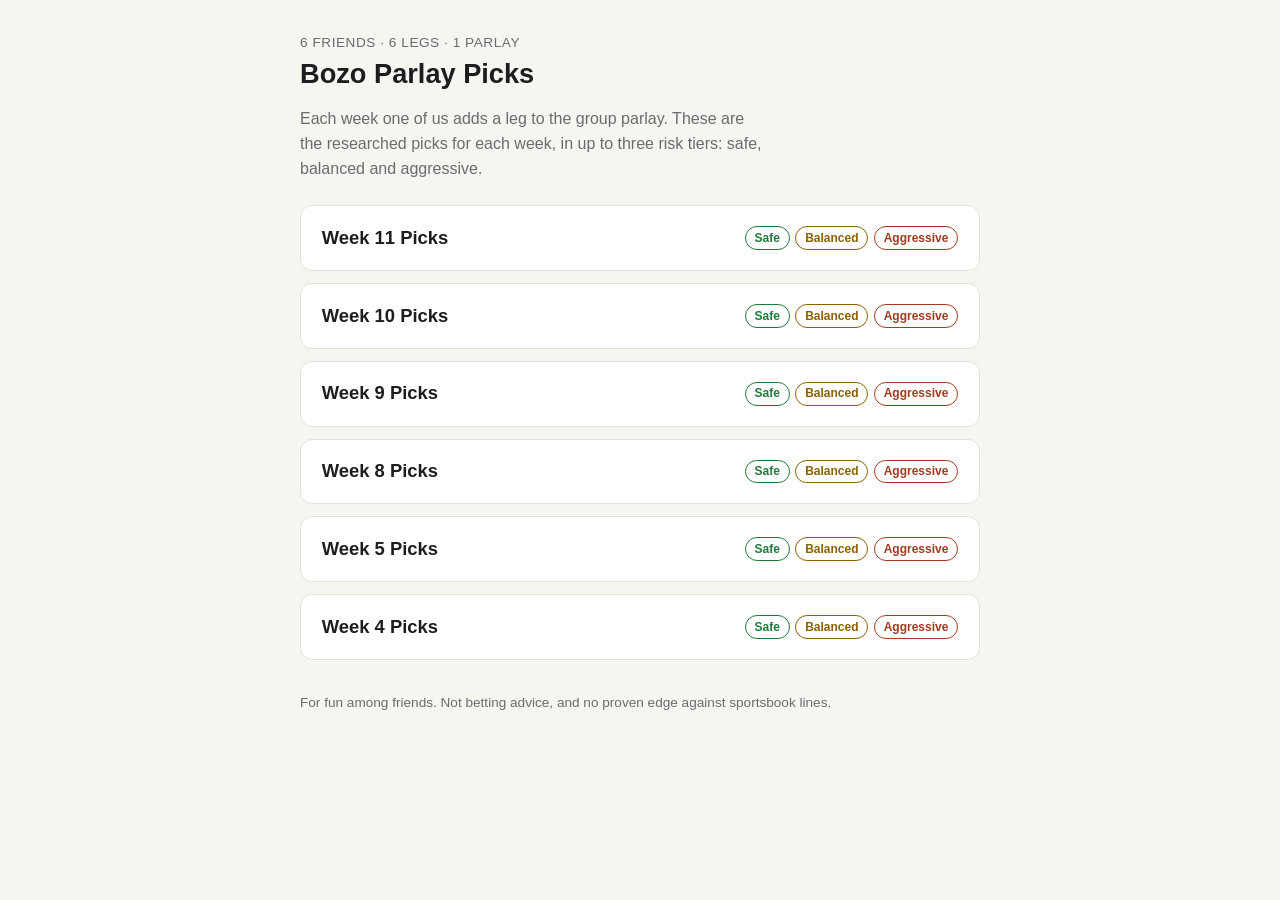
<file: index.html>
<!DOCTYPE html>
<html lang="en">
<head>
<meta charset="utf-8">
<meta name="viewport" content="width=device-width, initial-scale=1">
<title>Bozo Parlay Picks</title>
<link rel="stylesheet" href="style.css">
</head>
<body>
<main>
<header>
<p class="eyebrow">6 friends · 6 legs · 1 parlay</p>
<h1>Bozo Parlay Picks</h1>
<p class="lede">Each week one of us adds a leg to the group parlay. These are the researched picks for each week,
in up to three risk tiers: safe, balanced and aggressive.</p>
</header>
<div class="weeks"><a class="week-card" href="week-11.html"><span class="week-title">Week 11 Picks</span><span class="chips"><span class="chip tier-safe">Safe</span><span class="chip tier-balanced">Balanced</span><span class="chip tier-aggressive">Aggressive</span></span></a>
<a class="week-card" href="week-10.html"><span class="week-title">Week 10 Picks</span><span class="chips"><span class="chip tier-safe">Safe</span><span class="chip tier-balanced">Balanced</span><span class="chip tier-aggressive">Aggressive</span></span></a>
<a class="week-card" href="week-9.html"><span class="week-title">Week 9 Picks</span><span class="chips"><span class="chip tier-safe">Safe</span><span class="chip tier-balanced">Balanced</span><span class="chip tier-aggressive">Aggressive</span></span></a>
<a class="week-card" href="week-8.html"><span class="week-title">Week 8 Picks</span><span class="chips"><span class="chip tier-safe">Safe</span><span class="chip tier-balanced">Balanced</span><span class="chip tier-aggressive">Aggressive</span></span></a>
<a class="week-card" href="week-5.html"><span class="week-title">Week 5 Picks</span><span class="chips"><span class="chip tier-safe">Safe</span><span class="chip tier-balanced">Balanced</span><span class="chip tier-aggressive">Aggressive</span></span></a>
<a class="week-card" href="week-4.html"><span class="week-title">Week 4 Picks</span><span class="chips"><span class="chip tier-safe">Safe</span><span class="chip tier-balanced">Balanced</span><span class="chip tier-aggressive">Aggressive</span></span></a></div>
<footer>For fun among friends. Not betting advice, and no proven edge against sportsbook lines.</footer>
</main>
</body>
</html>
</file>
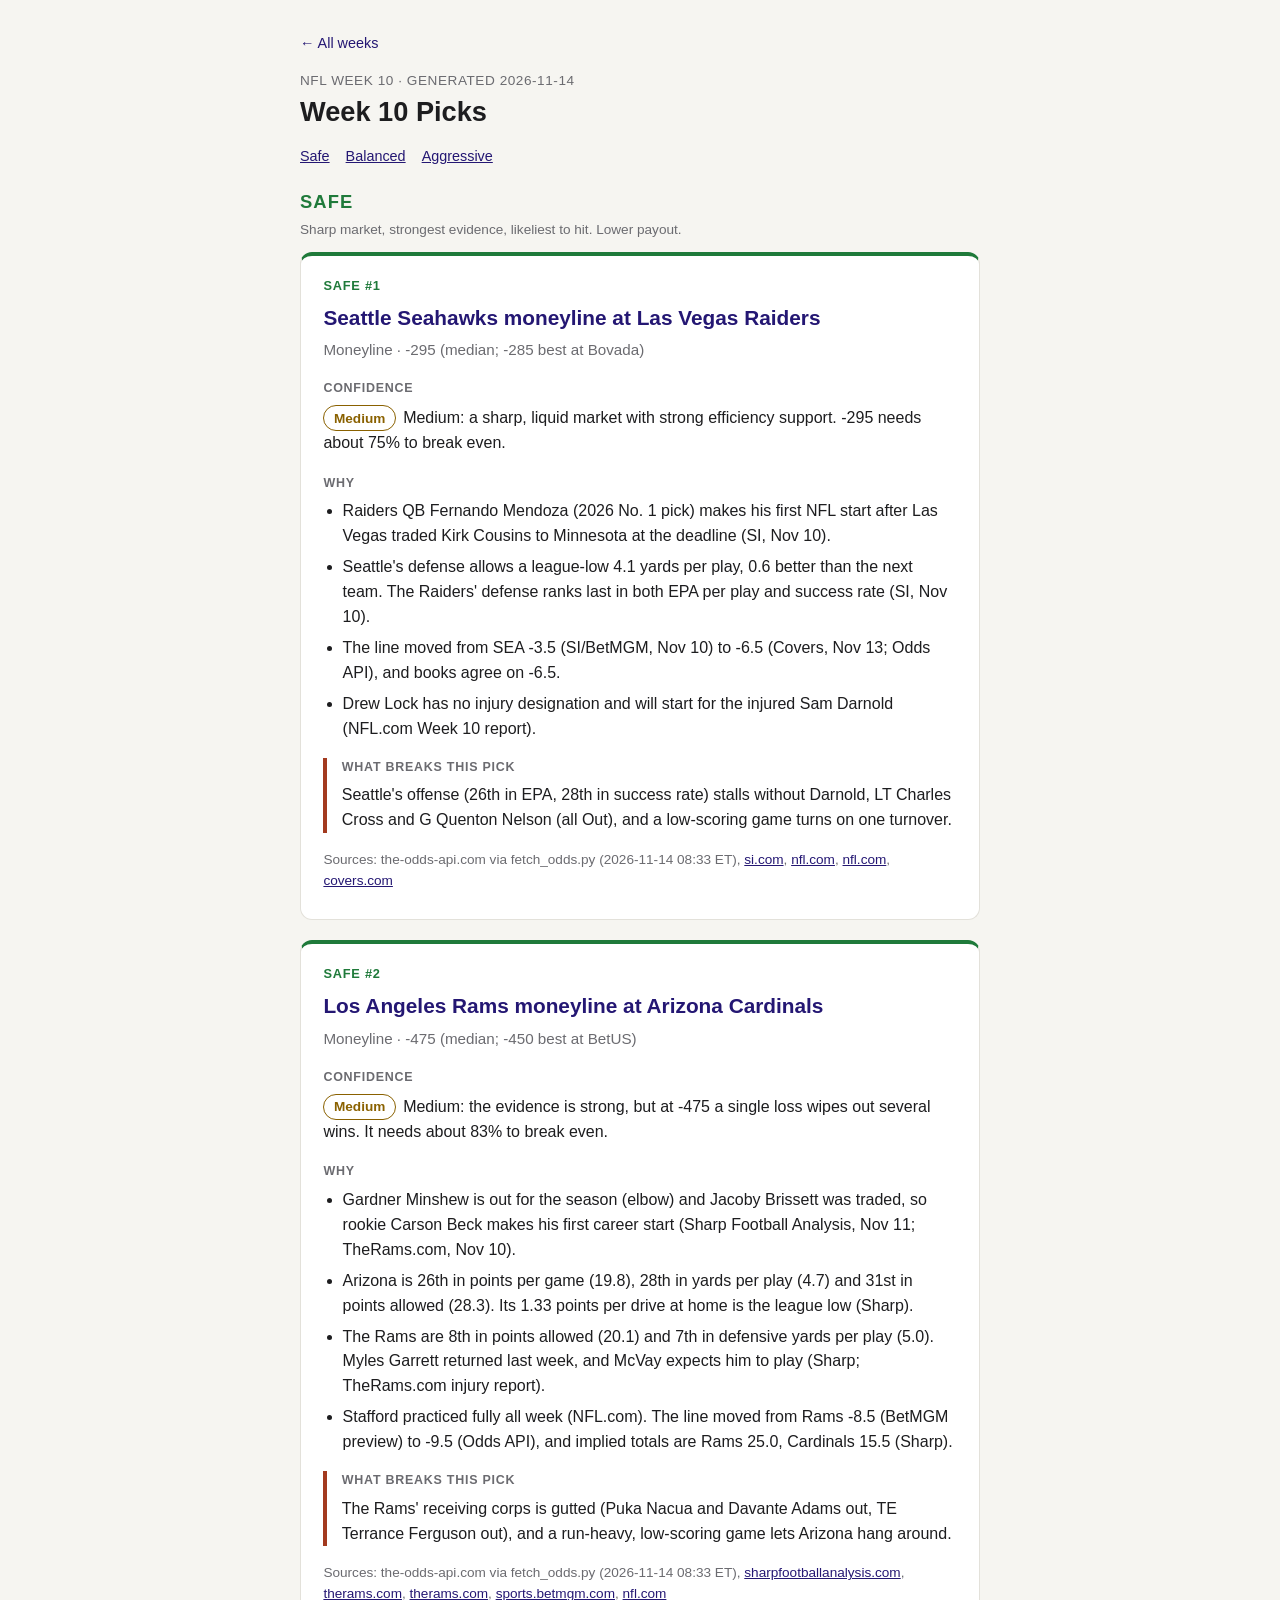
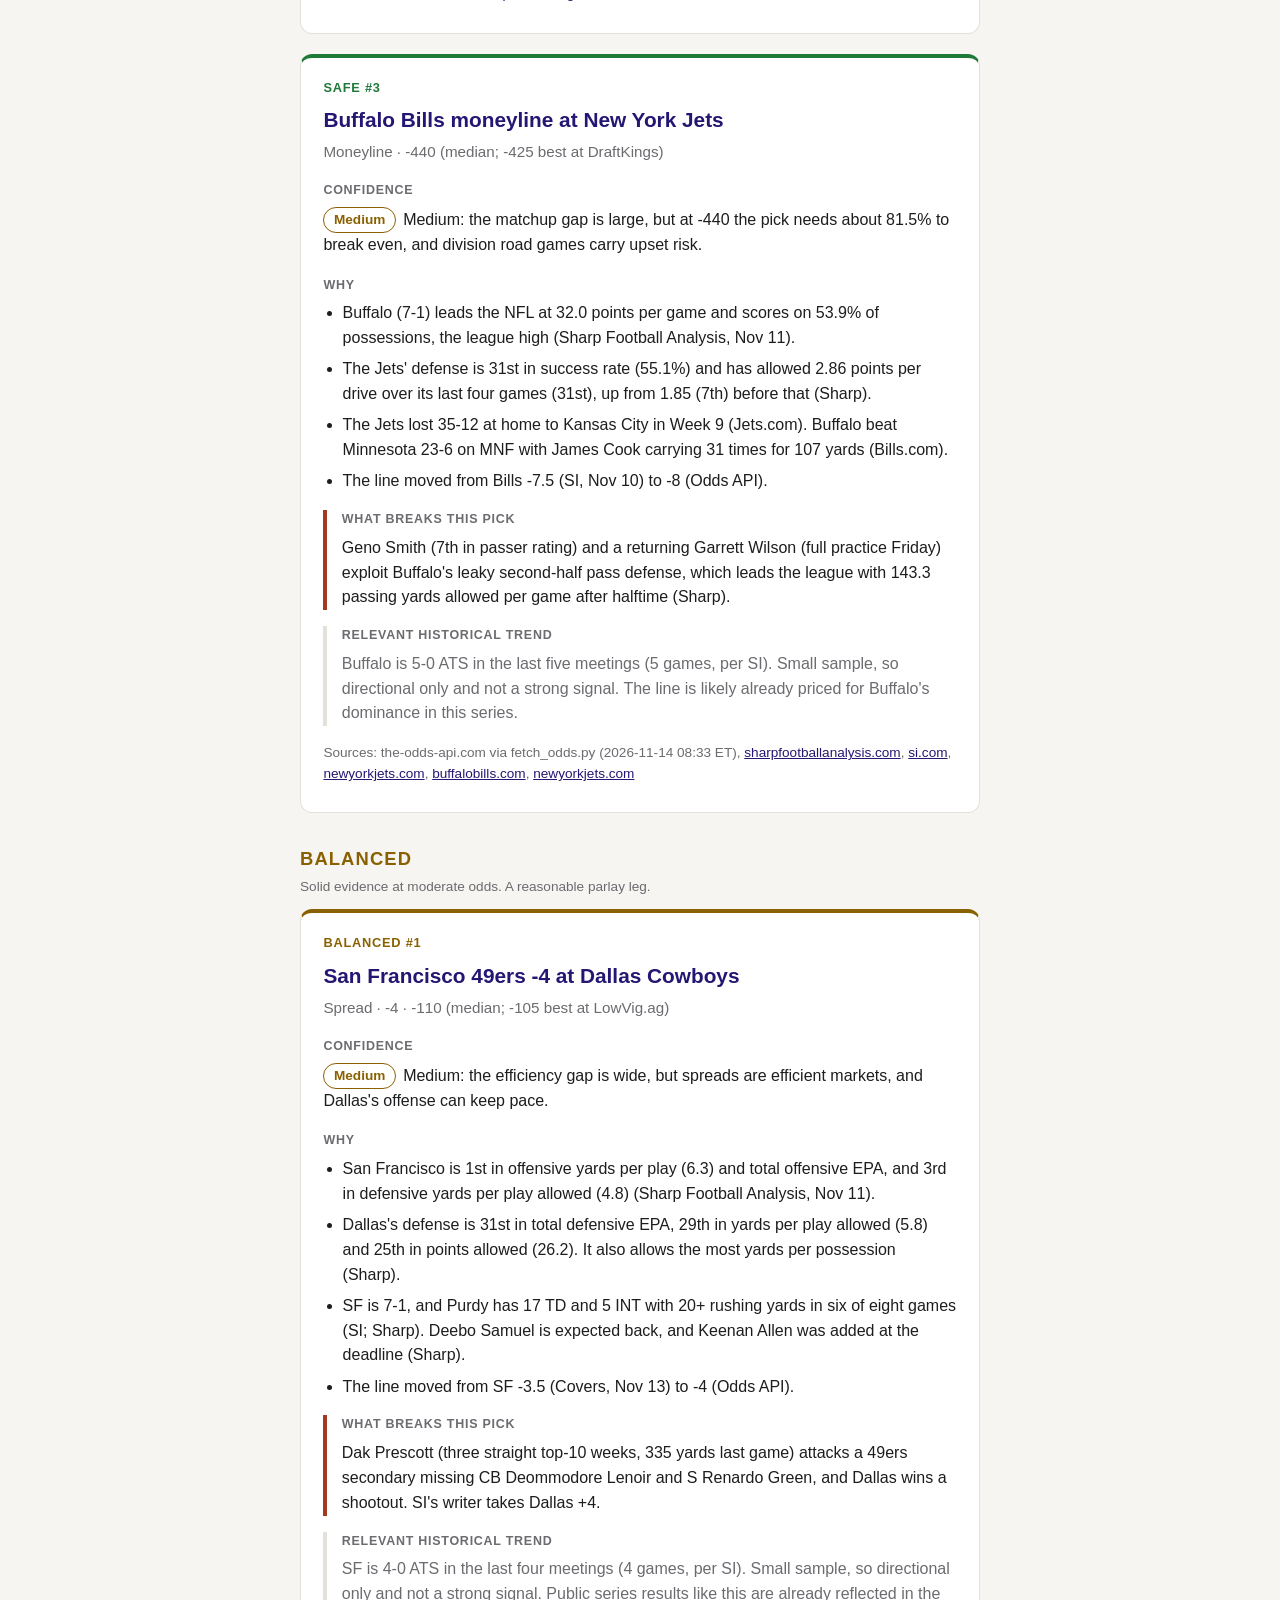
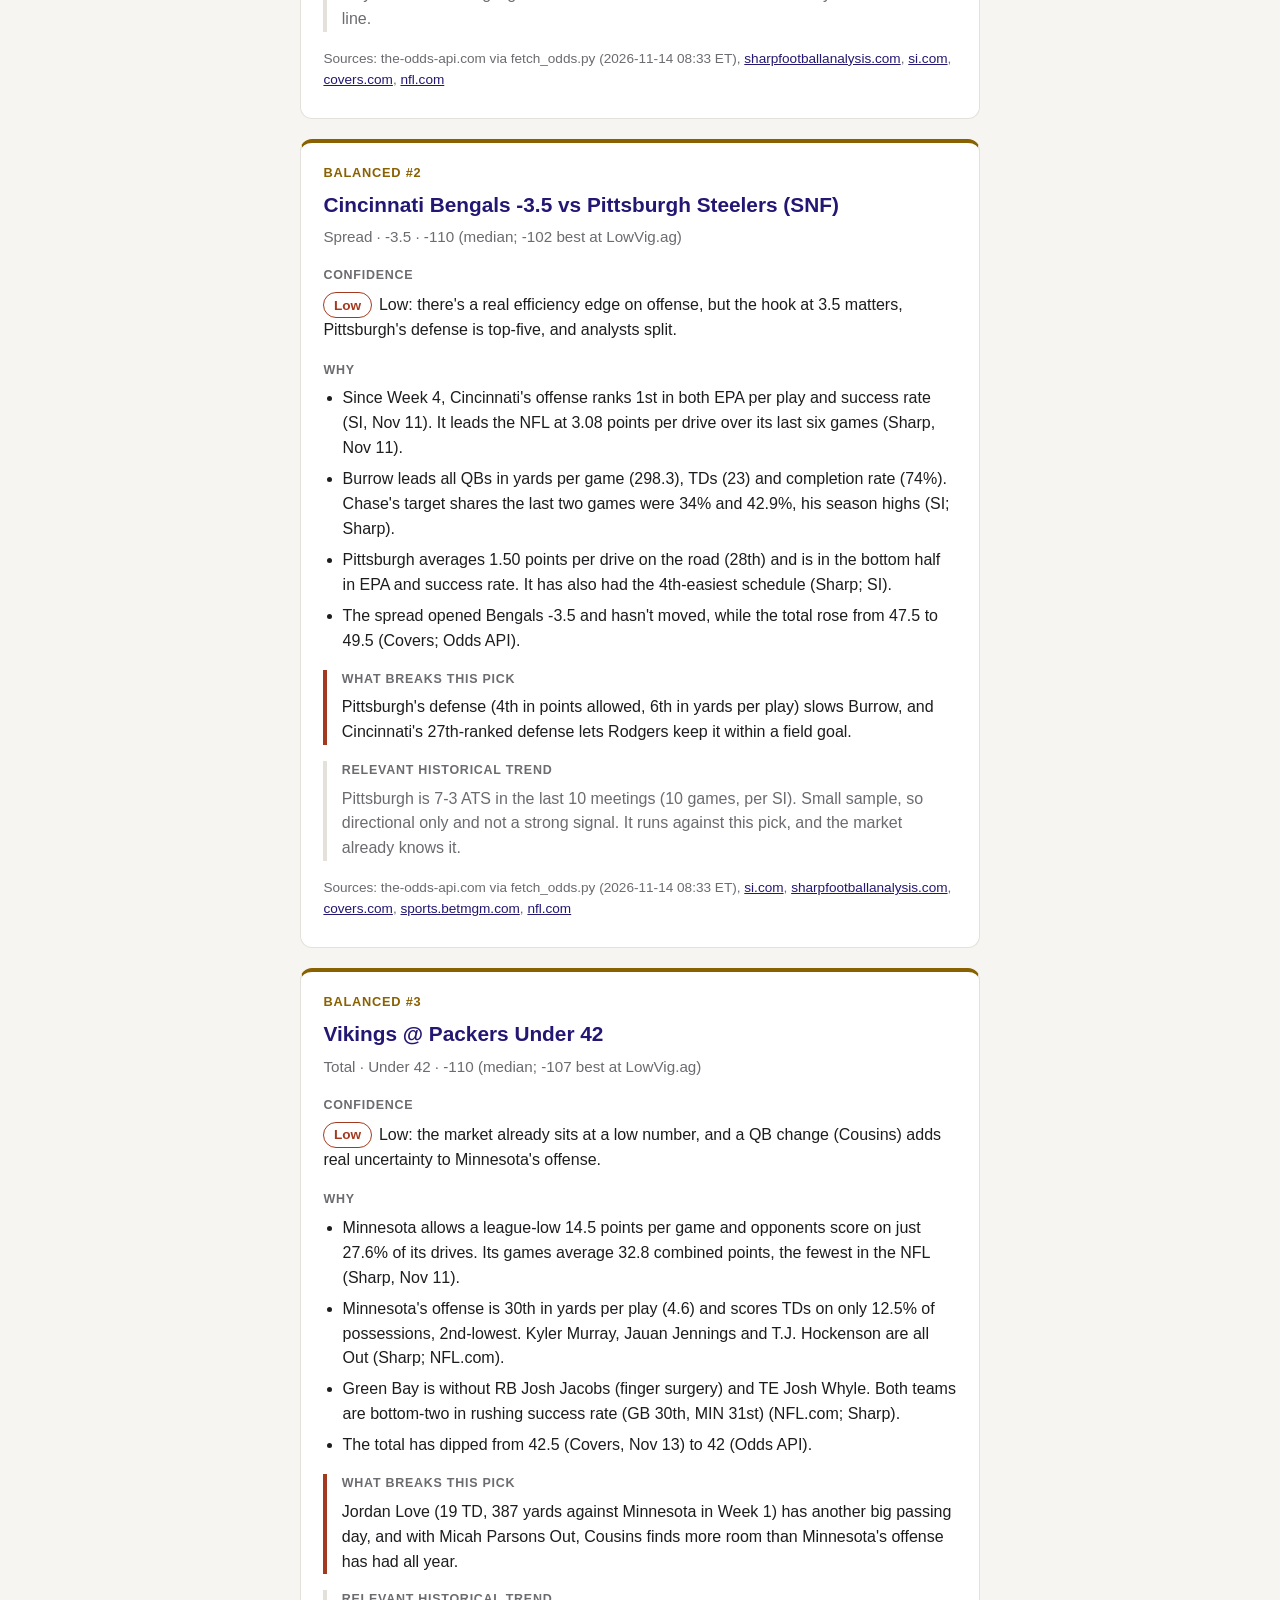
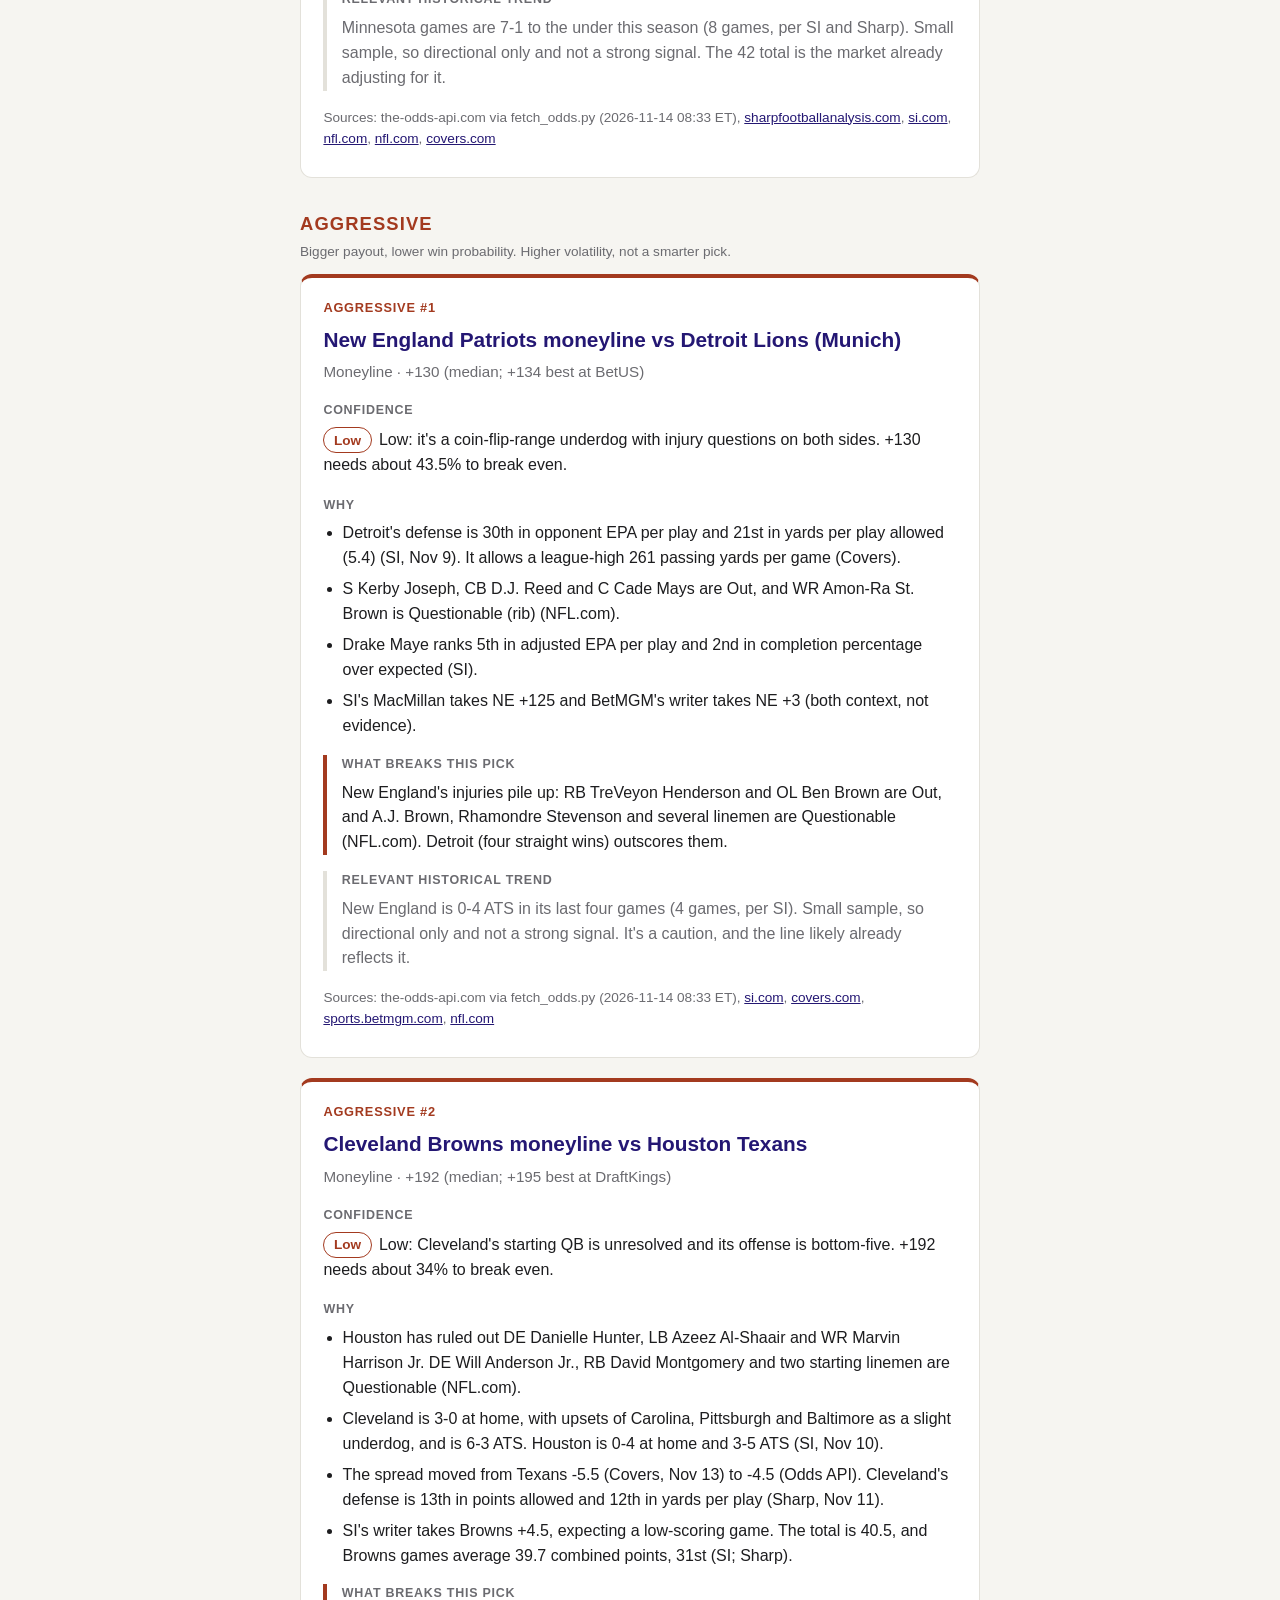
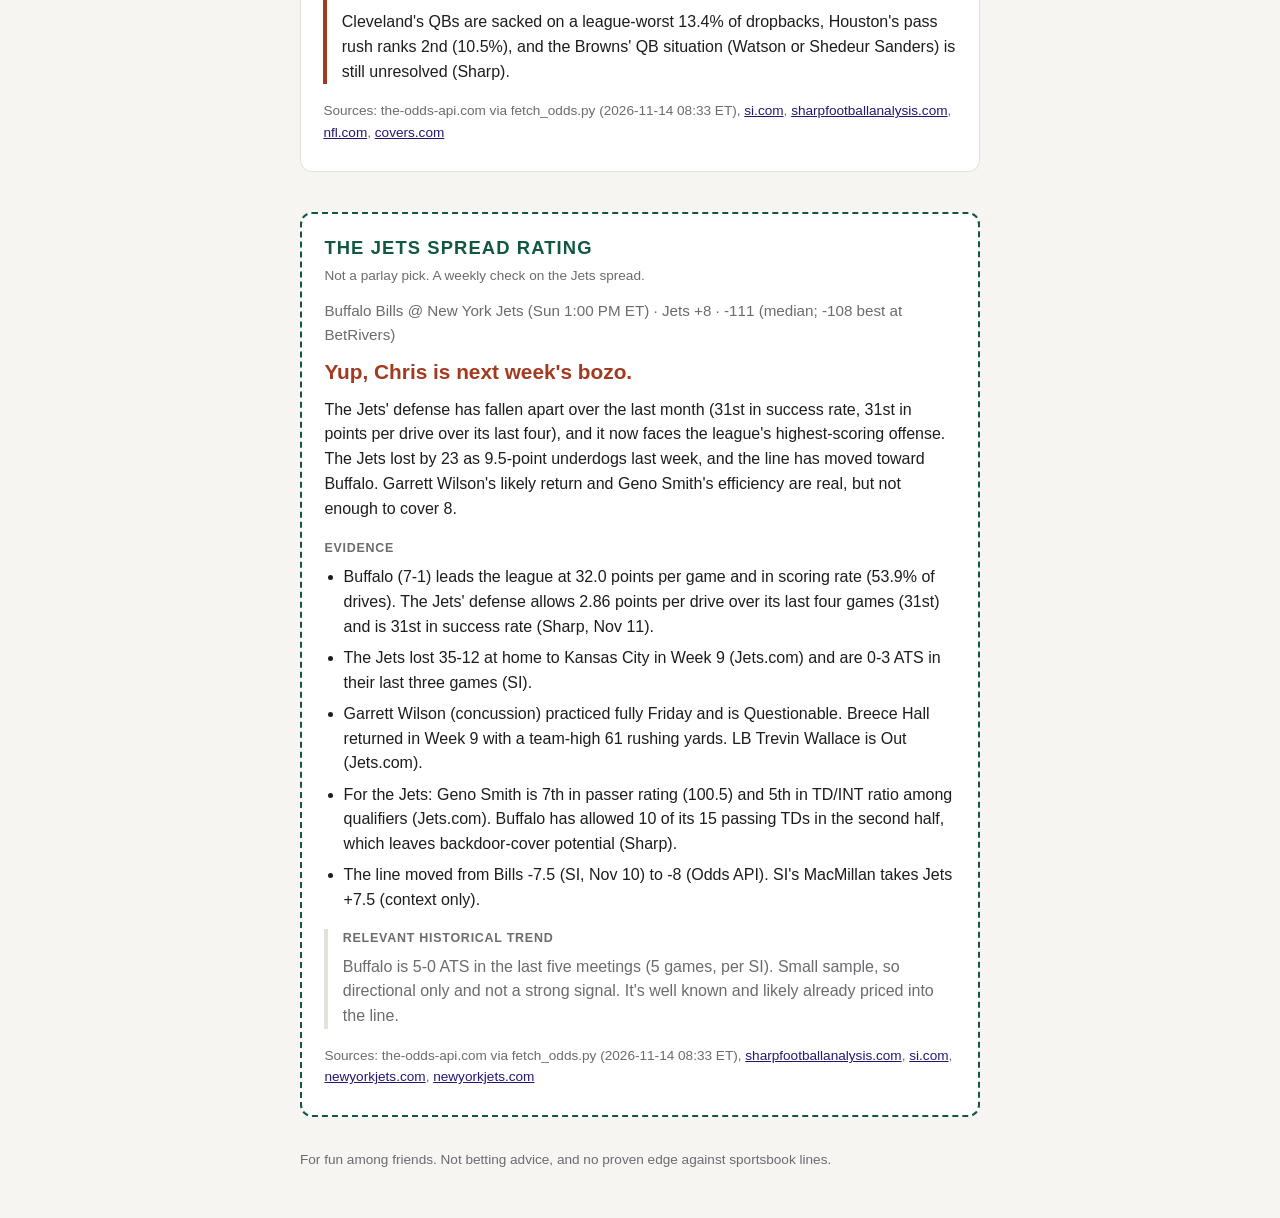
<file: week-10.html>
<!DOCTYPE html>
<html lang="en">
<head>
<meta charset="utf-8">
<meta name="viewport" content="width=device-width, initial-scale=1">
<title>Week 10 Picks · Bozo Parlay Picks</title>
<link rel="stylesheet" href="style.css">
</head>
<body>
<main>
<header>
<p class="crumbs"><a href="index.html">&larr; All weeks</a></p>
<p class="eyebrow">NFL Week 10 · Generated 2026-11-14</p>
<h1>Week 10 Picks</h1>
<nav class="tiers"><a href="#tier-safe">Safe</a><a href="#tier-balanced">Balanced</a><a href="#tier-aggressive">Aggressive</a></nav>
</header>
<div class="tier-group" id="tier-safe">
<h2 class="tier-heading tier-safe">Safe <span class="tier-blurb">Sharp market, strongest evidence, likeliest to hit. Lower payout.</span></h2>
<section class="card tier-safe">
<p class="tier-label">Safe #1</p>
<p class="pick">Seattle Seahawks moneyline at Las Vegas Raiders</p>
<p class="meta">Moneyline · -295 (median; -285 best at Bovada)</p>
<h3>Confidence</h3>
<p><span class="badge conf-medium">Medium</span>Medium: a sharp, liquid market with strong efficiency support. -295 needs about 75% to break even.</p>
<h3>Why</h3><ul><li>Raiders QB Fernando Mendoza (2026 No. 1 pick) makes his first NFL start after Las Vegas traded Kirk Cousins to Minnesota at the deadline (SI, Nov 10).</li><li>Seattle&#x27;s defense allows a league-low 4.1 yards per play, 0.6 better than the next team. The Raiders&#x27; defense ranks last in both EPA per play and success rate (SI, Nov 10).</li><li>The line moved from SEA -3.5 (SI/BetMGM, Nov 10) to -6.5 (Covers, Nov 13; Odds API), and books agree on -6.5.</li><li>Drew Lock has no injury designation and will start for the injured Sam Darnold (NFL.com Week 10 report).</li></ul>
<div class="risk"><h3>What breaks this pick</h3><p>Seattle&#x27;s offense (26th in EPA, 28th in success rate) stalls without Darnold, LT Charles Cross and G Quenton Nelson (all Out), and a low-scoring game turns on one turnover.</p></div>
<p class="sources">Sources: the-odds-api.com via fetch_odds.py (2026-11-14 08:33 ET), <a href="https://www.si.com/betting/seahawks-vs-raiders-prediction-odds-spread-injuries-trends-for-nfl-week-10-2026">si.com</a>, <a href="https://www.nfl.com/injuries/league/2026/reg10">nfl.com</a>, <a href="https://www.nfl.com/news/nfl-week-10-injury-report-2026-season">nfl.com</a>, <a href="https://www.covers.com/nfl/week-10-odds-opening-lines-2026">covers.com</a></p>
</section>
<section class="card tier-safe">
<p class="tier-label">Safe #2</p>
<p class="pick">Los Angeles Rams moneyline at Arizona Cardinals</p>
<p class="meta">Moneyline · -475 (median; -450 best at BetUS)</p>
<h3>Confidence</h3>
<p><span class="badge conf-medium">Medium</span>Medium: the evidence is strong, but at -475 a single loss wipes out several wins. It needs about 83% to break even.</p>
<h3>Why</h3><ul><li>Gardner Minshew is out for the season (elbow) and Jacoby Brissett was traded, so rookie Carson Beck makes his first career start (Sharp Football Analysis, Nov 11; TheRams.com, Nov 10).</li><li>Arizona is 26th in points per game (19.8), 28th in yards per play (4.7) and 31st in points allowed (28.3). Its 1.33 points per drive at home is the league low (Sharp).</li><li>The Rams are 8th in points allowed (20.1) and 7th in defensive yards per play (5.0). Myles Garrett returned last week, and McVay expects him to play (Sharp; TheRams.com injury report).</li><li>Stafford practiced fully all week (NFL.com). The line moved from Rams -8.5 (BetMGM preview) to -9.5 (Odds API), and implied totals are Rams 25.0, Cardinals 15.5 (Sharp).</li></ul>
<div class="risk"><h3>What breaks this pick</h3><p>The Rams&#x27; receiving corps is gutted (Puka Nacua and Davante Adams out, TE Terrance Ferguson out), and a run-heavy, low-scoring game lets Arizona hang around.</p></div>
<p class="sources">Sources: the-odds-api.com via fetch_odds.py (2026-11-14 08:33 ET), <a href="https://www.sharpfootballanalysis.com/fantasy/rams-cardinals-week-10-fantasy-football-preview-nfl-worksheet-rich-hribar-2026/amp/">sharpfootballanalysis.com</a>, <a href="https://www.therams.com/news/first-look-rams-take-on-cardinals-in-arizona-in-week-10-riding-three-game-win-streak">therams.com</a>, <a href="https://www.therams.com/news/rams-injury-report-week-10-2026-at-cardinals-trent-mcduffie-steve-avila">therams.com</a>, <a href="https://sports.betmgm.com/en/blog/nfl/cardinals-vs-rams-prediction-odds-picks-week-10-2026-bm16/">sports.betmgm.com</a>, <a href="https://www.nfl.com/injuries/league/2026/reg10">nfl.com</a></p>
</section>
<section class="card tier-safe">
<p class="tier-label">Safe #3</p>
<p class="pick">Buffalo Bills moneyline at New York Jets</p>
<p class="meta">Moneyline · -440 (median; -425 best at DraftKings)</p>
<h3>Confidence</h3>
<p><span class="badge conf-medium">Medium</span>Medium: the matchup gap is large, but at -440 the pick needs about 81.5% to break even, and division road games carry upset risk.</p>
<h3>Why</h3><ul><li>Buffalo (7-1) leads the NFL at 32.0 points per game and scores on 53.9% of possessions, the league high (Sharp Football Analysis, Nov 11).</li><li>The Jets&#x27; defense is 31st in success rate (55.1%) and has allowed 2.86 points per drive over its last four games (31st), up from 1.85 (7th) before that (Sharp).</li><li>The Jets lost 35-12 at home to Kansas City in Week 9 (Jets.com). Buffalo beat Minnesota 23-6 on MNF with James Cook carrying 31 times for 107 yards (Bills.com).</li><li>The line moved from Bills -7.5 (SI, Nov 10) to -8 (Odds API).</li></ul>
<div class="risk"><h3>What breaks this pick</h3><p>Geno Smith (7th in passer rating) and a returning Garrett Wilson (full practice Friday) exploit Buffalo&#x27;s leaky second-half pass defense, which leads the league with 143.3 passing yards allowed per game after halftime (Sharp).</p></div>
<div class="trend"><h3>Relevant historical trend</h3><p>Buffalo is 5-0 ATS in the last five meetings (5 games, per SI). Small sample, so directional only and not a strong signal. The line is likely already priced for Buffalo&#x27;s dominance in this series.</p></div>
<p class="sources">Sources: the-odds-api.com via fetch_odds.py (2026-11-14 08:33 ET), <a href="https://www.sharpfootballanalysis.com/fantasy/bills-jets-week-10-fantasy-football-preview-nfl-worksheet-rich-hribar-2026/amp/">sharpfootballanalysis.com</a>, <a href="https://www.si.com/betting/bills-vs-jets-prediction-odds-spread-injuries-trends-for-nfl-week-10-01m71kvg2c1j">si.com</a>, <a href="https://www.newyorkjets.com/news/jets-host-bills-in-week-10-afc-east-clash-11-11-2026">newyorkjets.com</a>, <a href="https://buffalobills.com/news/bills-23-vikings-6-final-score-recap-highlights">buffalobills.com</a>, <a href="https://www.newyorkjets.com/news/jets-injury-report-week-10-vs-bills-friday-11-13-2026">newyorkjets.com</a></p>
</section>
</div>
<div class="tier-group" id="tier-balanced">
<h2 class="tier-heading tier-balanced">Balanced <span class="tier-blurb">Solid evidence at moderate odds. A reasonable parlay leg.</span></h2>
<section class="card tier-balanced">
<p class="tier-label">Balanced #1</p>
<p class="pick">San Francisco 49ers -4 at Dallas Cowboys</p>
<p class="meta">Spread · -4 · -110 (median; -105 best at LowVig.ag)</p>
<h3>Confidence</h3>
<p><span class="badge conf-medium">Medium</span>Medium: the efficiency gap is wide, but spreads are efficient markets, and Dallas&#x27;s offense can keep pace.</p>
<h3>Why</h3><ul><li>San Francisco is 1st in offensive yards per play (6.3) and total offensive EPA, and 3rd in defensive yards per play allowed (4.8) (Sharp Football Analysis, Nov 11).</li><li>Dallas&#x27;s defense is 31st in total defensive EPA, 29th in yards per play allowed (5.8) and 25th in points allowed (26.2). It also allows the most yards per possession (Sharp).</li><li>SF is 7-1, and Purdy has 17 TD and 5 INT with 20+ rushing yards in six of eight games (SI; Sharp). Deebo Samuel is expected back, and Keenan Allen was added at the deadline (Sharp).</li><li>The line moved from SF -3.5 (Covers, Nov 13) to -4 (Odds API).</li></ul>
<div class="risk"><h3>What breaks this pick</h3><p>Dak Prescott (three straight top-10 weeks, 335 yards last game) attacks a 49ers secondary missing CB Deommodore Lenoir and S Renardo Green, and Dallas wins a shootout. SI&#x27;s writer takes Dallas +4.</p></div>
<div class="trend"><h3>Relevant historical trend</h3><p>SF is 4-0 ATS in the last four meetings (4 games, per SI). Small sample, so directional only and not a strong signal. Public series results like this are already reflected in the line.</p></div>
<p class="sources">Sources: the-odds-api.com via fetch_odds.py (2026-11-14 08:33 ET), <a href="https://www.sharpfootballanalysis.com/fantasy/49ers-cowboys-week-10-fantasy-football-preview-nfl-worksheet-rich-hribar-2026/amp/">sharpfootballanalysis.com</a>, <a href="https://www.si.com/betting/49ers-vs-cowboys-prediction-odds-spread-injuries-trends-for-nfl-week-10-2026">si.com</a>, <a href="https://www.covers.com/nfl/week-10-odds-opening-lines-2026">covers.com</a>, <a href="https://www.nfl.com/news/nfl-week-10-injury-report-2026-season">nfl.com</a></p>
</section>
<section class="card tier-balanced">
<p class="tier-label">Balanced #2</p>
<p class="pick">Cincinnati Bengals -3.5 vs Pittsburgh Steelers (SNF)</p>
<p class="meta">Spread · -3.5 · -110 (median; -102 best at LowVig.ag)</p>
<h3>Confidence</h3>
<p><span class="badge conf-low">Low</span>Low: there&#x27;s a real efficiency edge on offense, but the hook at 3.5 matters, Pittsburgh&#x27;s defense is top-five, and analysts split.</p>
<h3>Why</h3><ul><li>Since Week 4, Cincinnati&#x27;s offense ranks 1st in both EPA per play and success rate (SI, Nov 11). It leads the NFL at 3.08 points per drive over its last six games (Sharp, Nov 11).</li><li>Burrow leads all QBs in yards per game (298.3), TDs (23) and completion rate (74%). Chase&#x27;s target shares the last two games were 34% and 42.9%, his season highs (SI; Sharp).</li><li>Pittsburgh averages 1.50 points per drive on the road (28th) and is in the bottom half in EPA and success rate. It has also had the 4th-easiest schedule (Sharp; SI).</li><li>The spread opened Bengals -3.5 and hasn&#x27;t moved, while the total rose from 47.5 to 49.5 (Covers; Odds API).</li></ul>
<div class="risk"><h3>What breaks this pick</h3><p>Pittsburgh&#x27;s defense (4th in points allowed, 6th in yards per play) slows Burrow, and Cincinnati&#x27;s 27th-ranked defense lets Rodgers keep it within a field goal.</p></div>
<div class="trend"><h3>Relevant historical trend</h3><p>Pittsburgh is 7-3 ATS in the last 10 meetings (10 games, per SI). Small sample, so directional only and not a strong signal. It runs against this pick, and the market already knows it.</p></div>
<p class="sources">Sources: the-odds-api.com via fetch_odds.py (2026-11-14 08:33 ET), <a href="https://www.si.com/betting/steelers-vs-bengals-prediction-odds-spread-injuries-trends-for-nfl-week-10-01m7414skcz7">si.com</a>, <a href="https://www.sharpfootballanalysis.com/fantasy/steelers-bengals-week-10-fantasy-football-preview-nfl-worksheet-rich-hribar-2026/amp/">sharpfootballanalysis.com</a>, <a href="https://www.covers.com/nfl/week-10-odds-opening-lines-2026">covers.com</a>, <a href="https://sports.betmgm.com/en/blog/nfl/bengals-vs-steelers-prediction-odds-picks-week-10-snf-2026-bm16/">sports.betmgm.com</a>, <a href="https://www.nfl.com/injuries/league/2026/reg10">nfl.com</a></p>
</section>
<section class="card tier-balanced">
<p class="tier-label">Balanced #3</p>
<p class="pick">Vikings @ Packers Under 42</p>
<p class="meta">Total · Under 42 · -110 (median; -107 best at LowVig.ag)</p>
<h3>Confidence</h3>
<p><span class="badge conf-low">Low</span>Low: the market already sits at a low number, and a QB change (Cousins) adds real uncertainty to Minnesota&#x27;s offense.</p>
<h3>Why</h3><ul><li>Minnesota allows a league-low 14.5 points per game and opponents score on just 27.6% of its drives. Its games average 32.8 combined points, the fewest in the NFL (Sharp, Nov 11).</li><li>Minnesota&#x27;s offense is 30th in yards per play (4.6) and scores TDs on only 12.5% of possessions, 2nd-lowest. Kyler Murray, Jauan Jennings and T.J. Hockenson are all Out (Sharp; NFL.com).</li><li>Green Bay is without RB Josh Jacobs (finger surgery) and TE Josh Whyle. Both teams are bottom-two in rushing success rate (GB 30th, MIN 31st) (NFL.com; Sharp).</li><li>The total has dipped from 42.5 (Covers, Nov 13) to 42 (Odds API).</li></ul>
<div class="risk"><h3>What breaks this pick</h3><p>Jordan Love (19 TD, 387 yards against Minnesota in Week 1) has another big passing day, and with Micah Parsons Out, Cousins finds more room than Minnesota&#x27;s offense has had all year.</p></div>
<div class="trend"><h3>Relevant historical trend</h3><p>Minnesota games are 7-1 to the under this season (8 games, per SI and Sharp). Small sample, so directional only and not a strong signal. The 42 total is the market already adjusting for it.</p></div>
<p class="sources">Sources: the-odds-api.com via fetch_odds.py (2026-11-14 08:33 ET), <a href="https://www.sharpfootballanalysis.com/fantasy/vikings-packers-week-10-fantasy-football-preview-nfl-worksheet-rich-hribar-2026/amp/">sharpfootballanalysis.com</a>, <a href="https://www.si.com/betting/vikings-vs-packers-prediction-odds-spread-injuries-trends-for-nfl-week-10-01m71j8tb8kc">si.com</a>, <a href="https://www.nfl.com/injuries/league/2026/reg10">nfl.com</a>, <a href="https://www.nfl.com/news/vikings-wont-commit-to-kirk-cousins-starting-packers">nfl.com</a>, <a href="https://www.covers.com/nfl/week-10-odds-opening-lines-2026">covers.com</a></p>
</section>
</div>
<div class="tier-group" id="tier-aggressive">
<h2 class="tier-heading tier-aggressive">Aggressive <span class="tier-blurb">Bigger payout, lower win probability. Higher volatility, not a smarter pick.</span></h2>
<section class="card tier-aggressive">
<p class="tier-label">Aggressive #1</p>
<p class="pick">New England Patriots moneyline vs Detroit Lions (Munich)</p>
<p class="meta">Moneyline · +130 (median; +134 best at BetUS)</p>
<h3>Confidence</h3>
<p><span class="badge conf-low">Low</span>Low: it&#x27;s a coin-flip-range underdog with injury questions on both sides. +130 needs about 43.5% to break even.</p>
<h3>Why</h3><ul><li>Detroit&#x27;s defense is 30th in opponent EPA per play and 21st in yards per play allowed (5.4) (SI, Nov 9). It allows a league-high 261 passing yards per game (Covers).</li><li>S Kerby Joseph, CB D.J. Reed and C Cade Mays are Out, and WR Amon-Ra St. Brown is Questionable (rib) (NFL.com).</li><li>Drake Maye ranks 5th in adjusted EPA per play and 2nd in completion percentage over expected (SI).</li><li>SI&#x27;s MacMillan takes NE +125 and BetMGM&#x27;s writer takes NE +3 (both context, not evidence).</li></ul>
<div class="risk"><h3>What breaks this pick</h3><p>New England&#x27;s injuries pile up: RB TreVeyon Henderson and OL Ben Brown are Out, and A.J. Brown, Rhamondre Stevenson and several linemen are Questionable (NFL.com). Detroit (four straight wins) outscores them.</p></div>
<div class="trend"><h3>Relevant historical trend</h3><p>New England is 0-4 ATS in its last four games (4 games, per SI). Small sample, so directional only and not a strong signal. It&#x27;s a caution, and the line likely already reflects it.</p></div>
<p class="sources">Sources: the-odds-api.com via fetch_odds.py (2026-11-14 08:33 ET), <a href="https://www.si.com/betting/patriots-vs-lions-prediction-odds-spread-injuries-trends-for-nfl-week-10-2026">si.com</a>, <a href="https://www.covers.com/nfl/patriots-vs-lions-prediction-picks-odds-early-leans-week-10-2026">covers.com</a>, <a href="https://sports.betmgm.com/en/blog/nfl/lions-vs-patriots-prediction-odds-picks-week-10-2026-bm16/">sports.betmgm.com</a>, <a href="https://www.nfl.com/news/nfl-week-10-injury-report-2026-season">nfl.com</a></p>
</section>
<section class="card tier-aggressive">
<p class="tier-label">Aggressive #2</p>
<p class="pick">Cleveland Browns moneyline vs Houston Texans</p>
<p class="meta">Moneyline · +192 (median; +195 best at DraftKings)</p>
<h3>Confidence</h3>
<p><span class="badge conf-low">Low</span>Low: Cleveland&#x27;s starting QB is unresolved and its offense is bottom-five. +192 needs about 34% to break even.</p>
<h3>Why</h3><ul><li>Houston has ruled out DE Danielle Hunter, LB Azeez Al-Shaair and WR Marvin Harrison Jr. DE Will Anderson Jr., RB David Montgomery and two starting linemen are Questionable (NFL.com).</li><li>Cleveland is 3-0 at home, with upsets of Carolina, Pittsburgh and Baltimore as a slight underdog, and is 6-3 ATS. Houston is 0-4 at home and 3-5 ATS (SI, Nov 10).</li><li>The spread moved from Texans -5.5 (Covers, Nov 13) to -4.5 (Odds API). Cleveland&#x27;s defense is 13th in points allowed and 12th in yards per play (Sharp, Nov 11).</li><li>SI&#x27;s writer takes Browns +4.5, expecting a low-scoring game. The total is 40.5, and Browns games average 39.7 combined points, 31st (SI; Sharp).</li></ul>
<div class="risk"><h3>What breaks this pick</h3><p>Cleveland&#x27;s QBs are sacked on a league-worst 13.4% of dropbacks, Houston&#x27;s pass rush ranks 2nd (10.5%), and the Browns&#x27; QB situation (Watson or Shedeur Sanders) is still unresolved (Sharp).</p></div>
<p class="sources">Sources: the-odds-api.com via fetch_odds.py (2026-11-14 08:33 ET), <a href="https://www.si.com/betting/texans-vs-browns-prediction-odds-spread-injuries-trends-for-nfl-week-10-2026">si.com</a>, <a href="https://www.sharpfootballanalysis.com/fantasy/texans-browns-week-10-fantasy-football-preview-nfl-worksheet-rich-hribar-2026/amp/">sharpfootballanalysis.com</a>, <a href="https://www.nfl.com/news/nfl-week-10-injury-report-2026-season">nfl.com</a>, <a href="https://www.covers.com/nfl/week-10-odds-opening-lines-2026">covers.com</a></p>
</section>
</div>
<section class="jets">
<h2>The Jets Spread Rating</h2>
<p class="jets-note">Not a parlay pick. A weekly check on the Jets spread.</p>
<p class="meta">Buffalo Bills @ New York Jets (Sun 1:00 PM ET) · Jets +8 · -111 (median; -108 best at BetRivers)</p>
<p class="jets-rating jets-level-2">Yup, Chris is next week&#x27;s bozo.</p>
<p>The Jets&#x27; defense has fallen apart over the last month (31st in success rate, 31st in points per drive over its last four), and it now faces the league&#x27;s highest-scoring offense. The Jets lost by 23 as 9.5-point underdogs last week, and the line has moved toward Buffalo. Garrett Wilson&#x27;s likely return and Geno Smith&#x27;s efficiency are real, but not enough to cover 8.</p>
<h3>Evidence</h3><ul><li>Buffalo (7-1) leads the league at 32.0 points per game and in scoring rate (53.9% of drives). The Jets&#x27; defense allows 2.86 points per drive over its last four games (31st) and is 31st in success rate (Sharp, Nov 11).</li><li>The Jets lost 35-12 at home to Kansas City in Week 9 (Jets.com) and are 0-3 ATS in their last three games (SI).</li><li>Garrett Wilson (concussion) practiced fully Friday and is Questionable. Breece Hall returned in Week 9 with a team-high 61 rushing yards. LB Trevin Wallace is Out (Jets.com).</li><li>For the Jets: Geno Smith is 7th in passer rating (100.5) and 5th in TD/INT ratio among qualifiers (Jets.com). Buffalo has allowed 10 of its 15 passing TDs in the second half, which leaves backdoor-cover potential (Sharp).</li><li>The line moved from Bills -7.5 (SI, Nov 10) to -8 (Odds API). SI&#x27;s MacMillan takes Jets +7.5 (context only).</li></ul>
<div class="trend"><h3>Relevant historical trend</h3><p>Buffalo is 5-0 ATS in the last five meetings (5 games, per SI). Small sample, so directional only and not a strong signal. It&#x27;s well known and likely already priced into the line.</p></div>
<p class="sources">Sources: the-odds-api.com via fetch_odds.py (2026-11-14 08:33 ET), <a href="https://www.sharpfootballanalysis.com/fantasy/bills-jets-week-10-fantasy-football-preview-nfl-worksheet-rich-hribar-2026/amp/">sharpfootballanalysis.com</a>, <a href="https://www.si.com/betting/bills-vs-jets-prediction-odds-spread-injuries-trends-for-nfl-week-10-01m71kvg2c1j">si.com</a>, <a href="https://www.newyorkjets.com/news/jets-host-bills-in-week-10-afc-east-clash-11-11-2026">newyorkjets.com</a>, <a href="https://www.newyorkjets.com/news/jets-injury-report-week-10-vs-bills-friday-11-13-2026">newyorkjets.com</a></p>
</section>
<footer>For fun among friends. Not betting advice, and no proven edge against sportsbook lines.</footer>
</main>
</body>
</html>
</file>
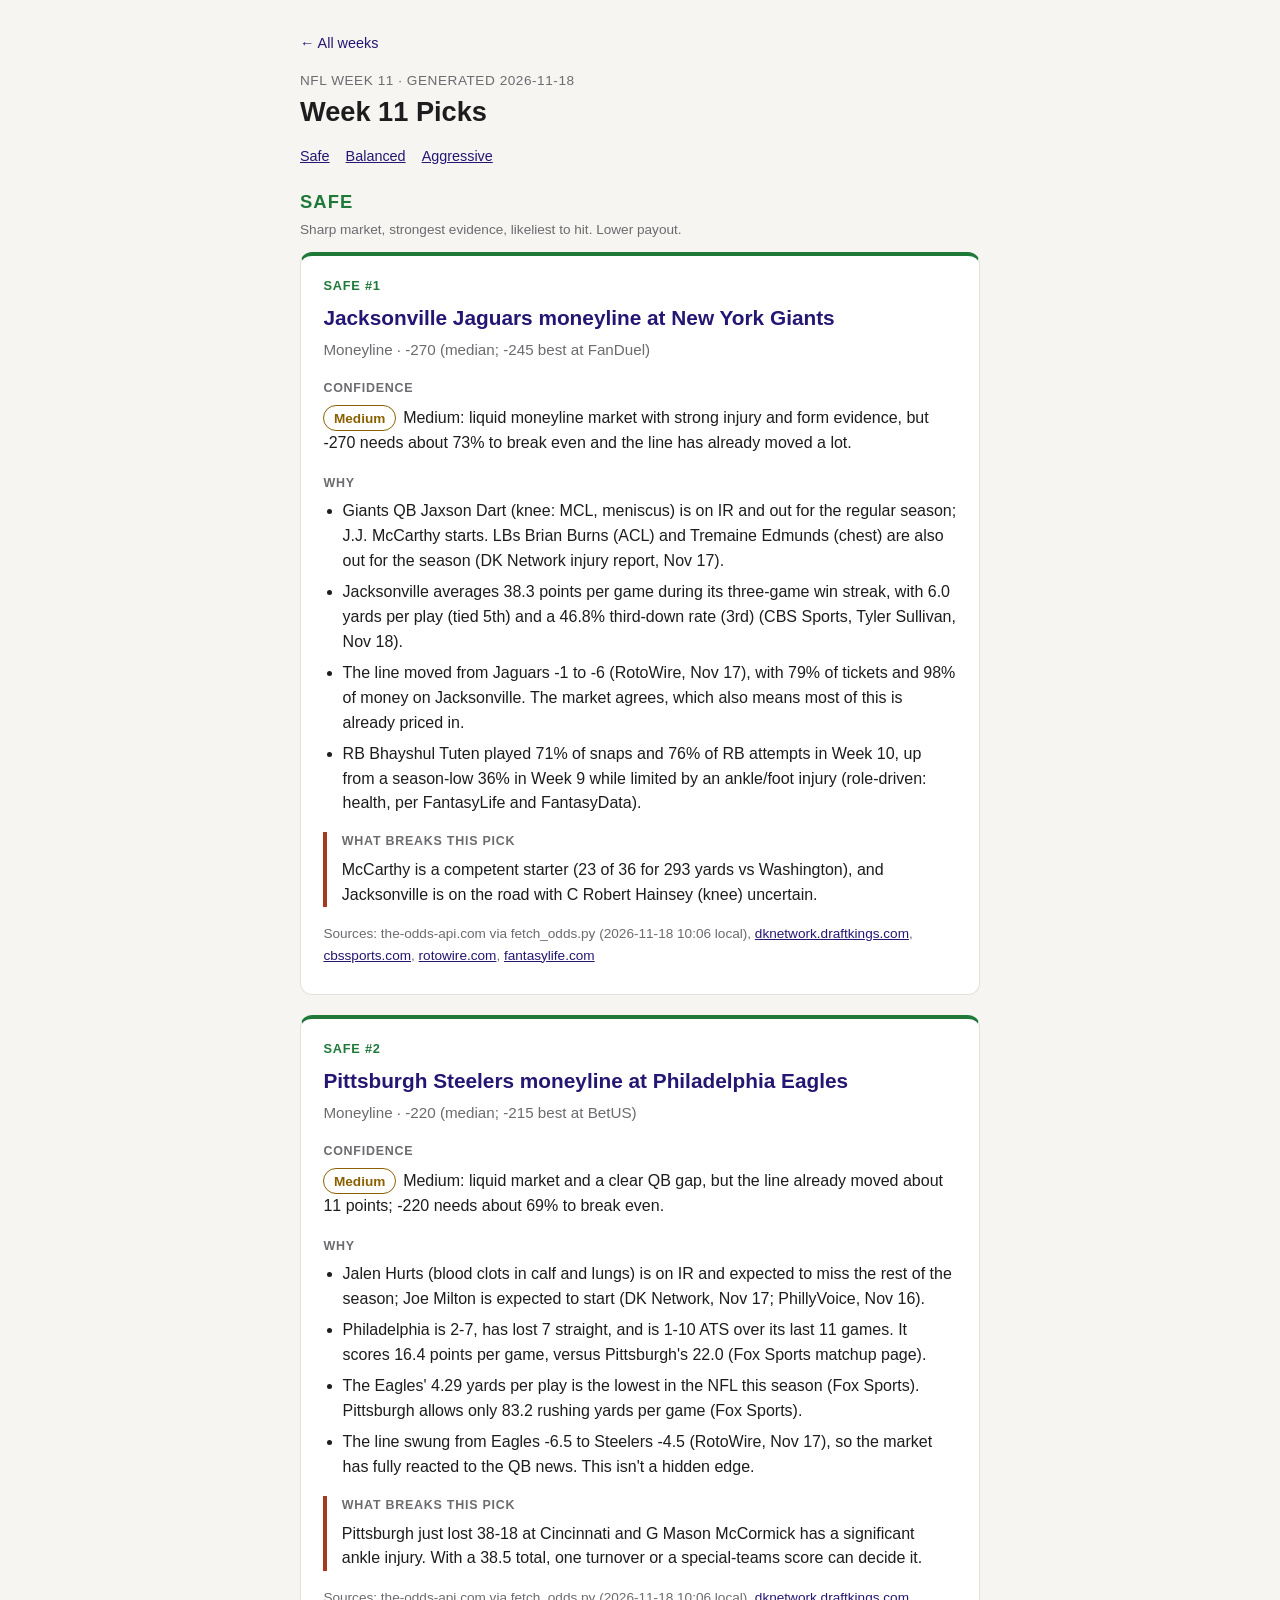
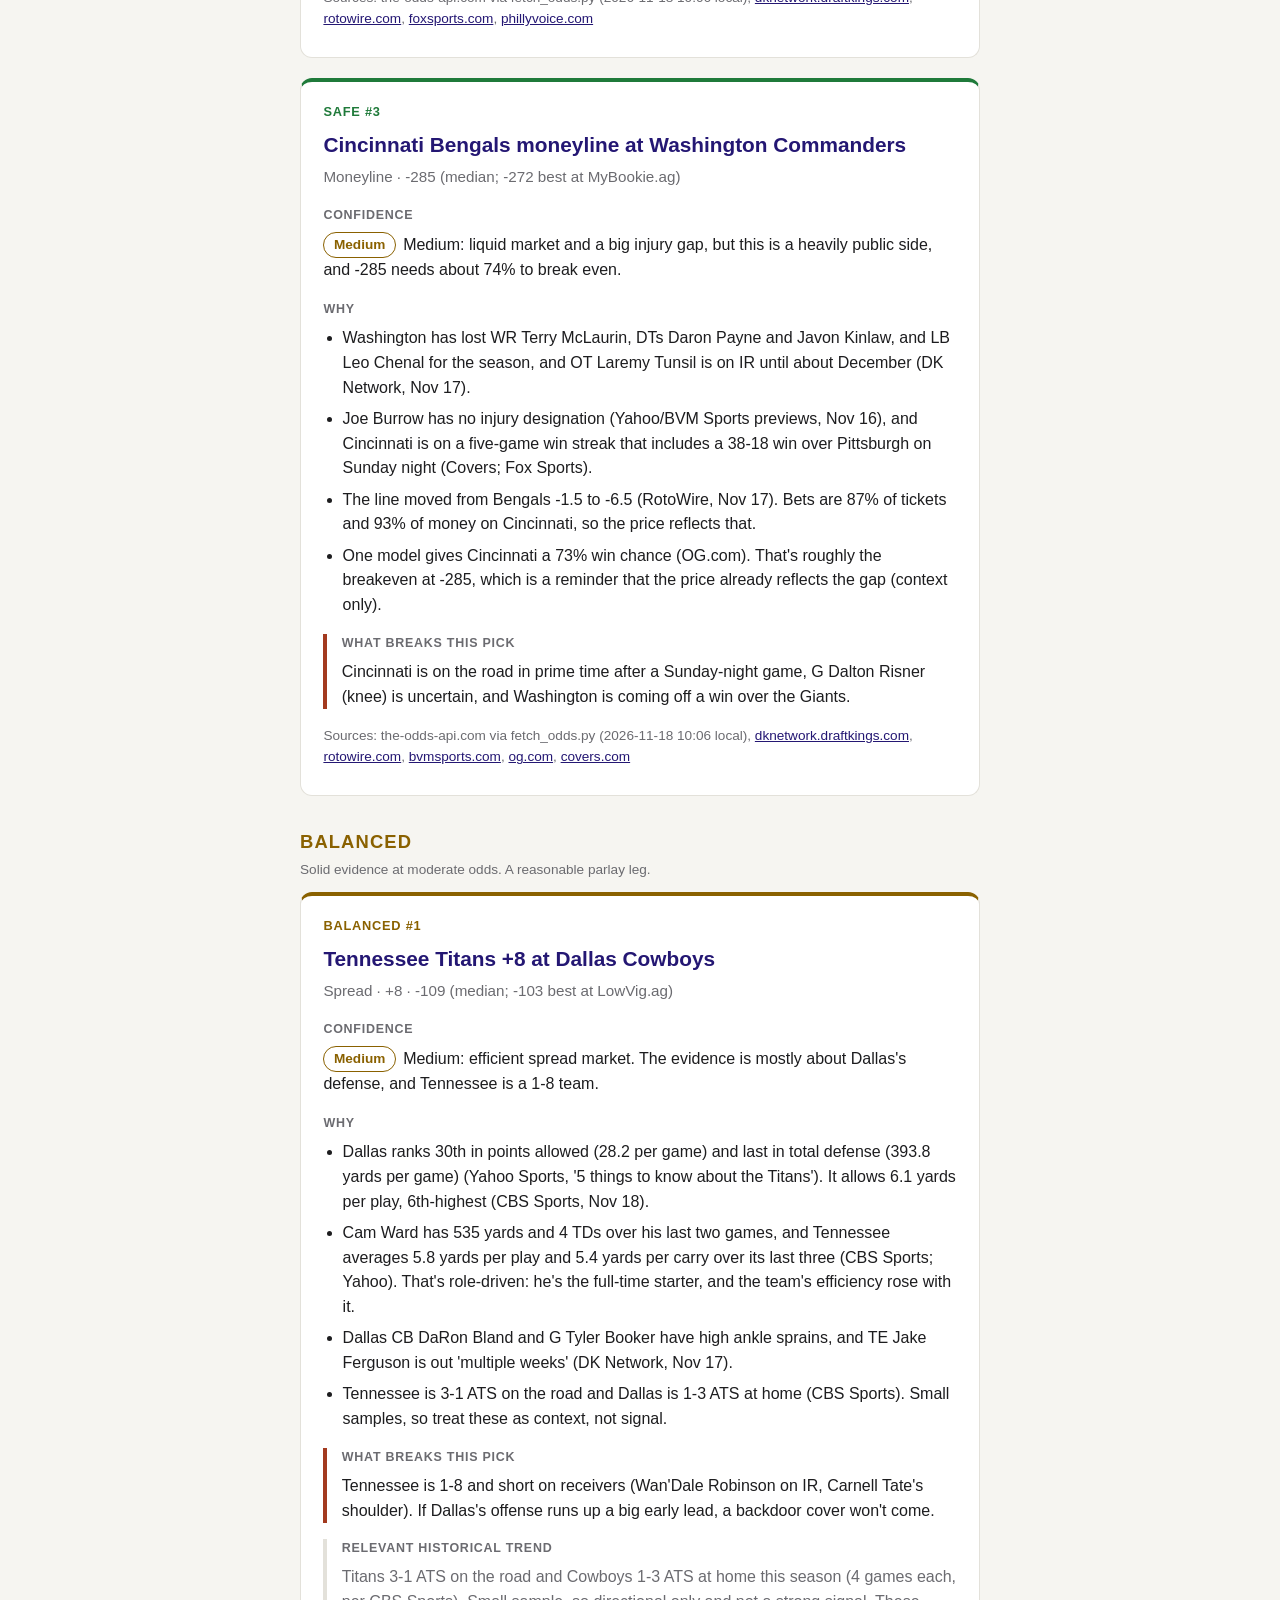
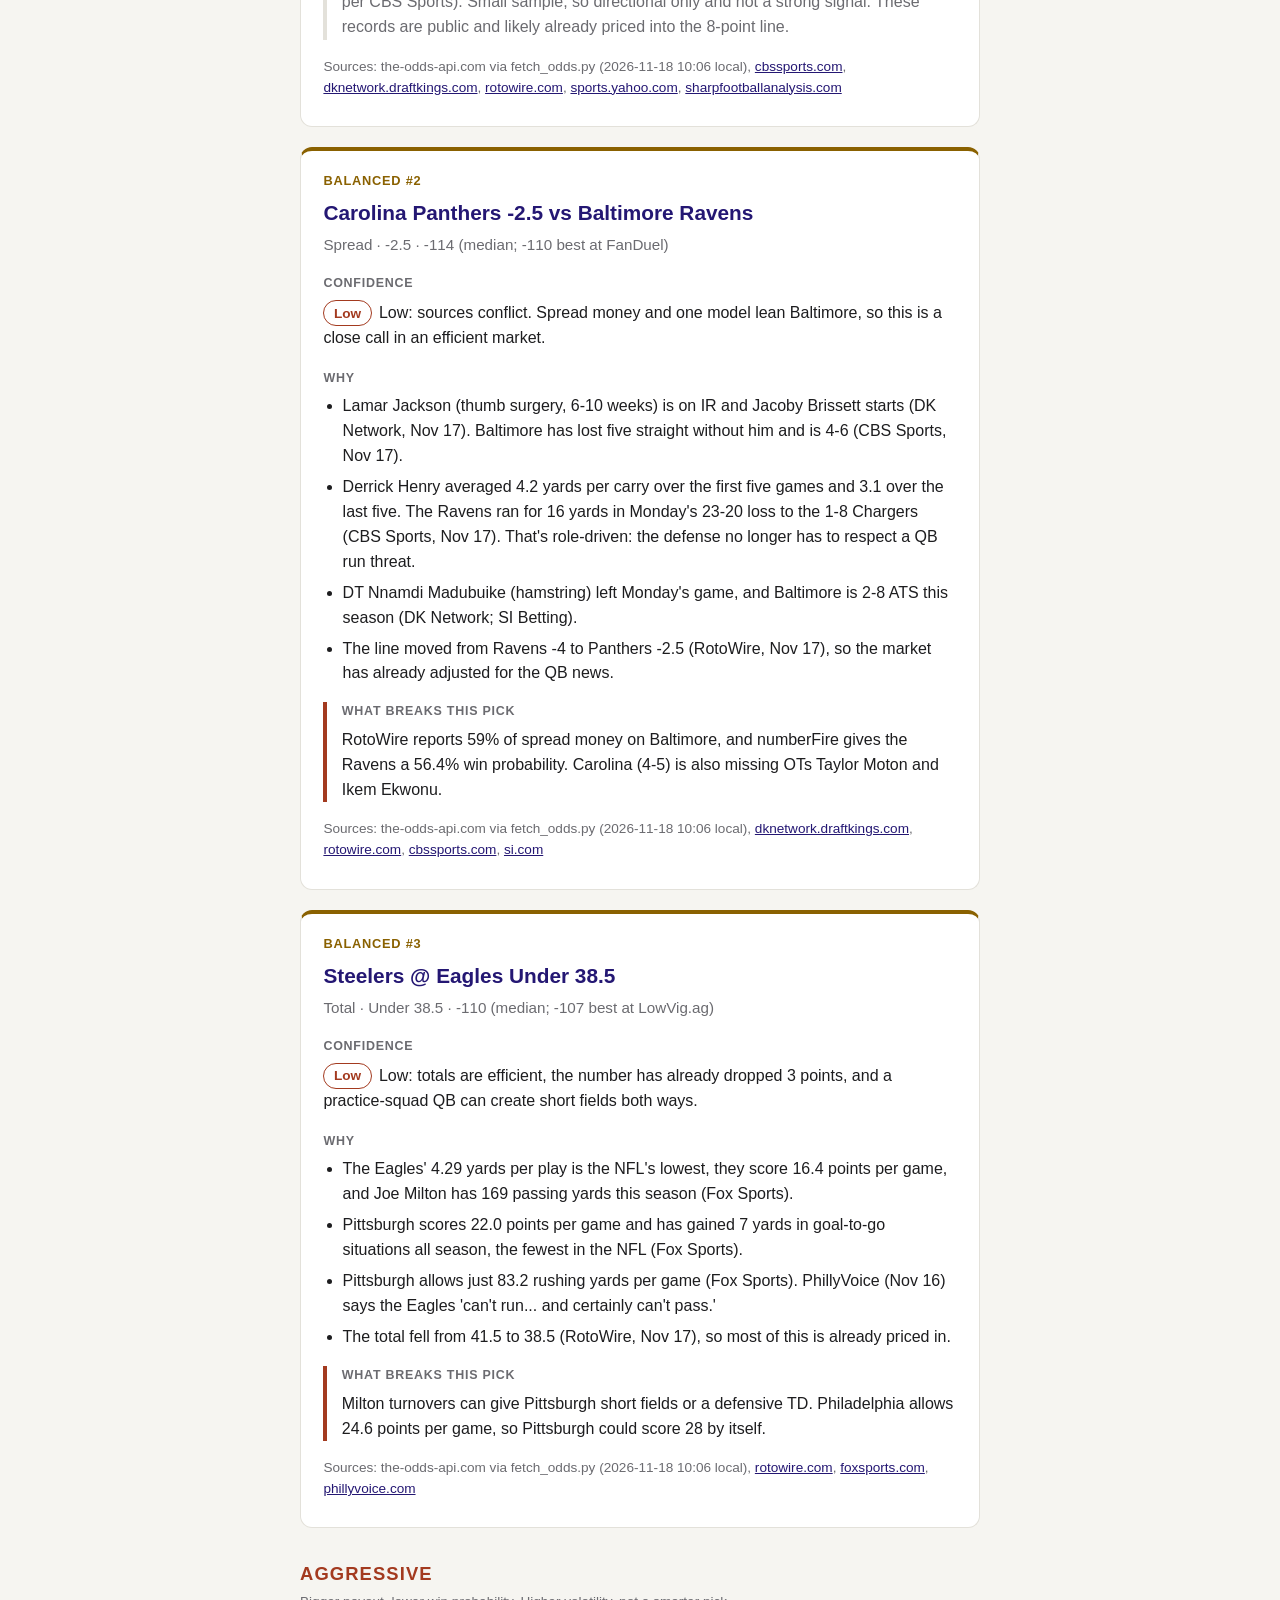
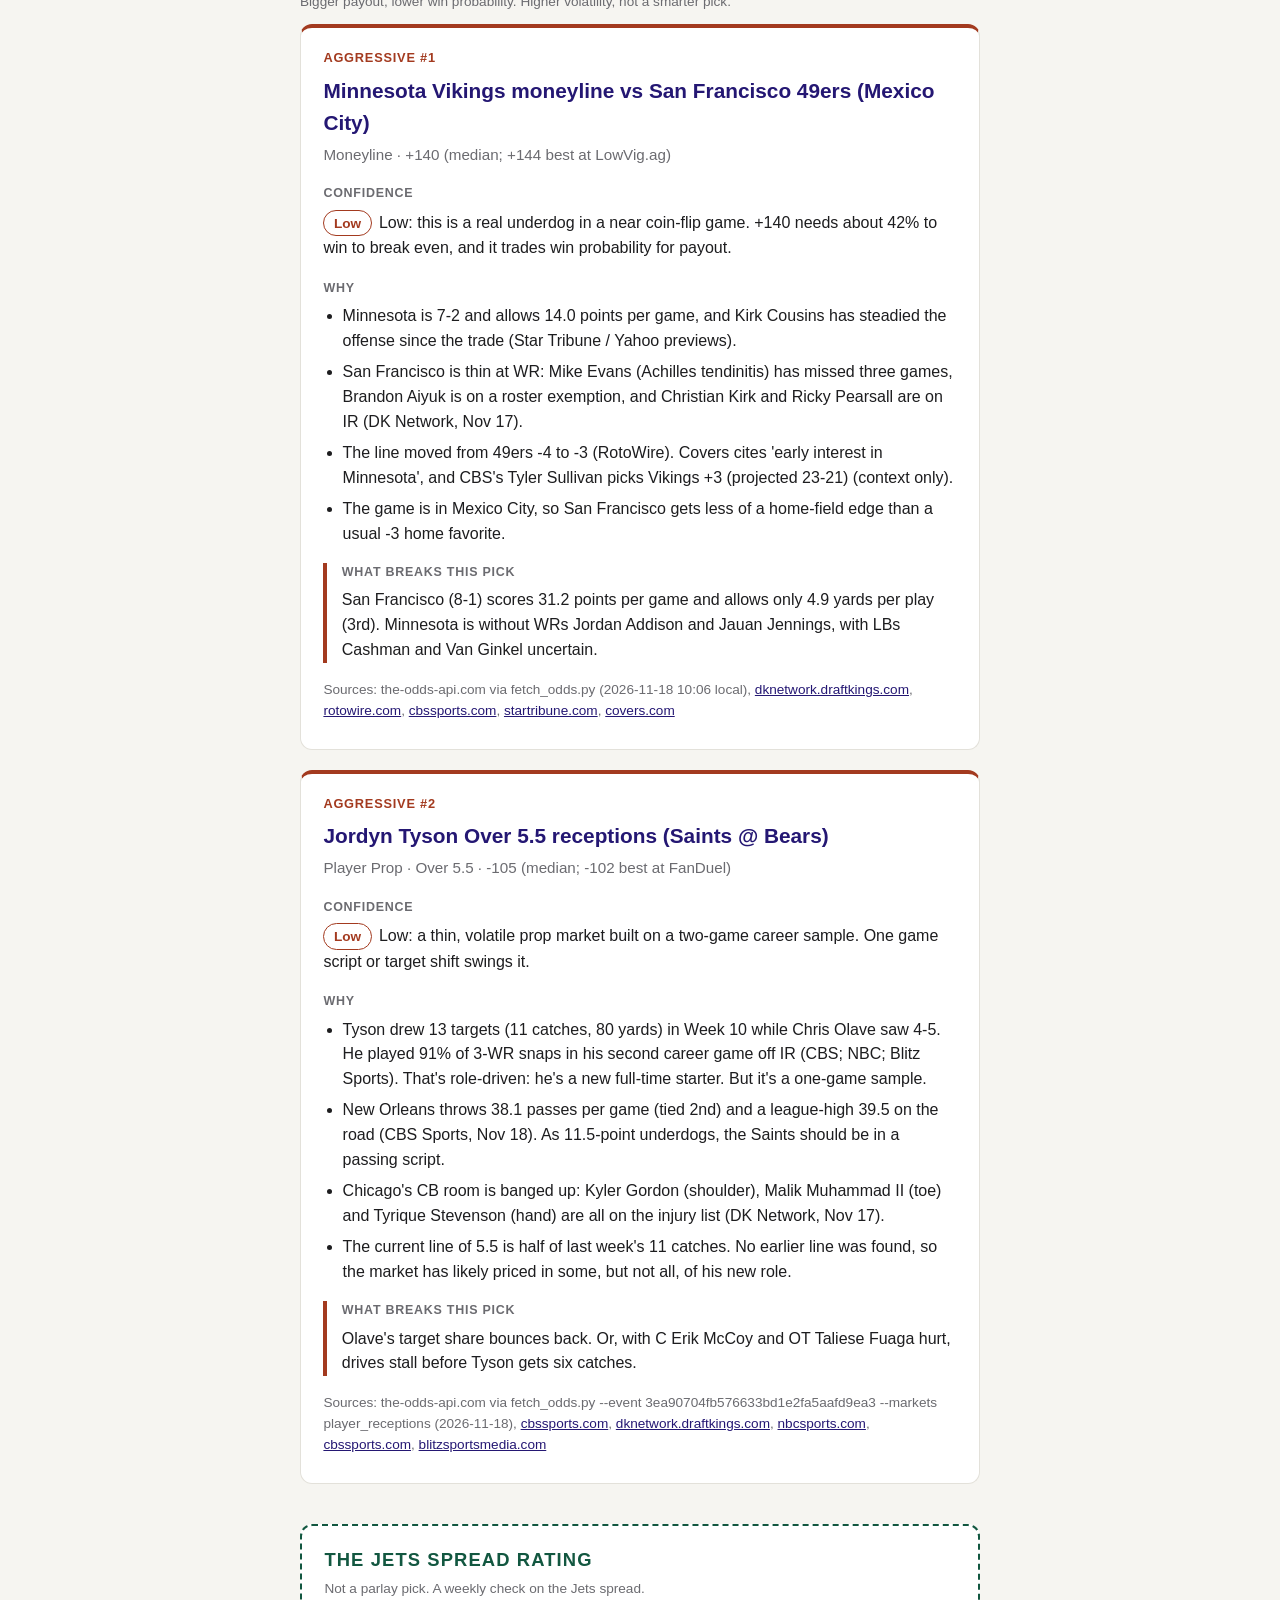
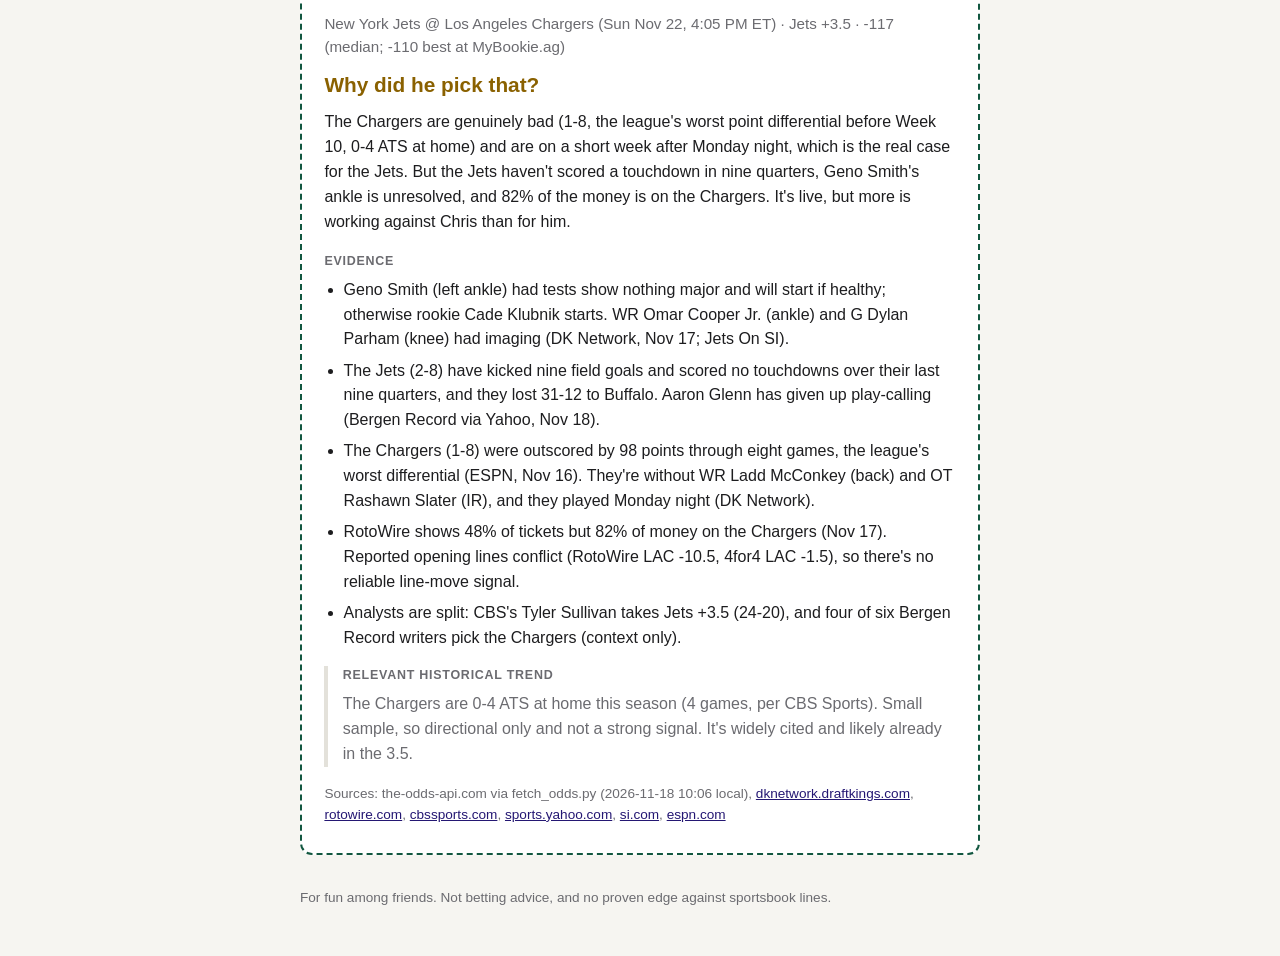
<file: week-11.html>
<!DOCTYPE html>
<html lang="en">
<head>
<meta charset="utf-8">
<meta name="viewport" content="width=device-width, initial-scale=1">
<title>Week 11 Picks · Bozo Parlay Picks</title>
<link rel="stylesheet" href="style.css">
</head>
<body>
<main>
<header>
<p class="crumbs"><a href="index.html">&larr; All weeks</a></p>
<p class="eyebrow">NFL Week 11 · Generated 2026-11-18</p>
<h1>Week 11 Picks</h1>
<nav class="tiers"><a href="#tier-safe">Safe</a><a href="#tier-balanced">Balanced</a><a href="#tier-aggressive">Aggressive</a></nav>
</header>
<div class="tier-group" id="tier-safe">
<h2 class="tier-heading tier-safe">Safe <span class="tier-blurb">Sharp market, strongest evidence, likeliest to hit. Lower payout.</span></h2>
<section class="card tier-safe">
<p class="tier-label">Safe #1</p>
<p class="pick">Jacksonville Jaguars moneyline at New York Giants</p>
<p class="meta">Moneyline · -270 (median; -245 best at FanDuel)</p>
<h3>Confidence</h3>
<p><span class="badge conf-medium">Medium</span>Medium: liquid moneyline market with strong injury and form evidence, but -270 needs about 73% to break even and the line has already moved a lot.</p>
<h3>Why</h3><ul><li>Giants QB Jaxson Dart (knee: MCL, meniscus) is on IR and out for the regular season; J.J. McCarthy starts. LBs Brian Burns (ACL) and Tremaine Edmunds (chest) are also out for the season (DK Network injury report, Nov 17).</li><li>Jacksonville averages 38.3 points per game during its three-game win streak, with 6.0 yards per play (tied 5th) and a 46.8% third-down rate (3rd) (CBS Sports, Tyler Sullivan, Nov 18).</li><li>The line moved from Jaguars -1 to -6 (RotoWire, Nov 17), with 79% of tickets and 98% of money on Jacksonville. The market agrees, which also means most of this is already priced in.</li><li>RB Bhayshul Tuten played 71% of snaps and 76% of RB attempts in Week 10, up from a season-low 36% in Week 9 while limited by an ankle/foot injury (role-driven: health, per FantasyLife and FantasyData).</li></ul>
<div class="risk"><h3>What breaks this pick</h3><p>McCarthy is a competent starter (23 of 36 for 293 yards vs Washington), and Jacksonville is on the road with C Robert Hainsey (knee) uncertain.</p></div>
<p class="sources">Sources: the-odds-api.com via fetch_odds.py (2026-11-18 10:06 local), <a href="https://dknetwork.draftkings.com/2026/11/17/nfl-injury-report-week-11/">dknetwork.draftkings.com</a>, <a href="https://www.cbssports.com/nfl/news/week-11-picks-best-bets-ats-odds-chargers-jets-titans-cowboys/">cbssports.com</a>, <a href="https://www.rotowire.com/football/article/nfl-week-11-odds-biggest-line-moves-betting-splits-and-key-injuries-146888">rotowire.com</a>, <a href="https://fantasylife.com/articles/fantasy/week-11-fantasy-football-utilization-report-key-takeaways">fantasylife.com</a></p>
</section>
<section class="card tier-safe">
<p class="tier-label">Safe #2</p>
<p class="pick">Pittsburgh Steelers moneyline at Philadelphia Eagles</p>
<p class="meta">Moneyline · -220 (median; -215 best at BetUS)</p>
<h3>Confidence</h3>
<p><span class="badge conf-medium">Medium</span>Medium: liquid market and a clear QB gap, but the line already moved about 11 points; -220 needs about 69% to break even.</p>
<h3>Why</h3><ul><li>Jalen Hurts (blood clots in calf and lungs) is on IR and expected to miss the rest of the season; Joe Milton is expected to start (DK Network, Nov 17; PhillyVoice, Nov 16).</li><li>Philadelphia is 2-7, has lost 7 straight, and is 1-10 ATS over its last 11 games. It scores 16.4 points per game, versus Pittsburgh&#x27;s 22.0 (Fox Sports matchup page).</li><li>The Eagles&#x27; 4.29 yards per play is the lowest in the NFL this season (Fox Sports). Pittsburgh allows only 83.2 rushing yards per game (Fox Sports).</li><li>The line swung from Eagles -6.5 to Steelers -4.5 (RotoWire, Nov 17), so the market has fully reacted to the QB news. This isn&#x27;t a hidden edge.</li></ul>
<div class="risk"><h3>What breaks this pick</h3><p>Pittsburgh just lost 38-18 at Cincinnati and G Mason McCormick has a significant ankle injury. With a 38.5 total, one turnover or a special-teams score can decide it.</p></div>
<p class="sources">Sources: the-odds-api.com via fetch_odds.py (2026-11-18 10:06 local), <a href="https://dknetwork.draftkings.com/2026/11/17/nfl-injury-report-week-11/">dknetwork.draftkings.com</a>, <a href="https://www.rotowire.com/football/article/nfl-week-11-odds-biggest-line-moves-betting-splits-and-key-injuries-146888">rotowire.com</a>, <a href="https://www.foxsports.com/nfl/week-11-pittsburgh-steelers-vs-philadelphia-eagles-nov-22-2026-game-boxscore-11282">foxsports.com</a>, <a href="https://www.phillyvoice.com/eagles-steelers-week-11-odds-preview-spread-money-lines-aaron-rodgers-moro-ojomo-jordan-davis-trade/">phillyvoice.com</a></p>
</section>
<section class="card tier-safe">
<p class="tier-label">Safe #3</p>
<p class="pick">Cincinnati Bengals moneyline at Washington Commanders</p>
<p class="meta">Moneyline · -285 (median; -272 best at MyBookie.ag)</p>
<h3>Confidence</h3>
<p><span class="badge conf-medium">Medium</span>Medium: liquid market and a big injury gap, but this is a heavily public side, and -285 needs about 74% to break even.</p>
<h3>Why</h3><ul><li>Washington has lost WR Terry McLaurin, DTs Daron Payne and Javon Kinlaw, and LB Leo Chenal for the season, and OT Laremy Tunsil is on IR until about December (DK Network, Nov 17).</li><li>Joe Burrow has no injury designation (Yahoo/BVM Sports previews, Nov 16), and Cincinnati is on a five-game win streak that includes a 38-18 win over Pittsburgh on Sunday night (Covers; Fox Sports).</li><li>The line moved from Bengals -1.5 to -6.5 (RotoWire, Nov 17). Bets are 87% of tickets and 93% of money on Cincinnati, so the price reflects that.</li><li>One model gives Cincinnati a 73% win chance (OG.com). That&#x27;s roughly the breakeven at -285, which is a reminder that the price already reflects the gap (context only).</li></ul>
<div class="risk"><h3>What breaks this pick</h3><p>Cincinnati is on the road in prime time after a Sunday-night game, G Dalton Risner (knee) is uncertain, and Washington is coming off a win over the Giants.</p></div>
<p class="sources">Sources: the-odds-api.com via fetch_odds.py (2026-11-18 10:06 local), <a href="https://dknetwork.draftkings.com/2026/11/17/nfl-injury-report-week-11/">dknetwork.draftkings.com</a>, <a href="https://www.rotowire.com/football/article/nfl-week-11-odds-biggest-line-moves-betting-splits-and-key-injuries-146888">rotowire.com</a>, <a href="https://bvmsports.com/2026/11/16/bengals-vs-commanders-burrow-allen-and-blitz-storylines/">bvmsports.com</a>, <a href="https://og.com/learn/bengals-vs-commanders-11-23-26-prediction">og.com</a>, <a href="https://www.covers.com/nfl/week-11-odds-opening-lines-2026">covers.com</a></p>
</section>
</div>
<div class="tier-group" id="tier-balanced">
<h2 class="tier-heading tier-balanced">Balanced <span class="tier-blurb">Solid evidence at moderate odds. A reasonable parlay leg.</span></h2>
<section class="card tier-balanced">
<p class="tier-label">Balanced #1</p>
<p class="pick">Tennessee Titans +8 at Dallas Cowboys</p>
<p class="meta">Spread · +8 · -109 (median; -103 best at LowVig.ag)</p>
<h3>Confidence</h3>
<p><span class="badge conf-medium">Medium</span>Medium: efficient spread market. The evidence is mostly about Dallas&#x27;s defense, and Tennessee is a 1-8 team.</p>
<h3>Why</h3><ul><li>Dallas ranks 30th in points allowed (28.2 per game) and last in total defense (393.8 yards per game) (Yahoo Sports, &#x27;5 things to know about the Titans&#x27;). It allows 6.1 yards per play, 6th-highest (CBS Sports, Nov 18).</li><li>Cam Ward has 535 yards and 4 TDs over his last two games, and Tennessee averages 5.8 yards per play and 5.4 yards per carry over its last three (CBS Sports; Yahoo). That&#x27;s role-driven: he&#x27;s the full-time starter, and the team&#x27;s efficiency rose with it.</li><li>Dallas CB DaRon Bland and G Tyler Booker have high ankle sprains, and TE Jake Ferguson is out &#x27;multiple weeks&#x27; (DK Network, Nov 17).</li><li>Tennessee is 3-1 ATS on the road and Dallas is 1-3 ATS at home (CBS Sports). Small samples, so treat these as context, not signal.</li></ul>
<div class="risk"><h3>What breaks this pick</h3><p>Tennessee is 1-8 and short on receivers (Wan&#x27;Dale Robinson on IR, Carnell Tate&#x27;s shoulder). If Dallas&#x27;s offense runs up a big early lead, a backdoor cover won&#x27;t come.</p></div>
<div class="trend"><h3>Relevant historical trend</h3><p>Titans 3-1 ATS on the road and Cowboys 1-3 ATS at home this season (4 games each, per CBS Sports). Small sample, so directional only and not a strong signal. These records are public and likely already priced into the 8-point line.</p></div>
<p class="sources">Sources: the-odds-api.com via fetch_odds.py (2026-11-18 10:06 local), <a href="https://www.cbssports.com/nfl/news/week-11-picks-best-bets-ats-odds-chargers-jets-titans-cowboys/">cbssports.com</a>, <a href="https://dknetwork.draftkings.com/2026/11/17/nfl-injury-report-week-11/">dknetwork.draftkings.com</a>, <a href="https://www.rotowire.com/football/article/nfl-week-11-odds-biggest-line-moves-betting-splits-and-key-injuries-146888">rotowire.com</a>, <a href="https://sports.yahoo.com/articles/5-things-know-tennessee-titans-031452529.html">sports.yahoo.com</a>, <a href="https://www.sharpfootballanalysis.com/fantasy/titans-cowboys-week-11-fantasy-football-preview-nfl-worksheet-rich-hribar-2026/">sharpfootballanalysis.com</a></p>
</section>
<section class="card tier-balanced">
<p class="tier-label">Balanced #2</p>
<p class="pick">Carolina Panthers -2.5 vs Baltimore Ravens</p>
<p class="meta">Spread · -2.5 · -114 (median; -110 best at FanDuel)</p>
<h3>Confidence</h3>
<p><span class="badge conf-low">Low</span>Low: sources conflict. Spread money and one model lean Baltimore, so this is a close call in an efficient market.</p>
<h3>Why</h3><ul><li>Lamar Jackson (thumb surgery, 6-10 weeks) is on IR and Jacoby Brissett starts (DK Network, Nov 17). Baltimore has lost five straight without him and is 4-6 (CBS Sports, Nov 17).</li><li>Derrick Henry averaged 4.2 yards per carry over the first five games and 3.1 over the last five. The Ravens ran for 16 yards in Monday&#x27;s 23-20 loss to the 1-8 Chargers (CBS Sports, Nov 17). That&#x27;s role-driven: the defense no longer has to respect a QB run threat.</li><li>DT Nnamdi Madubuike (hamstring) left Monday&#x27;s game, and Baltimore is 2-8 ATS this season (DK Network; SI Betting).</li><li>The line moved from Ravens -4 to Panthers -2.5 (RotoWire, Nov 17), so the market has already adjusted for the QB news.</li></ul>
<div class="risk"><h3>What breaks this pick</h3><p>RotoWire reports 59% of spread money on Baltimore, and numberFire gives the Ravens a 56.4% win probability. Carolina (4-5) is also missing OTs Taylor Moton and Ikem Ekwonu.</p></div>
<p class="sources">Sources: the-odds-api.com via fetch_odds.py (2026-11-18 10:06 local), <a href="https://dknetwork.draftkings.com/2026/11/17/nfl-injury-report-week-11/">dknetwork.draftkings.com</a>, <a href="https://www.rotowire.com/football/article/nfl-week-11-odds-biggest-line-moves-betting-splits-and-key-injuries-146888">rotowire.com</a>, <a href="https://www.cbssports.com/nfl/news/derrick-henry-ravens-rushing-stats-lamar-jackson-injury/">cbssports.com</a>, <a href="https://www.si.com/betting/ravens-vs-panthers-prediction-odds-spread-injuries-trends-for-nfl-week-11-2026">si.com</a></p>
</section>
<section class="card tier-balanced">
<p class="tier-label">Balanced #3</p>
<p class="pick">Steelers @ Eagles Under 38.5</p>
<p class="meta">Total · Under 38.5 · -110 (median; -107 best at LowVig.ag)</p>
<h3>Confidence</h3>
<p><span class="badge conf-low">Low</span>Low: totals are efficient, the number has already dropped 3 points, and a practice-squad QB can create short fields both ways.</p>
<h3>Why</h3><ul><li>The Eagles&#x27; 4.29 yards per play is the NFL&#x27;s lowest, they score 16.4 points per game, and Joe Milton has 169 passing yards this season (Fox Sports).</li><li>Pittsburgh scores 22.0 points per game and has gained 7 yards in goal-to-go situations all season, the fewest in the NFL (Fox Sports).</li><li>Pittsburgh allows just 83.2 rushing yards per game (Fox Sports). PhillyVoice (Nov 16) says the Eagles &#x27;can&#x27;t run... and certainly can&#x27;t pass.&#x27;</li><li>The total fell from 41.5 to 38.5 (RotoWire, Nov 17), so most of this is already priced in.</li></ul>
<div class="risk"><h3>What breaks this pick</h3><p>Milton turnovers can give Pittsburgh short fields or a defensive TD. Philadelphia allows 24.6 points per game, so Pittsburgh could score 28 by itself.</p></div>
<p class="sources">Sources: the-odds-api.com via fetch_odds.py (2026-11-18 10:06 local), <a href="https://www.rotowire.com/football/article/nfl-week-11-odds-biggest-line-moves-betting-splits-and-key-injuries-146888">rotowire.com</a>, <a href="https://www.foxsports.com/nfl/week-11-pittsburgh-steelers-vs-philadelphia-eagles-nov-22-2026-game-boxscore-11282">foxsports.com</a>, <a href="https://www.phillyvoice.com/eagles-steelers-week-11-odds-preview-spread-money-lines-aaron-rodgers-moro-ojomo-jordan-davis-trade/">phillyvoice.com</a></p>
</section>
</div>
<div class="tier-group" id="tier-aggressive">
<h2 class="tier-heading tier-aggressive">Aggressive <span class="tier-blurb">Bigger payout, lower win probability. Higher volatility, not a smarter pick.</span></h2>
<section class="card tier-aggressive">
<p class="tier-label">Aggressive #1</p>
<p class="pick">Minnesota Vikings moneyline vs San Francisco 49ers (Mexico City)</p>
<p class="meta">Moneyline · +140 (median; +144 best at LowVig.ag)</p>
<h3>Confidence</h3>
<p><span class="badge conf-low">Low</span>Low: this is a real underdog in a near coin-flip game. +140 needs about 42% to win to break even, and it trades win probability for payout.</p>
<h3>Why</h3><ul><li>Minnesota is 7-2 and allows 14.0 points per game, and Kirk Cousins has steadied the offense since the trade (Star Tribune / Yahoo previews).</li><li>San Francisco is thin at WR: Mike Evans (Achilles tendinitis) has missed three games, Brandon Aiyuk is on a roster exemption, and Christian Kirk and Ricky Pearsall are on IR (DK Network, Nov 17).</li><li>The line moved from 49ers -4 to -3 (RotoWire). Covers cites &#x27;early interest in Minnesota&#x27;, and CBS&#x27;s Tyler Sullivan picks Vikings +3 (projected 23-21) (context only).</li><li>The game is in Mexico City, so San Francisco gets less of a home-field edge than a usual -3 home favorite.</li></ul>
<div class="risk"><h3>What breaks this pick</h3><p>San Francisco (8-1) scores 31.2 points per game and allows only 4.9 yards per play (3rd). Minnesota is without WRs Jordan Addison and Jauan Jennings, with LBs Cashman and Van Ginkel uncertain.</p></div>
<p class="sources">Sources: the-odds-api.com via fetch_odds.py (2026-11-18 10:06 local), <a href="https://dknetwork.draftkings.com/2026/11/17/nfl-injury-report-week-11/">dknetwork.draftkings.com</a>, <a href="https://www.rotowire.com/football/article/nfl-week-11-odds-biggest-line-moves-betting-splits-and-key-injuries-146888">rotowire.com</a>, <a href="https://www.cbssports.com/nfl/news/week-11-picks-best-bets-ats-odds-chargers-jets-titans-cowboys/">cbssports.com</a>, <a href="https://www.startribune.com/minnesota-vikings-san-francisco-49ers-prediction-odds-picks-kirk-cousins-nfl-week-11-mexico-city/601920082">startribune.com</a>, <a href="https://www.covers.com/nfl/week-11-odds-opening-lines-2026">covers.com</a></p>
</section>
<section class="card tier-aggressive">
<p class="tier-label">Aggressive #2</p>
<p class="pick">Jordyn Tyson Over 5.5 receptions (Saints @ Bears)</p>
<p class="meta">Player Prop · Over 5.5 · -105 (median; -102 best at FanDuel)</p>
<h3>Confidence</h3>
<p><span class="badge conf-low">Low</span>Low: a thin, volatile prop market built on a two-game career sample. One game script or target shift swings it.</p>
<h3>Why</h3><ul><li>Tyson drew 13 targets (11 catches, 80 yards) in Week 10 while Chris Olave saw 4-5. He played 91% of 3-WR snaps in his second career game off IR (CBS; NBC; Blitz Sports). That&#x27;s role-driven: he&#x27;s a new full-time starter. But it&#x27;s a one-game sample.</li><li>New Orleans throws 38.1 passes per game (tied 2nd) and a league-high 39.5 on the road (CBS Sports, Nov 18). As 11.5-point underdogs, the Saints should be in a passing script.</li><li>Chicago&#x27;s CB room is banged up: Kyler Gordon (shoulder), Malik Muhammad II (toe) and Tyrique Stevenson (hand) are all on the injury list (DK Network, Nov 17).</li><li>The current line of 5.5 is half of last week&#x27;s 11 catches. No earlier line was found, so the market has likely priced in some, but not all, of his new role.</li></ul>
<div class="risk"><h3>What breaks this pick</h3><p>Olave&#x27;s target share bounces back. Or, with C Erik McCoy and OT Taliese Fuaga hurt, drives stall before Tyson gets six catches.</p></div>
<p class="sources">Sources: the-odds-api.com via fetch_odds.py --event 3ea90704fb576633bd1e2fa5aafd9ea3 --markets player_receptions (2026-11-18), <a href="https://www.cbssports.com/nfl/news/week-11-picks-best-bets-ats-odds-chargers-jets-titans-cowboys/">cbssports.com</a>, <a href="https://dknetwork.draftkings.com/2026/11/17/nfl-injury-report-week-11/">dknetwork.draftkings.com</a>, <a href="https://www.nbcsports.com/fantasy/football/player-news/2026-11-15/tyson-leads-saints-with-13-targets-80-yards">nbcsports.com</a>, <a href="https://www.cbssports.com/fantasy/football/news/saints-jordyn-tyson-breakout-performance-in-week-10-loss/">cbssports.com</a>, <a href="https://blitzsportsmedia.com/fantasy-football-takeaways-wk10-26/">blitzsportsmedia.com</a></p>
</section>
</div>
<section class="jets">
<h2>The Jets Spread Rating</h2>
<p class="jets-note">Not a parlay pick. A weekly check on the Jets spread.</p>
<p class="meta">New York Jets @ Los Angeles Chargers (Sun Nov 22, 4:05 PM ET) · Jets +3.5 · -117 (median; -110 best at MyBookie.ag)</p>
<p class="jets-rating jets-level-1">Why did he pick that?</p>
<p>The Chargers are genuinely bad (1-8, the league&#x27;s worst point differential before Week 10, 0-4 ATS at home) and are on a short week after Monday night, which is the real case for the Jets. But the Jets haven&#x27;t scored a touchdown in nine quarters, Geno Smith&#x27;s ankle is unresolved, and 82% of the money is on the Chargers. It&#x27;s live, but more is working against Chris than for him.</p>
<h3>Evidence</h3><ul><li>Geno Smith (left ankle) had tests show nothing major and will start if healthy; otherwise rookie Cade Klubnik starts. WR Omar Cooper Jr. (ankle) and G Dylan Parham (knee) had imaging (DK Network, Nov 17; Jets On SI).</li><li>The Jets (2-8) have kicked nine field goals and scored no touchdowns over their last nine quarters, and they lost 31-12 to Buffalo. Aaron Glenn has given up play-calling (Bergen Record via Yahoo, Nov 18).</li><li>The Chargers (1-8) were outscored by 98 points through eight games, the league&#x27;s worst differential (ESPN, Nov 16). They&#x27;re without WR Ladd McConkey (back) and OT Rashawn Slater (IR), and they played Monday night (DK Network).</li><li>RotoWire shows 48% of tickets but 82% of money on the Chargers (Nov 17). Reported opening lines conflict (RotoWire LAC -10.5, 4for4 LAC -1.5), so there&#x27;s no reliable line-move signal.</li><li>Analysts are split: CBS&#x27;s Tyler Sullivan takes Jets +3.5 (24-20), and four of six Bergen Record writers pick the Chargers (context only).</li></ul>
<div class="trend"><h3>Relevant historical trend</h3><p>The Chargers are 0-4 ATS at home this season (4 games, per CBS Sports). Small sample, so directional only and not a strong signal. It&#x27;s widely cited and likely already in the 3.5.</p></div>
<p class="sources">Sources: the-odds-api.com via fetch_odds.py (2026-11-18 10:06 local), <a href="https://dknetwork.draftkings.com/2026/11/17/nfl-injury-report-week-11/">dknetwork.draftkings.com</a>, <a href="https://www.rotowire.com/football/article/nfl-week-11-odds-biggest-line-moves-betting-splits-and-key-injuries-146888">rotowire.com</a>, <a href="https://www.cbssports.com/nfl/news/week-11-picks-best-bets-ats-odds-chargers-jets-titans-cowboys/">cbssports.com</a>, <a href="https://sports.yahoo.com/articles/ny-jets-vs-chargers-predictions-110543999.html">sports.yahoo.com</a>, <a href="https://www.si.com/nfl/jets/onsi/breaking-down-jets-injury-outlook-begin-week-11-who-s-hurt-who-could-return-chargers-01m7knyn4he8">si.com</a>, <a href="https://www.espn.com/espn/betting/story/_/id/50464190/nfl-odds-betting-chargers-first-win-week-10">espn.com</a></p>
</section>
<footer>For fun among friends. Not betting advice, and no proven edge against sportsbook lines.</footer>
</main>
</body>
</html>
</file>
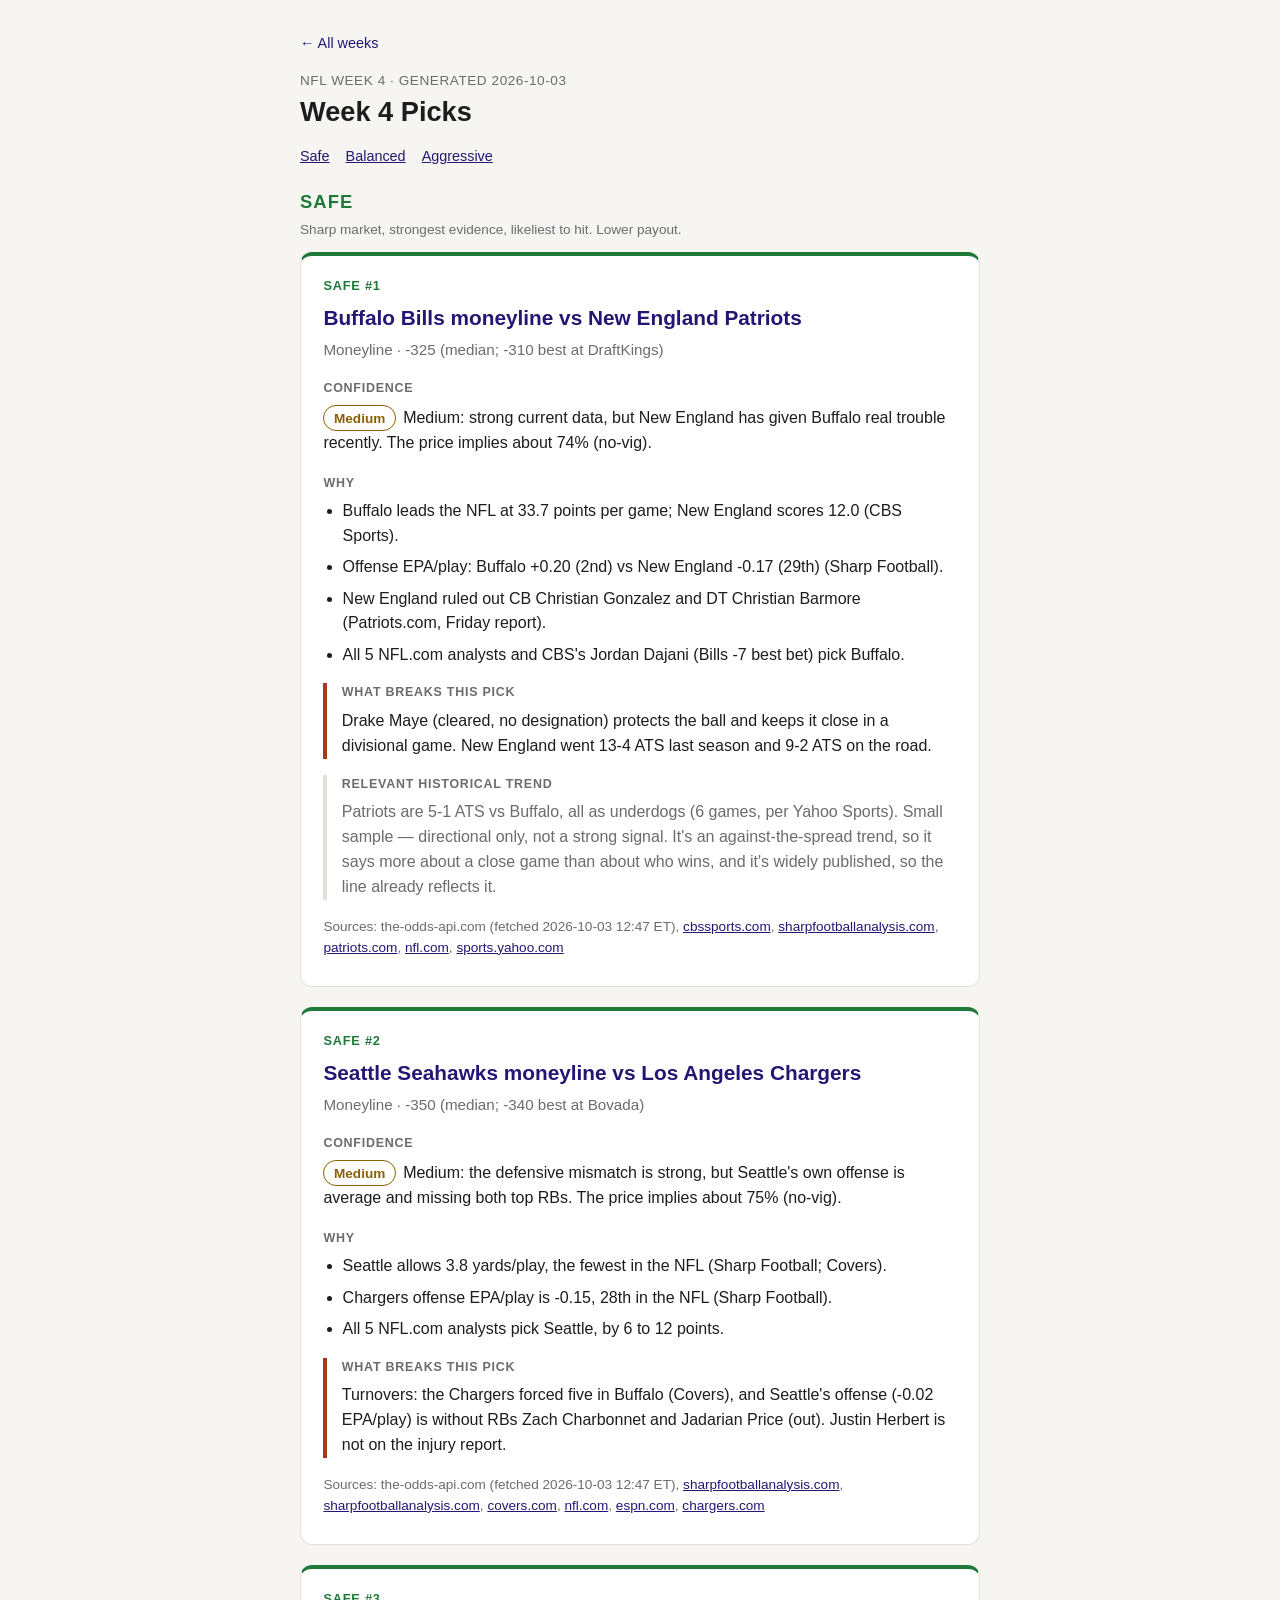
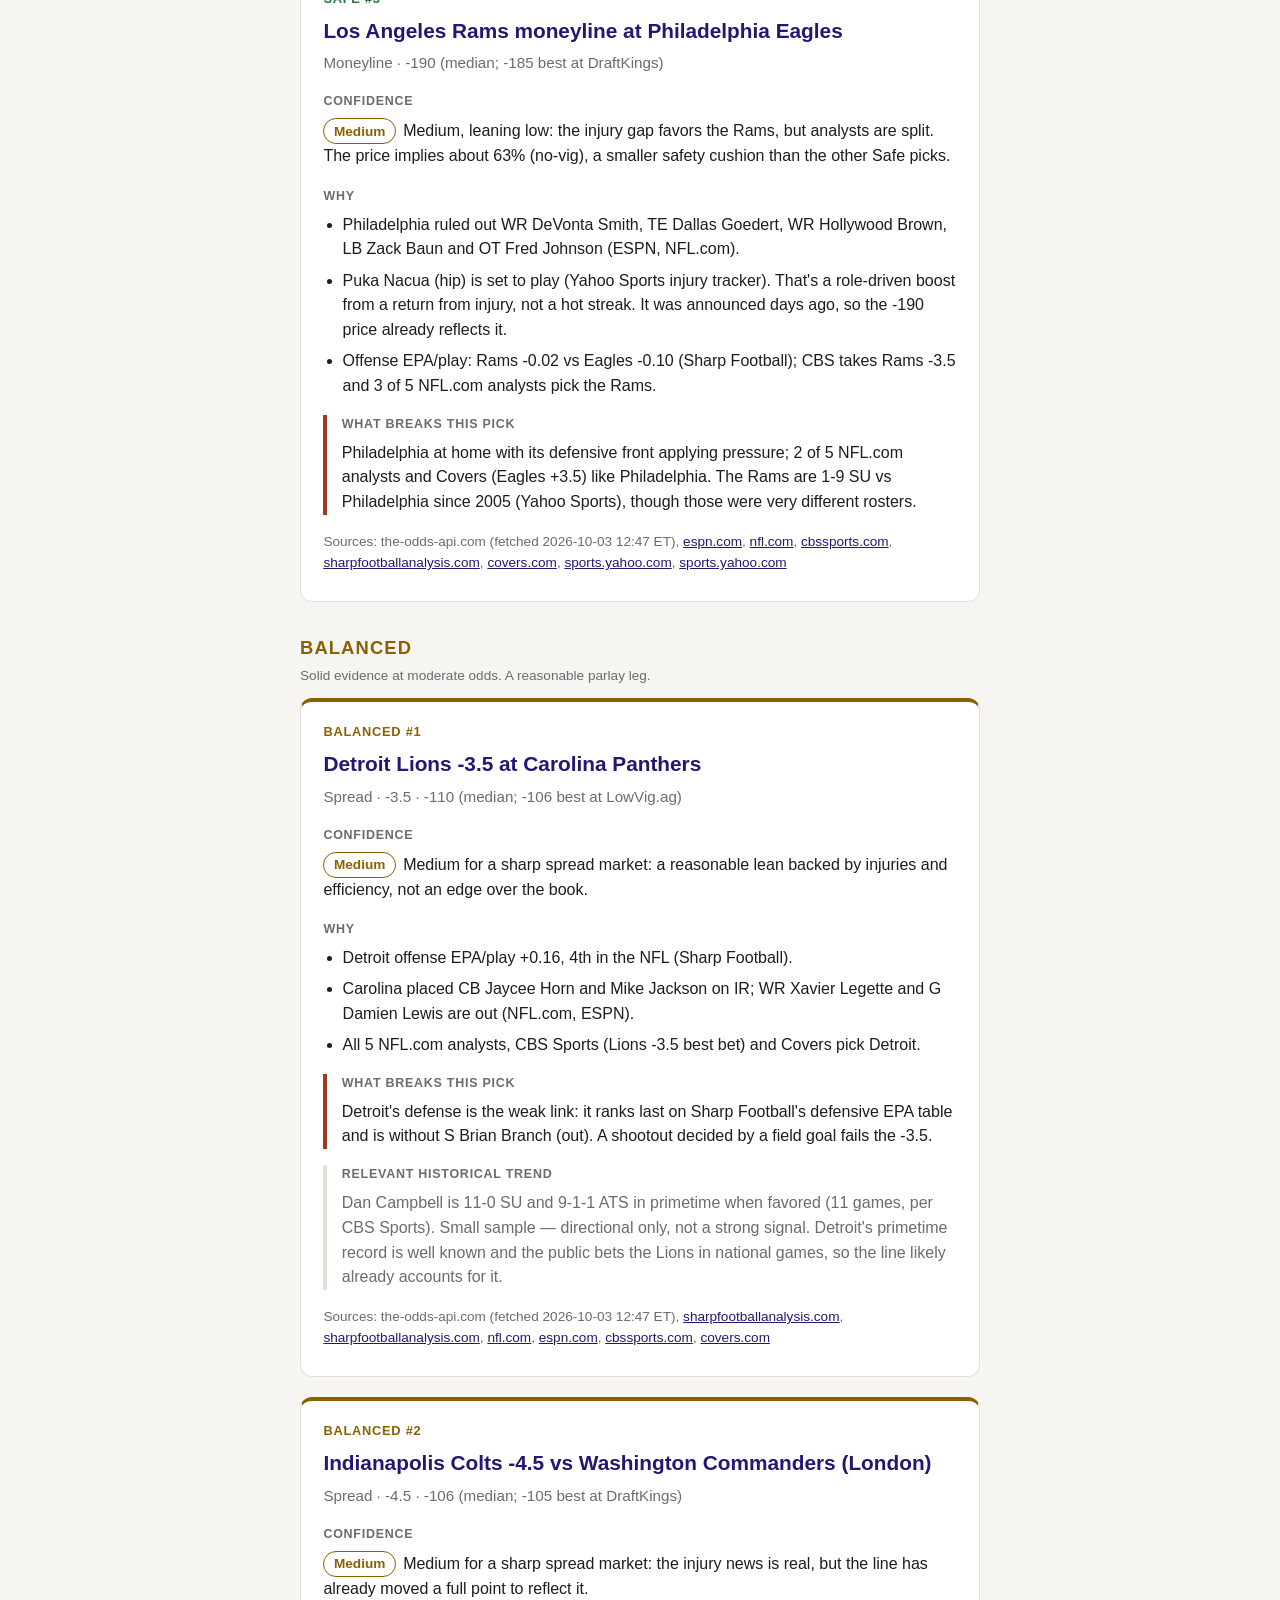
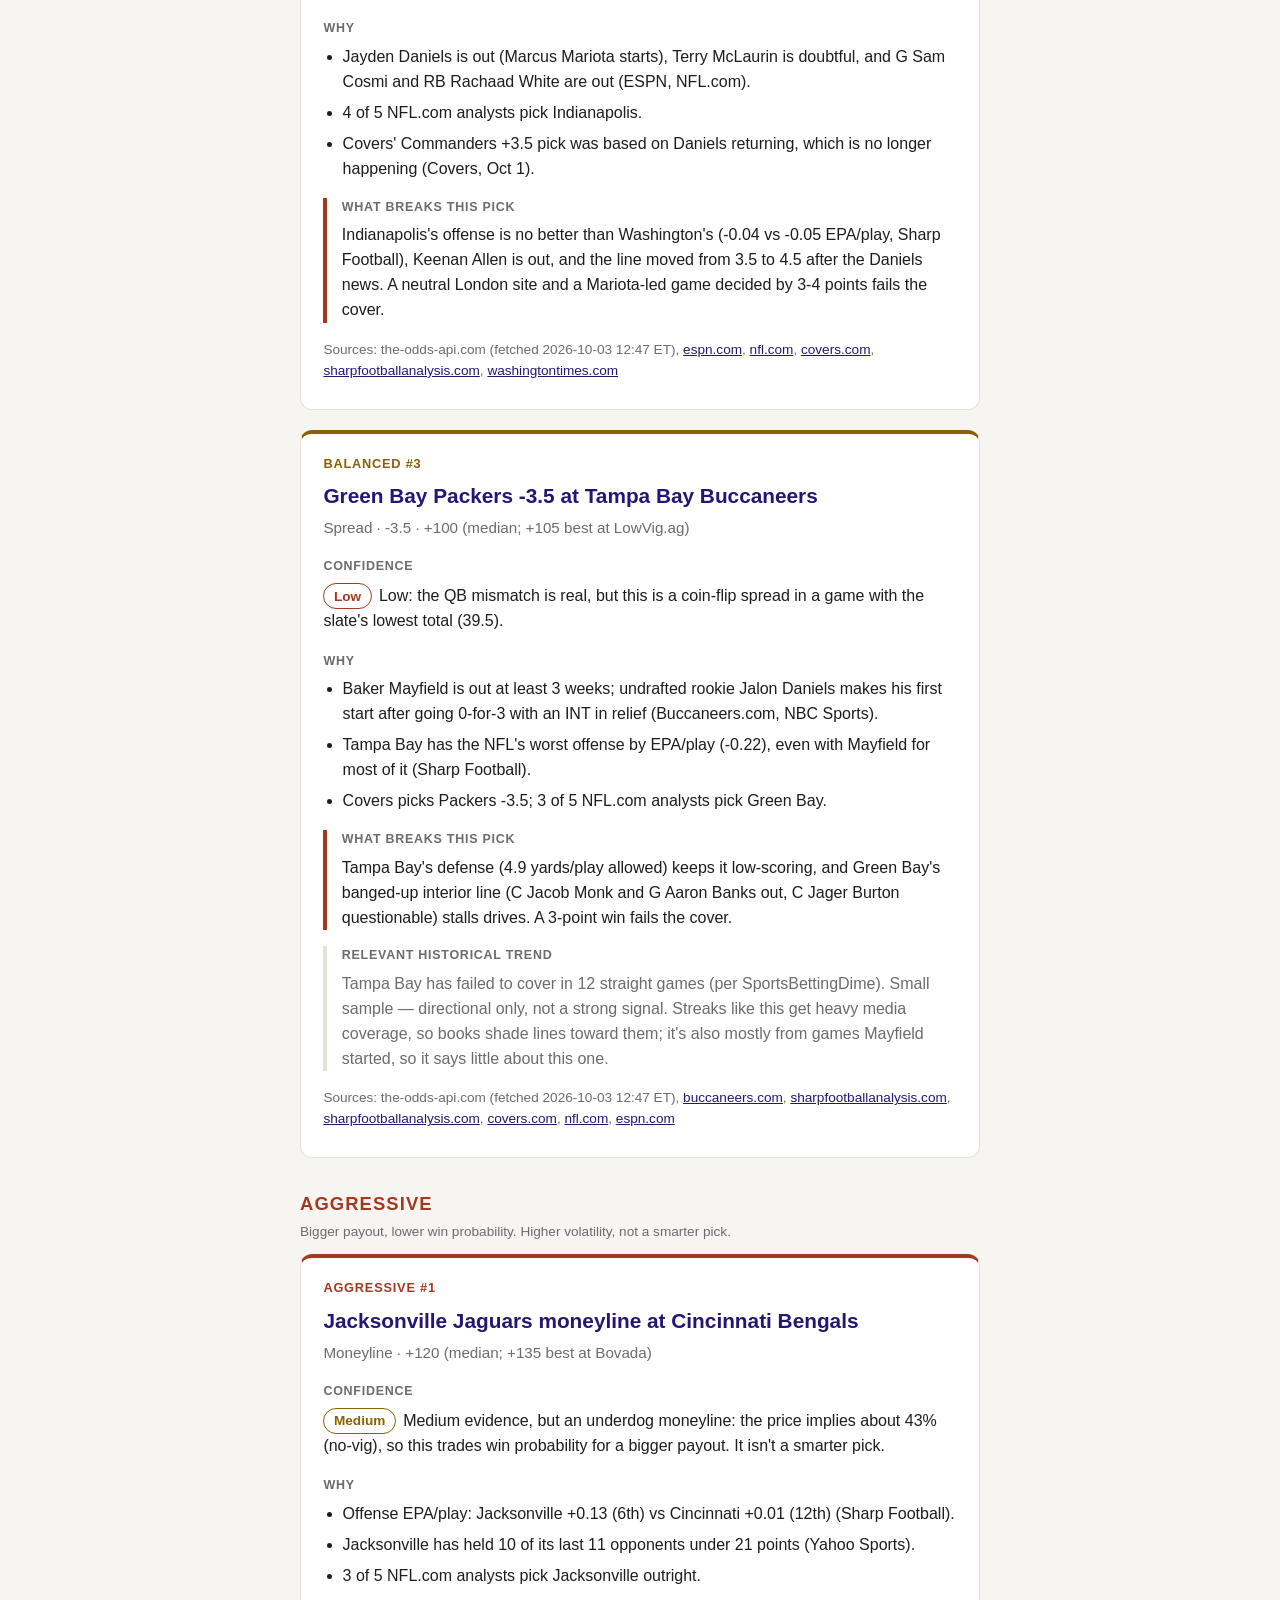
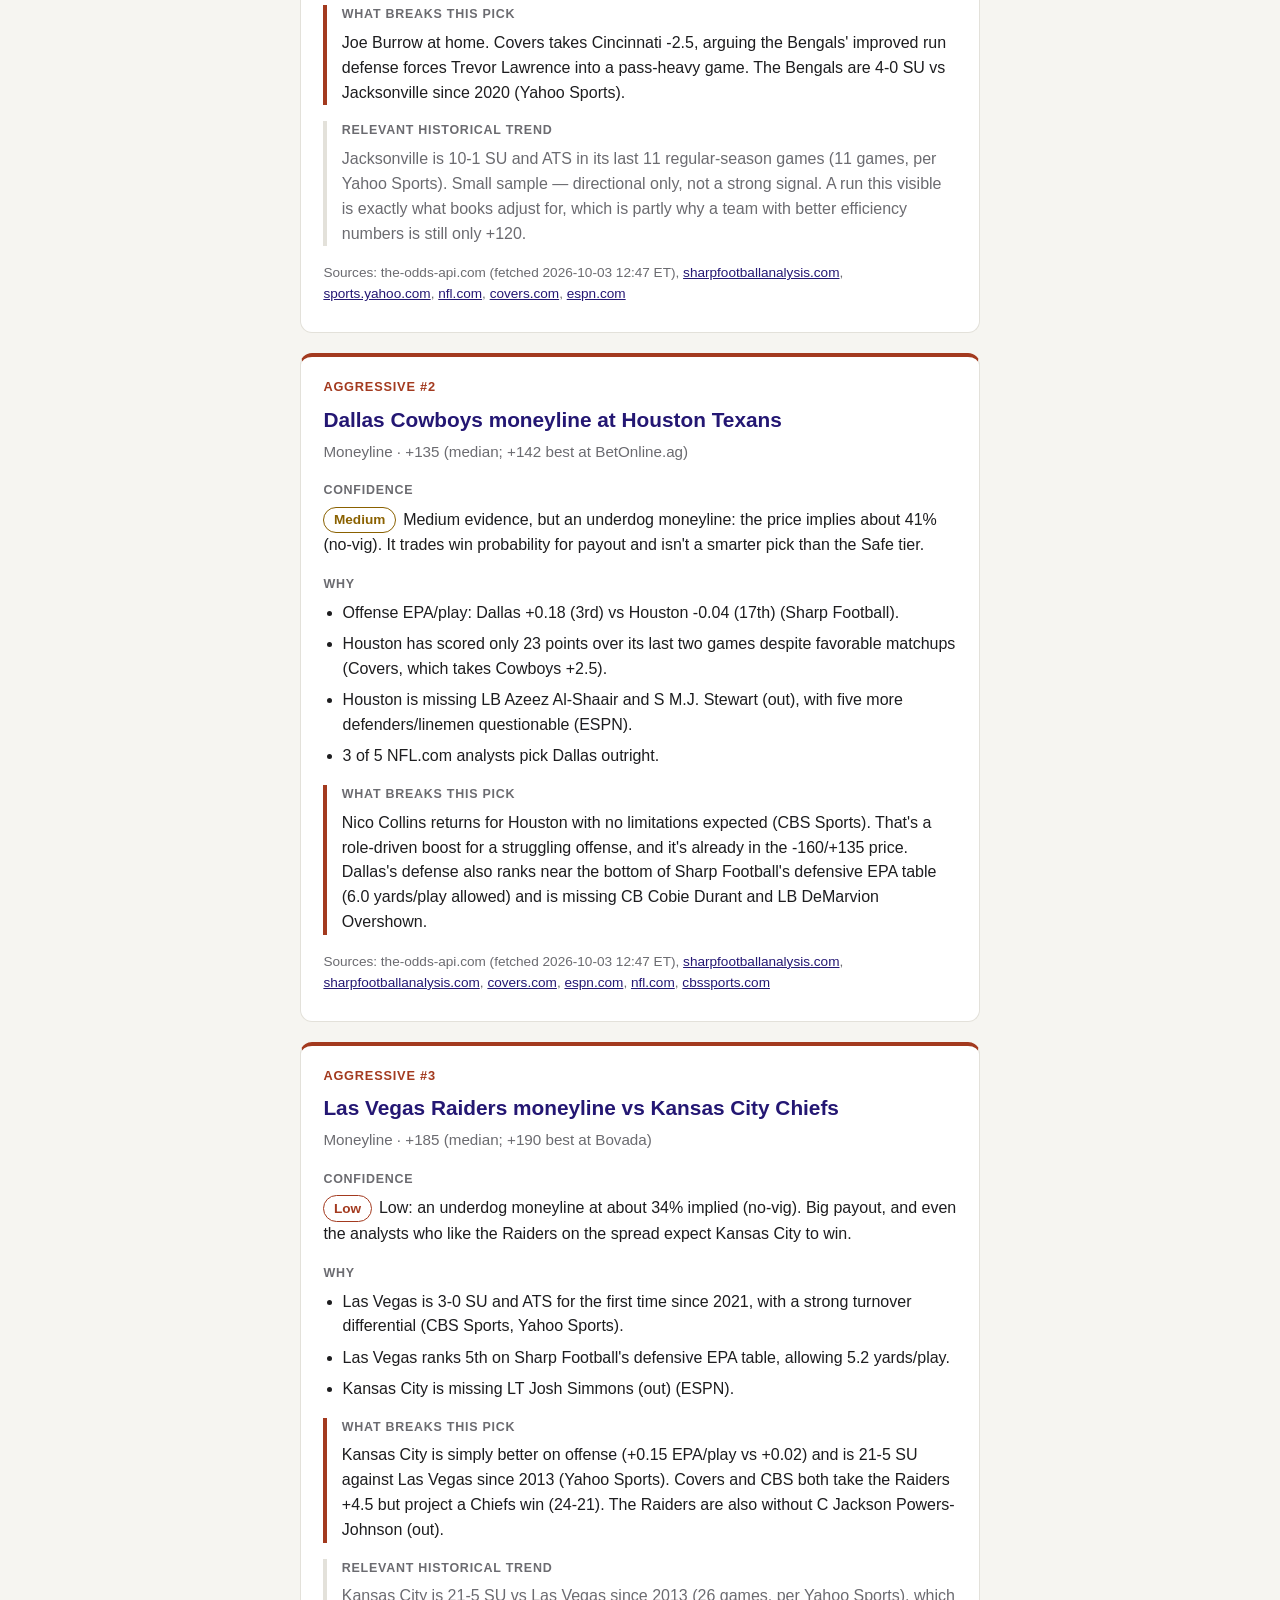
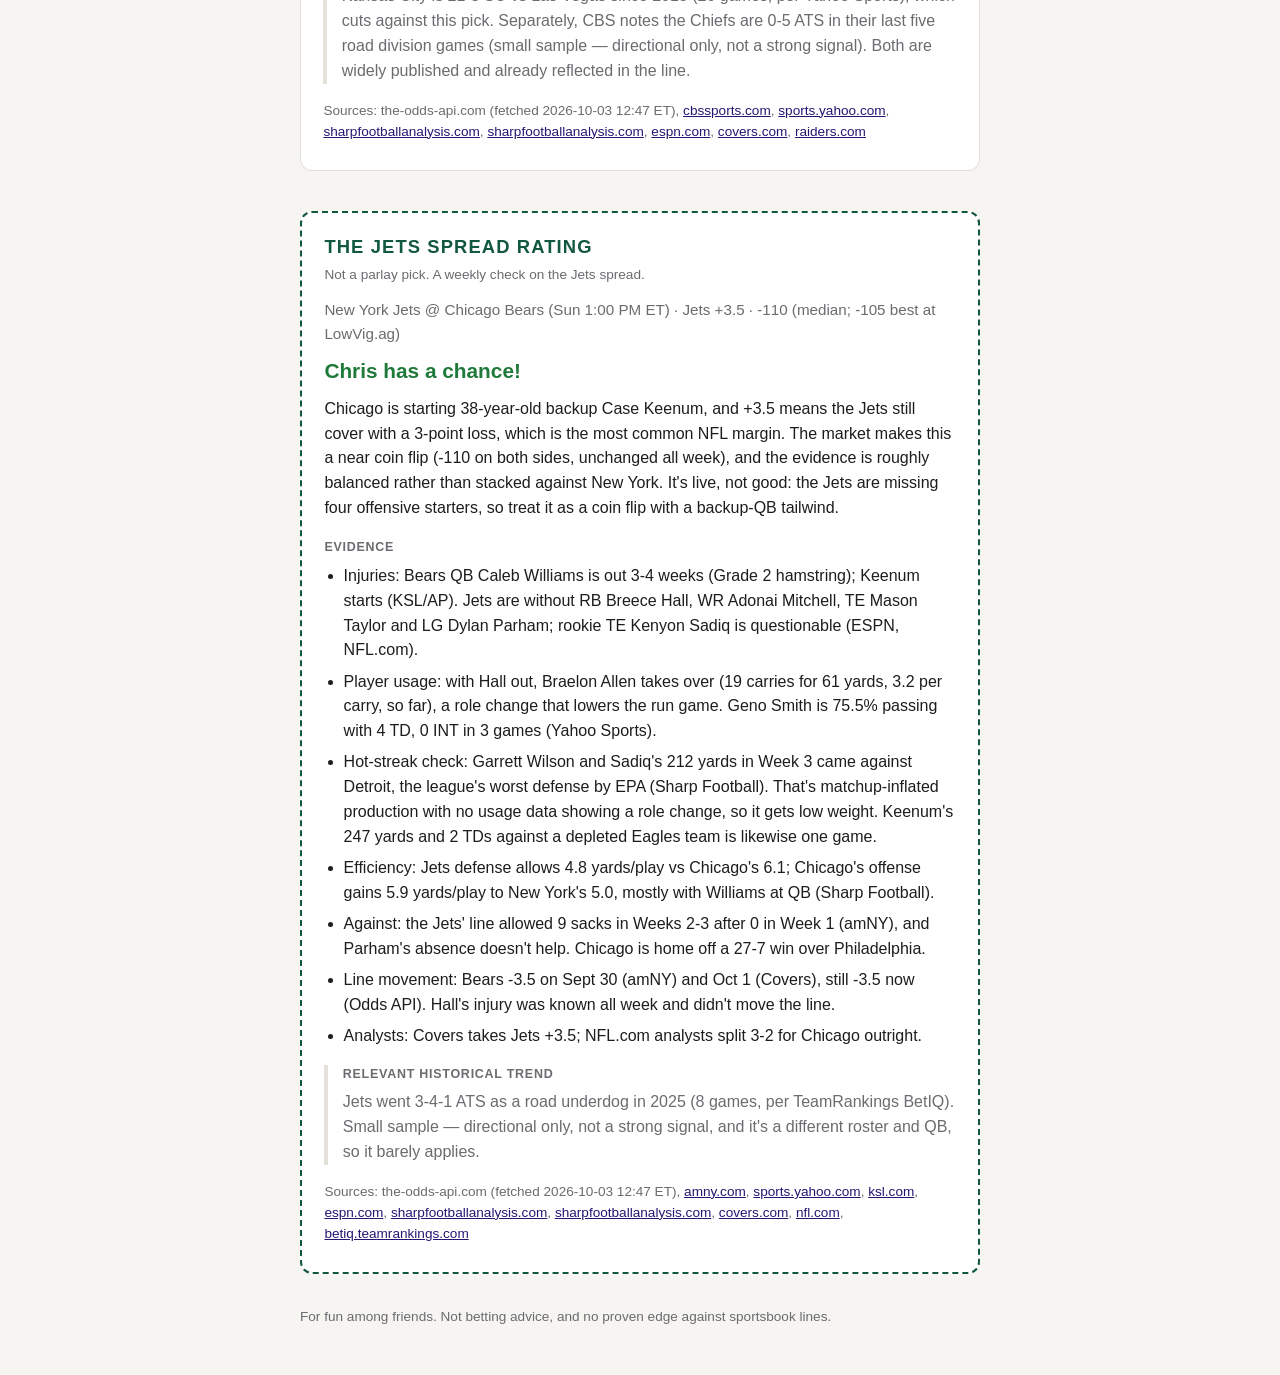
<file: week-4.html>
<!DOCTYPE html>
<html lang="en">
<head>
<meta charset="utf-8">
<meta name="viewport" content="width=device-width, initial-scale=1">
<title>Week 4 Picks · Bozo Parlay Picks</title>
<link rel="stylesheet" href="style.css">
</head>
<body>
<main>
<header>
<p class="crumbs"><a href="index.html">&larr; All weeks</a></p>
<p class="eyebrow">NFL Week 4 · Generated 2026-10-03</p>
<h1>Week 4 Picks</h1>
<nav class="tiers"><a href="#tier-safe">Safe</a><a href="#tier-balanced">Balanced</a><a href="#tier-aggressive">Aggressive</a></nav>
</header>
<div class="tier-group" id="tier-safe">
<h2 class="tier-heading tier-safe">Safe <span class="tier-blurb">Sharp market, strongest evidence, likeliest to hit. Lower payout.</span></h2>
<section class="card tier-safe">
<p class="tier-label">Safe #1</p>
<p class="pick">Buffalo Bills moneyline vs New England Patriots</p>
<p class="meta">Moneyline · -325 (median; -310 best at DraftKings)</p>
<h3>Confidence</h3>
<p><span class="badge conf-medium">Medium</span>Medium: strong current data, but New England has given Buffalo real trouble recently. The price implies about 74% (no-vig).</p>
<h3>Why</h3><ul><li>Buffalo leads the NFL at 33.7 points per game; New England scores 12.0 (CBS Sports).</li><li>Offense EPA/play: Buffalo +0.20 (2nd) vs New England -0.17 (29th) (Sharp Football).</li><li>New England ruled out CB Christian Gonzalez and DT Christian Barmore (Patriots.com, Friday report).</li><li>All 5 NFL.com analysts and CBS&#x27;s Jordan Dajani (Bills -7 best bet) pick Buffalo.</li></ul>
<div class="risk"><h3>What breaks this pick</h3><p>Drake Maye (cleared, no designation) protects the ball and keeps it close in a divisional game. New England went 13-4 ATS last season and 9-2 ATS on the road.</p></div>
<div class="trend"><h3>Relevant historical trend</h3><p>Patriots are 5-1 ATS vs Buffalo, all as underdogs (6 games, per Yahoo Sports). Small sample — directional only, not a strong signal. It&#x27;s an against-the-spread trend, so it says more about a close game than about who wins, and it&#x27;s widely published, so the line already reflects it.</p></div>
<p class="sources">Sources: the-odds-api.com (fetched 2026-10-03 12:47 ET), <a href="https://www.cbssports.com/nfl/news/nfl-week-4-picks-odds-best-bets-chiefs-vegas-lions-panthers/">cbssports.com</a>, <a href="https://www.sharpfootballanalysis.com/stats-nfl/nfl-offensive-stats/">sharpfootballanalysis.com</a>, <a href="https://www.patriots.com/news/injury-report-analysis-patriots-rule-out-christian-gonzalez-and-christian-barmore-for-sunday-s-week-4-matchup-vs-bills">patriots.com</a>, <a href="https://www.nfl.com/news/nfl-picks-week-4-2026-nfl-season">nfl.com</a>, <a href="https://sports.yahoo.com/nfl/betting/article/nfl-betting-odds-lines-betting-trends-to-know-for-week-4s-biggest-games-205616693.html">sports.yahoo.com</a></p>
</section>
<section class="card tier-safe">
<p class="tier-label">Safe #2</p>
<p class="pick">Seattle Seahawks moneyline vs Los Angeles Chargers</p>
<p class="meta">Moneyline · -350 (median; -340 best at Bovada)</p>
<h3>Confidence</h3>
<p><span class="badge conf-medium">Medium</span>Medium: the defensive mismatch is strong, but Seattle&#x27;s own offense is average and missing both top RBs. The price implies about 75% (no-vig).</p>
<h3>Why</h3><ul><li>Seattle allows 3.8 yards/play, the fewest in the NFL (Sharp Football; Covers).</li><li>Chargers offense EPA/play is -0.15, 28th in the NFL (Sharp Football).</li><li>All 5 NFL.com analysts pick Seattle, by 6 to 12 points.</li></ul>
<div class="risk"><h3>What breaks this pick</h3><p>Turnovers: the Chargers forced five in Buffalo (Covers), and Seattle&#x27;s offense (-0.02 EPA/play) is without RBs Zach Charbonnet and Jadarian Price (out). Justin Herbert is not on the injury report.</p></div>
<p class="sources">Sources: the-odds-api.com (fetched 2026-10-03 12:47 ET), <a href="https://www.sharpfootballanalysis.com/stats-nfl/nfl-defensive-stats/">sharpfootballanalysis.com</a>, <a href="https://www.sharpfootballanalysis.com/stats-nfl/nfl-offensive-stats/">sharpfootballanalysis.com</a>, <a href="https://www.covers.com/nfl/picks-against-the-spread-week-4-2026">covers.com</a>, <a href="https://www.nfl.com/news/nfl-picks-week-4-2026-nfl-season">nfl.com</a>, <a href="https://www.espn.com/nfl/injuries">espn.com</a>, <a href="https://www.chargers.com/news/seahawks-injury-report-week-4">chargers.com</a></p>
</section>
<section class="card tier-safe">
<p class="tier-label">Safe #3</p>
<p class="pick">Los Angeles Rams moneyline at Philadelphia Eagles</p>
<p class="meta">Moneyline · -190 (median; -185 best at DraftKings)</p>
<h3>Confidence</h3>
<p><span class="badge conf-medium">Medium</span>Medium, leaning low: the injury gap favors the Rams, but analysts are split. The price implies about 63% (no-vig), a smaller safety cushion than the other Safe picks.</p>
<h3>Why</h3><ul><li>Philadelphia ruled out WR DeVonta Smith, TE Dallas Goedert, WR Hollywood Brown, LB Zack Baun and OT Fred Johnson (ESPN, NFL.com).</li><li>Puka Nacua (hip) is set to play (Yahoo Sports injury tracker). That&#x27;s a role-driven boost from a return from injury, not a hot streak. It was announced days ago, so the -190 price already reflects it.</li><li>Offense EPA/play: Rams -0.02 vs Eagles -0.10 (Sharp Football); CBS takes Rams -3.5 and 3 of 5 NFL.com analysts pick the Rams.</li></ul>
<div class="risk"><h3>What breaks this pick</h3><p>Philadelphia at home with its defensive front applying pressure; 2 of 5 NFL.com analysts and Covers (Eagles +3.5) like Philadelphia. The Rams are 1-9 SU vs Philadelphia since 2005 (Yahoo Sports), though those were very different rosters.</p></div>
<p class="sources">Sources: the-odds-api.com (fetched 2026-10-03 12:47 ET), <a href="https://www.espn.com/nfl/injuries">espn.com</a>, <a href="https://www.nfl.com/news/nfl-picks-week-4-2026-nfl-season">nfl.com</a>, <a href="https://www.cbssports.com/nfl/news/nfl-week-4-picks-odds-best-bets-chiefs-vegas-lions-panthers/">cbssports.com</a>, <a href="https://www.sharpfootballanalysis.com/stats-nfl/nfl-offensive-stats/">sharpfootballanalysis.com</a>, <a href="https://www.covers.com/nfl/picks-against-the-spread-week-4-2026">covers.com</a>, <a href="https://sports.yahoo.com/nfl/betting/article/nfl-betting-odds-lines-betting-trends-to-know-for-week-4s-biggest-games-205616693.html">sports.yahoo.com</a>, <a href="https://sports.yahoo.com/fantasy/live/nfl-injury-tracker-week-4-latest-news-fantasy-implications-as-puka-nacua-hip-to-play-justin-jefferson-ankle-and-jayden-daniels-elbow-ruled-out-151829331.html">sports.yahoo.com</a></p>
</section>
</div>
<div class="tier-group" id="tier-balanced">
<h2 class="tier-heading tier-balanced">Balanced <span class="tier-blurb">Solid evidence at moderate odds. A reasonable parlay leg.</span></h2>
<section class="card tier-balanced">
<p class="tier-label">Balanced #1</p>
<p class="pick">Detroit Lions -3.5 at Carolina Panthers</p>
<p class="meta">Spread · -3.5 · -110 (median; -106 best at LowVig.ag)</p>
<h3>Confidence</h3>
<p><span class="badge conf-medium">Medium</span>Medium for a sharp spread market: a reasonable lean backed by injuries and efficiency, not an edge over the book.</p>
<h3>Why</h3><ul><li>Detroit offense EPA/play +0.16, 4th in the NFL (Sharp Football).</li><li>Carolina placed CB Jaycee Horn and Mike Jackson on IR; WR Xavier Legette and G Damien Lewis are out (NFL.com, ESPN).</li><li>All 5 NFL.com analysts, CBS Sports (Lions -3.5 best bet) and Covers pick Detroit.</li></ul>
<div class="risk"><h3>What breaks this pick</h3><p>Detroit&#x27;s defense is the weak link: it ranks last on Sharp Football&#x27;s defensive EPA table and is without S Brian Branch (out). A shootout decided by a field goal fails the -3.5.</p></div>
<div class="trend"><h3>Relevant historical trend</h3><p>Dan Campbell is 11-0 SU and 9-1-1 ATS in primetime when favored (11 games, per CBS Sports). Small sample — directional only, not a strong signal. Detroit&#x27;s primetime record is well known and the public bets the Lions in national games, so the line likely already accounts for it.</p></div>
<p class="sources">Sources: the-odds-api.com (fetched 2026-10-03 12:47 ET), <a href="https://www.sharpfootballanalysis.com/stats-nfl/nfl-offensive-stats/">sharpfootballanalysis.com</a>, <a href="https://www.sharpfootballanalysis.com/stats-nfl/nfl-defensive-stats/">sharpfootballanalysis.com</a>, <a href="https://www.nfl.com/news/nfl-picks-week-4-2026-nfl-season">nfl.com</a>, <a href="https://www.espn.com/nfl/injuries">espn.com</a>, <a href="https://www.cbssports.com/nfl/news/nfl-week-4-picks-odds-best-bets-chiefs-vegas-lions-panthers/">cbssports.com</a>, <a href="https://www.covers.com/nfl/picks-against-the-spread-week-4-2026">covers.com</a></p>
</section>
<section class="card tier-balanced">
<p class="tier-label">Balanced #2</p>
<p class="pick">Indianapolis Colts -4.5 vs Washington Commanders (London)</p>
<p class="meta">Spread · -4.5 · -106 (median; -105 best at DraftKings)</p>
<h3>Confidence</h3>
<p><span class="badge conf-medium">Medium</span>Medium for a sharp spread market: the injury news is real, but the line has already moved a full point to reflect it.</p>
<h3>Why</h3><ul><li>Jayden Daniels is out (Marcus Mariota starts), Terry McLaurin is doubtful, and G Sam Cosmi and RB Rachaad White are out (ESPN, NFL.com).</li><li>4 of 5 NFL.com analysts pick Indianapolis.</li><li>Covers&#x27; Commanders +3.5 pick was based on Daniels returning, which is no longer happening (Covers, Oct 1).</li></ul>
<div class="risk"><h3>What breaks this pick</h3><p>Indianapolis&#x27;s offense is no better than Washington&#x27;s (-0.04 vs -0.05 EPA/play, Sharp Football), Keenan Allen is out, and the line moved from 3.5 to 4.5 after the Daniels news. A neutral London site and a Mariota-led game decided by 3-4 points fails the cover.</p></div>
<p class="sources">Sources: the-odds-api.com (fetched 2026-10-03 12:47 ET), <a href="https://www.espn.com/nfl/injuries">espn.com</a>, <a href="https://www.nfl.com/news/nfl-picks-week-4-2026-nfl-season">nfl.com</a>, <a href="https://www.covers.com/nfl/picks-against-the-spread-week-4-2026">covers.com</a>, <a href="https://www.sharpfootballanalysis.com/stats-nfl/nfl-offensive-stats/">sharpfootballanalysis.com</a>, <a href="https://www.washingtontimes.com/news/2026/oct/3/colts-wr-keenan-allen-ruled-london-game-groin-injury/">washingtontimes.com</a></p>
</section>
<section class="card tier-balanced">
<p class="tier-label">Balanced #3</p>
<p class="pick">Green Bay Packers -3.5 at Tampa Bay Buccaneers</p>
<p class="meta">Spread · -3.5 · +100 (median; +105 best at LowVig.ag)</p>
<h3>Confidence</h3>
<p><span class="badge conf-low">Low</span>Low: the QB mismatch is real, but this is a coin-flip spread in a game with the slate&#x27;s lowest total (39.5).</p>
<h3>Why</h3><ul><li>Baker Mayfield is out at least 3 weeks; undrafted rookie Jalon Daniels makes his first start after going 0-for-3 with an INT in relief (Buccaneers.com, NBC Sports).</li><li>Tampa Bay has the NFL&#x27;s worst offense by EPA/play (-0.22), even with Mayfield for most of it (Sharp Football).</li><li>Covers picks Packers -3.5; 3 of 5 NFL.com analysts pick Green Bay.</li></ul>
<div class="risk"><h3>What breaks this pick</h3><p>Tampa Bay&#x27;s defense (4.9 yards/play allowed) keeps it low-scoring, and Green Bay&#x27;s banged-up interior line (C Jacob Monk and G Aaron Banks out, C Jager Burton questionable) stalls drives. A 3-point win fails the cover.</p></div>
<div class="trend"><h3>Relevant historical trend</h3><p>Tampa Bay has failed to cover in 12 straight games (per SportsBettingDime). Small sample — directional only, not a strong signal. Streaks like this get heavy media coverage, so books shade lines toward them; it&#x27;s also mostly from games Mayfield started, so it says little about this one.</p></div>
<p class="sources">Sources: the-odds-api.com (fetched 2026-10-03 12:47 ET), <a href="https://www.buccaneers.com/news/baker-mayfield-three-weeks-minimum-thumb-injury-update">buccaneers.com</a>, <a href="https://www.sharpfootballanalysis.com/stats-nfl/nfl-offensive-stats/">sharpfootballanalysis.com</a>, <a href="https://www.sharpfootballanalysis.com/stats-nfl/nfl-defensive-stats/">sharpfootballanalysis.com</a>, <a href="https://www.covers.com/nfl/picks-against-the-spread-week-4-2026">covers.com</a>, <a href="https://www.nfl.com/news/nfl-picks-week-4-2026-nfl-season">nfl.com</a>, <a href="https://www.espn.com/nfl/injuries">espn.com</a></p>
</section>
</div>
<div class="tier-group" id="tier-aggressive">
<h2 class="tier-heading tier-aggressive">Aggressive <span class="tier-blurb">Bigger payout, lower win probability. Higher volatility, not a smarter pick.</span></h2>
<section class="card tier-aggressive">
<p class="tier-label">Aggressive #1</p>
<p class="pick">Jacksonville Jaguars moneyline at Cincinnati Bengals</p>
<p class="meta">Moneyline · +120 (median; +135 best at Bovada)</p>
<h3>Confidence</h3>
<p><span class="badge conf-medium">Medium</span>Medium evidence, but an underdog moneyline: the price implies about 43% (no-vig), so this trades win probability for a bigger payout. It isn&#x27;t a smarter pick.</p>
<h3>Why</h3><ul><li>Offense EPA/play: Jacksonville +0.13 (6th) vs Cincinnati +0.01 (12th) (Sharp Football).</li><li>Jacksonville has held 10 of its last 11 opponents under 21 points (Yahoo Sports).</li><li>3 of 5 NFL.com analysts pick Jacksonville outright.</li></ul>
<div class="risk"><h3>What breaks this pick</h3><p>Joe Burrow at home. Covers takes Cincinnati -2.5, arguing the Bengals&#x27; improved run defense forces Trevor Lawrence into a pass-heavy game. The Bengals are 4-0 SU vs Jacksonville since 2020 (Yahoo Sports).</p></div>
<div class="trend"><h3>Relevant historical trend</h3><p>Jacksonville is 10-1 SU and ATS in its last 11 regular-season games (11 games, per Yahoo Sports). Small sample — directional only, not a strong signal. A run this visible is exactly what books adjust for, which is partly why a team with better efficiency numbers is still only +120.</p></div>
<p class="sources">Sources: the-odds-api.com (fetched 2026-10-03 12:47 ET), <a href="https://www.sharpfootballanalysis.com/stats-nfl/nfl-offensive-stats/">sharpfootballanalysis.com</a>, <a href="https://sports.yahoo.com/nfl/betting/article/nfl-betting-odds-lines-betting-trends-to-know-for-week-4s-biggest-games-205616693.html">sports.yahoo.com</a>, <a href="https://www.nfl.com/news/nfl-picks-week-4-2026-nfl-season">nfl.com</a>, <a href="https://www.covers.com/nfl/picks-against-the-spread-week-4-2026">covers.com</a>, <a href="https://www.espn.com/nfl/injuries">espn.com</a></p>
</section>
<section class="card tier-aggressive">
<p class="tier-label">Aggressive #2</p>
<p class="pick">Dallas Cowboys moneyline at Houston Texans</p>
<p class="meta">Moneyline · +135 (median; +142 best at BetOnline.ag)</p>
<h3>Confidence</h3>
<p><span class="badge conf-medium">Medium</span>Medium evidence, but an underdog moneyline: the price implies about 41% (no-vig). It trades win probability for payout and isn&#x27;t a smarter pick than the Safe tier.</p>
<h3>Why</h3><ul><li>Offense EPA/play: Dallas +0.18 (3rd) vs Houston -0.04 (17th) (Sharp Football).</li><li>Houston has scored only 23 points over its last two games despite favorable matchups (Covers, which takes Cowboys +2.5).</li><li>Houston is missing LB Azeez Al-Shaair and S M.J. Stewart (out), with five more defenders/linemen questionable (ESPN).</li><li>3 of 5 NFL.com analysts pick Dallas outright.</li></ul>
<div class="risk"><h3>What breaks this pick</h3><p>Nico Collins returns for Houston with no limitations expected (CBS Sports). That&#x27;s a role-driven boost for a struggling offense, and it&#x27;s already in the -160/+135 price. Dallas&#x27;s defense also ranks near the bottom of Sharp Football&#x27;s defensive EPA table (6.0 yards/play allowed) and is missing CB Cobie Durant and LB DeMarvion Overshown.</p></div>
<p class="sources">Sources: the-odds-api.com (fetched 2026-10-03 12:47 ET), <a href="https://www.sharpfootballanalysis.com/stats-nfl/nfl-offensive-stats/">sharpfootballanalysis.com</a>, <a href="https://www.sharpfootballanalysis.com/stats-nfl/nfl-defensive-stats/">sharpfootballanalysis.com</a>, <a href="https://www.covers.com/nfl/picks-against-the-spread-week-4-2026">covers.com</a>, <a href="https://www.espn.com/nfl/injuries">espn.com</a>, <a href="https://www.nfl.com/news/nfl-picks-week-4-2026-nfl-season">nfl.com</a>, <a href="https://www.cbssports.com/fantasy/football/news/texans-nico-collins-no-limitations-expected-monday/">cbssports.com</a></p>
</section>
<section class="card tier-aggressive">
<p class="tier-label">Aggressive #3</p>
<p class="pick">Las Vegas Raiders moneyline vs Kansas City Chiefs</p>
<p class="meta">Moneyline · +185 (median; +190 best at Bovada)</p>
<h3>Confidence</h3>
<p><span class="badge conf-low">Low</span>Low: an underdog moneyline at about 34% implied (no-vig). Big payout, and even the analysts who like the Raiders on the spread expect Kansas City to win.</p>
<h3>Why</h3><ul><li>Las Vegas is 3-0 SU and ATS for the first time since 2021, with a strong turnover differential (CBS Sports, Yahoo Sports).</li><li>Las Vegas ranks 5th on Sharp Football&#x27;s defensive EPA table, allowing 5.2 yards/play.</li><li>Kansas City is missing LT Josh Simmons (out) (ESPN).</li></ul>
<div class="risk"><h3>What breaks this pick</h3><p>Kansas City is simply better on offense (+0.15 EPA/play vs +0.02) and is 21-5 SU against Las Vegas since 2013 (Yahoo Sports). Covers and CBS both take the Raiders +4.5 but project a Chiefs win (24-21). The Raiders are also without C Jackson Powers-Johnson (out).</p></div>
<div class="trend"><h3>Relevant historical trend</h3><p>Kansas City is 21-5 SU vs Las Vegas since 2013 (26 games, per Yahoo Sports), which cuts against this pick. Separately, CBS notes the Chiefs are 0-5 ATS in their last five road division games (small sample — directional only, not a strong signal). Both are widely published and already reflected in the line.</p></div>
<p class="sources">Sources: the-odds-api.com (fetched 2026-10-03 12:47 ET), <a href="https://www.cbssports.com/nfl/news/nfl-week-4-picks-odds-best-bets-chiefs-vegas-lions-panthers/">cbssports.com</a>, <a href="https://sports.yahoo.com/nfl/betting/article/nfl-betting-odds-lines-betting-trends-to-know-for-week-4s-biggest-games-205616693.html">sports.yahoo.com</a>, <a href="https://www.sharpfootballanalysis.com/stats-nfl/nfl-offensive-stats/">sharpfootballanalysis.com</a>, <a href="https://www.sharpfootballanalysis.com/stats-nfl/nfl-defensive-stats/">sharpfootballanalysis.com</a>, <a href="https://www.espn.com/nfl/injuries">espn.com</a>, <a href="https://www.covers.com/nfl/picks-against-the-spread-week-4-2026">covers.com</a>, <a href="https://www.raiders.com/news/las-vegas-raiders-kansas-city-chiefs-week-4-injury-report-2026-season-nfl">raiders.com</a></p>
</section>
</div>
<section class="jets">
<h2>The Jets Spread Rating</h2>
<p class="jets-note">Not a parlay pick. A weekly check on the Jets spread.</p>
<p class="meta">New York Jets @ Chicago Bears (Sun 1:00 PM ET) · Jets +3.5 · -110 (median; -105 best at LowVig.ag)</p>
<p class="jets-rating jets-level-0">Chris has a chance!</p>
<p>Chicago is starting 38-year-old backup Case Keenum, and +3.5 means the Jets still cover with a 3-point loss, which is the most common NFL margin. The market makes this a near coin flip (-110 on both sides, unchanged all week), and the evidence is roughly balanced rather than stacked against New York. It&#x27;s live, not good: the Jets are missing four offensive starters, so treat it as a coin flip with a backup-QB tailwind.</p>
<h3>Evidence</h3><ul><li>Injuries: Bears QB Caleb Williams is out 3-4 weeks (Grade 2 hamstring); Keenum starts (KSL/AP). Jets are without RB Breece Hall, WR Adonai Mitchell, TE Mason Taylor and LG Dylan Parham; rookie TE Kenyon Sadiq is questionable (ESPN, NFL.com).</li><li>Player usage: with Hall out, Braelon Allen takes over (19 carries for 61 yards, 3.2 per carry, so far), a role change that lowers the run game. Geno Smith is 75.5% passing with 4 TD, 0 INT in 3 games (Yahoo Sports).</li><li>Hot-streak check: Garrett Wilson and Sadiq&#x27;s 212 yards in Week 3 came against Detroit, the league&#x27;s worst defense by EPA (Sharp Football). That&#x27;s matchup-inflated production with no usage data showing a role change, so it gets low weight. Keenum&#x27;s 247 yards and 2 TDs against a depleted Eagles team is likewise one game.</li><li>Efficiency: Jets defense allows 4.8 yards/play vs Chicago&#x27;s 6.1; Chicago&#x27;s offense gains 5.9 yards/play to New York&#x27;s 5.0, mostly with Williams at QB (Sharp Football).</li><li>Against: the Jets&#x27; line allowed 9 sacks in Weeks 2-3 after 0 in Week 1 (amNY), and Parham&#x27;s absence doesn&#x27;t help. Chicago is home off a 27-7 win over Philadelphia.</li><li>Line movement: Bears -3.5 on Sept 30 (amNY) and Oct 1 (Covers), still -3.5 now (Odds API). Hall&#x27;s injury was known all week and didn&#x27;t move the line.</li><li>Analysts: Covers takes Jets +3.5; NFL.com analysts split 3-2 for Chicago outright.</li></ul>
<div class="trend"><h3>Relevant historical trend</h3><p>Jets went 3-4-1 ATS as a road underdog in 2025 (8 games, per TeamRankings BetIQ). Small sample — directional only, not a strong signal, and it&#x27;s a different roster and QB, so it barely applies.</p></div>
<p class="sources">Sources: the-odds-api.com (fetched 2026-10-03 12:47 ET), <a href="https://www.amny.com/sports/jets-bears-w4-pre-9-30-26/">amny.com</a>, <a href="https://sports.yahoo.com/articles/5-things-watch-jets-face-123000616.html">sports.yahoo.com</a>, <a href="https://www.ksl.com/article/51629741/case-keenum-starts-at-quarterback-for-the-bears-against-the-eagles">ksl.com</a>, <a href="https://www.espn.com/nfl/injuries">espn.com</a>, <a href="https://www.sharpfootballanalysis.com/stats-nfl/nfl-offensive-stats/">sharpfootballanalysis.com</a>, <a href="https://www.sharpfootballanalysis.com/stats-nfl/nfl-defensive-stats/">sharpfootballanalysis.com</a>, <a href="https://www.covers.com/nfl/picks-against-the-spread-week-4-2026">covers.com</a>, <a href="https://www.nfl.com/news/nfl-picks-week-4-2026-nfl-season">nfl.com</a>, <a href="https://betiq.teamrankings.com/nfl/betting-trends/spread-ats-records-as-away-underdog/">betiq.teamrankings.com</a></p>
</section>
<footer>For fun among friends. Not betting advice, and no proven edge against sportsbook lines.</footer>
</main>
</body>
</html>
</file>
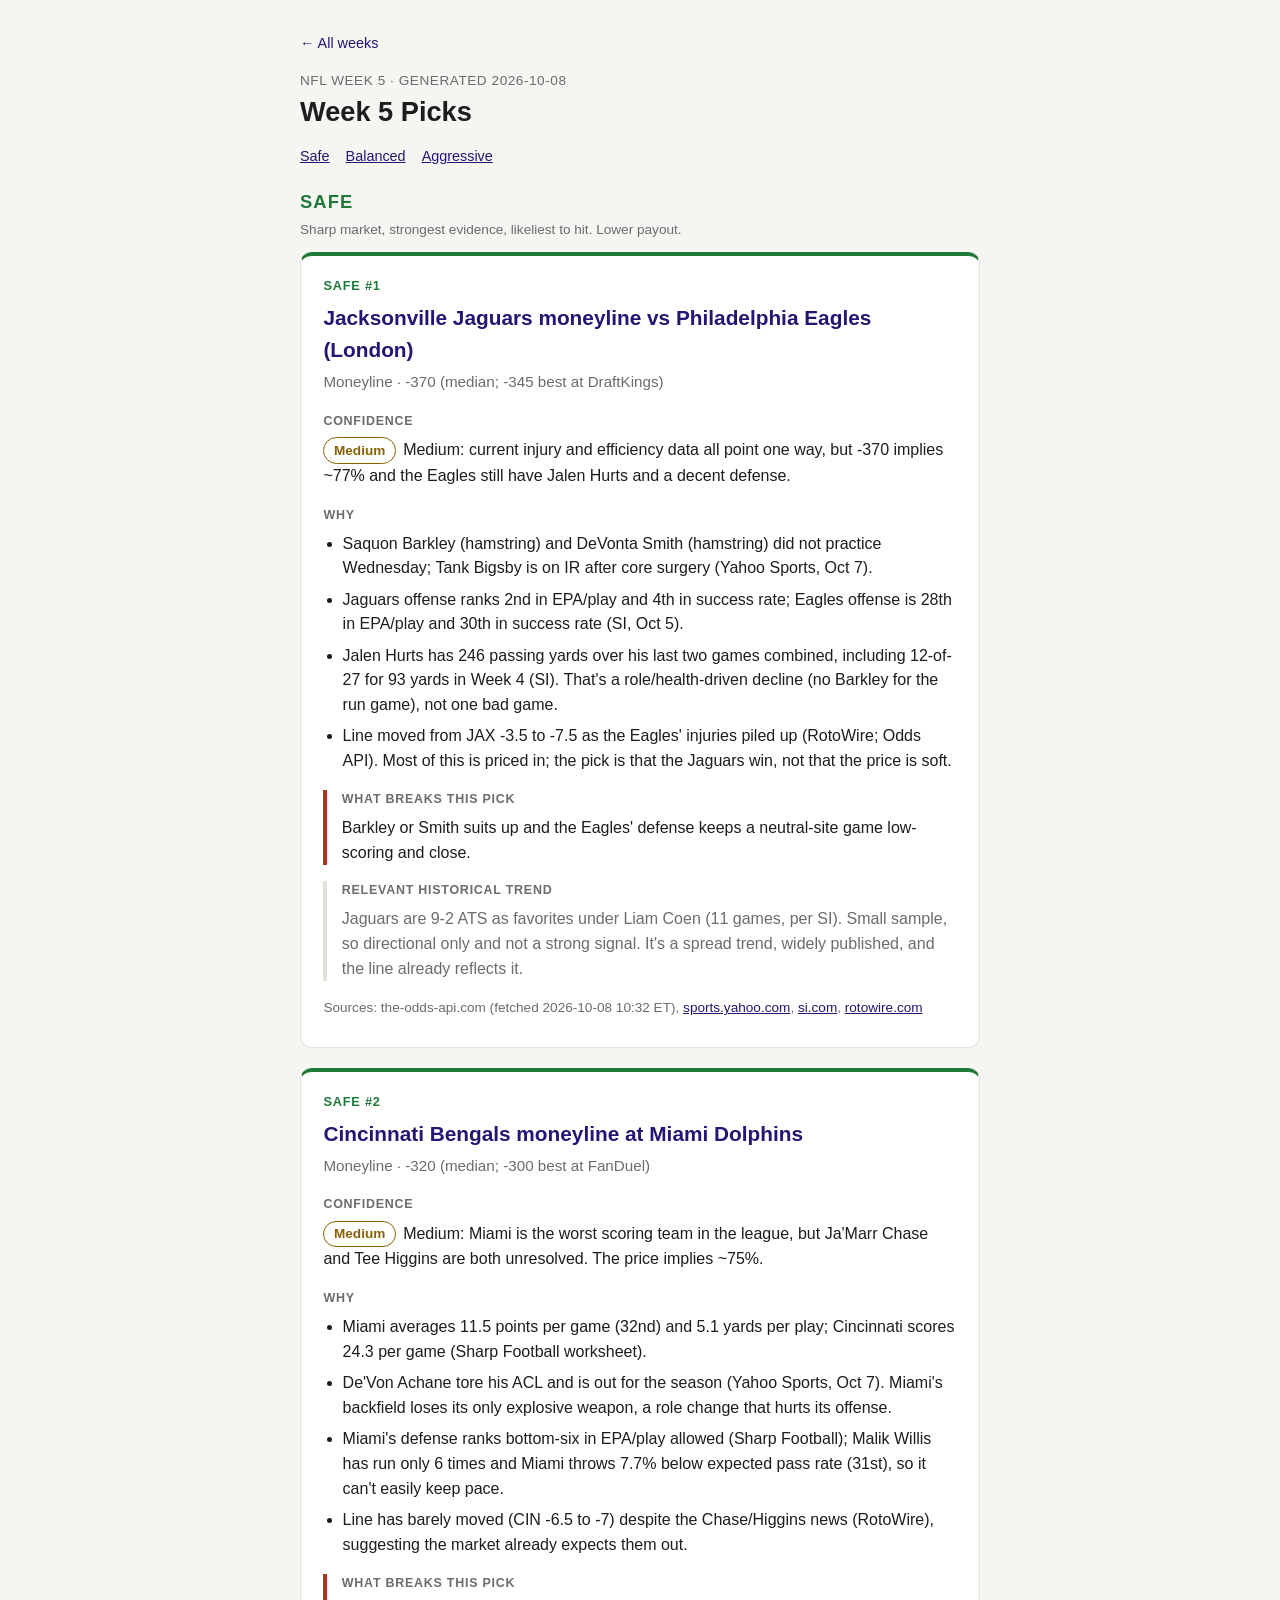
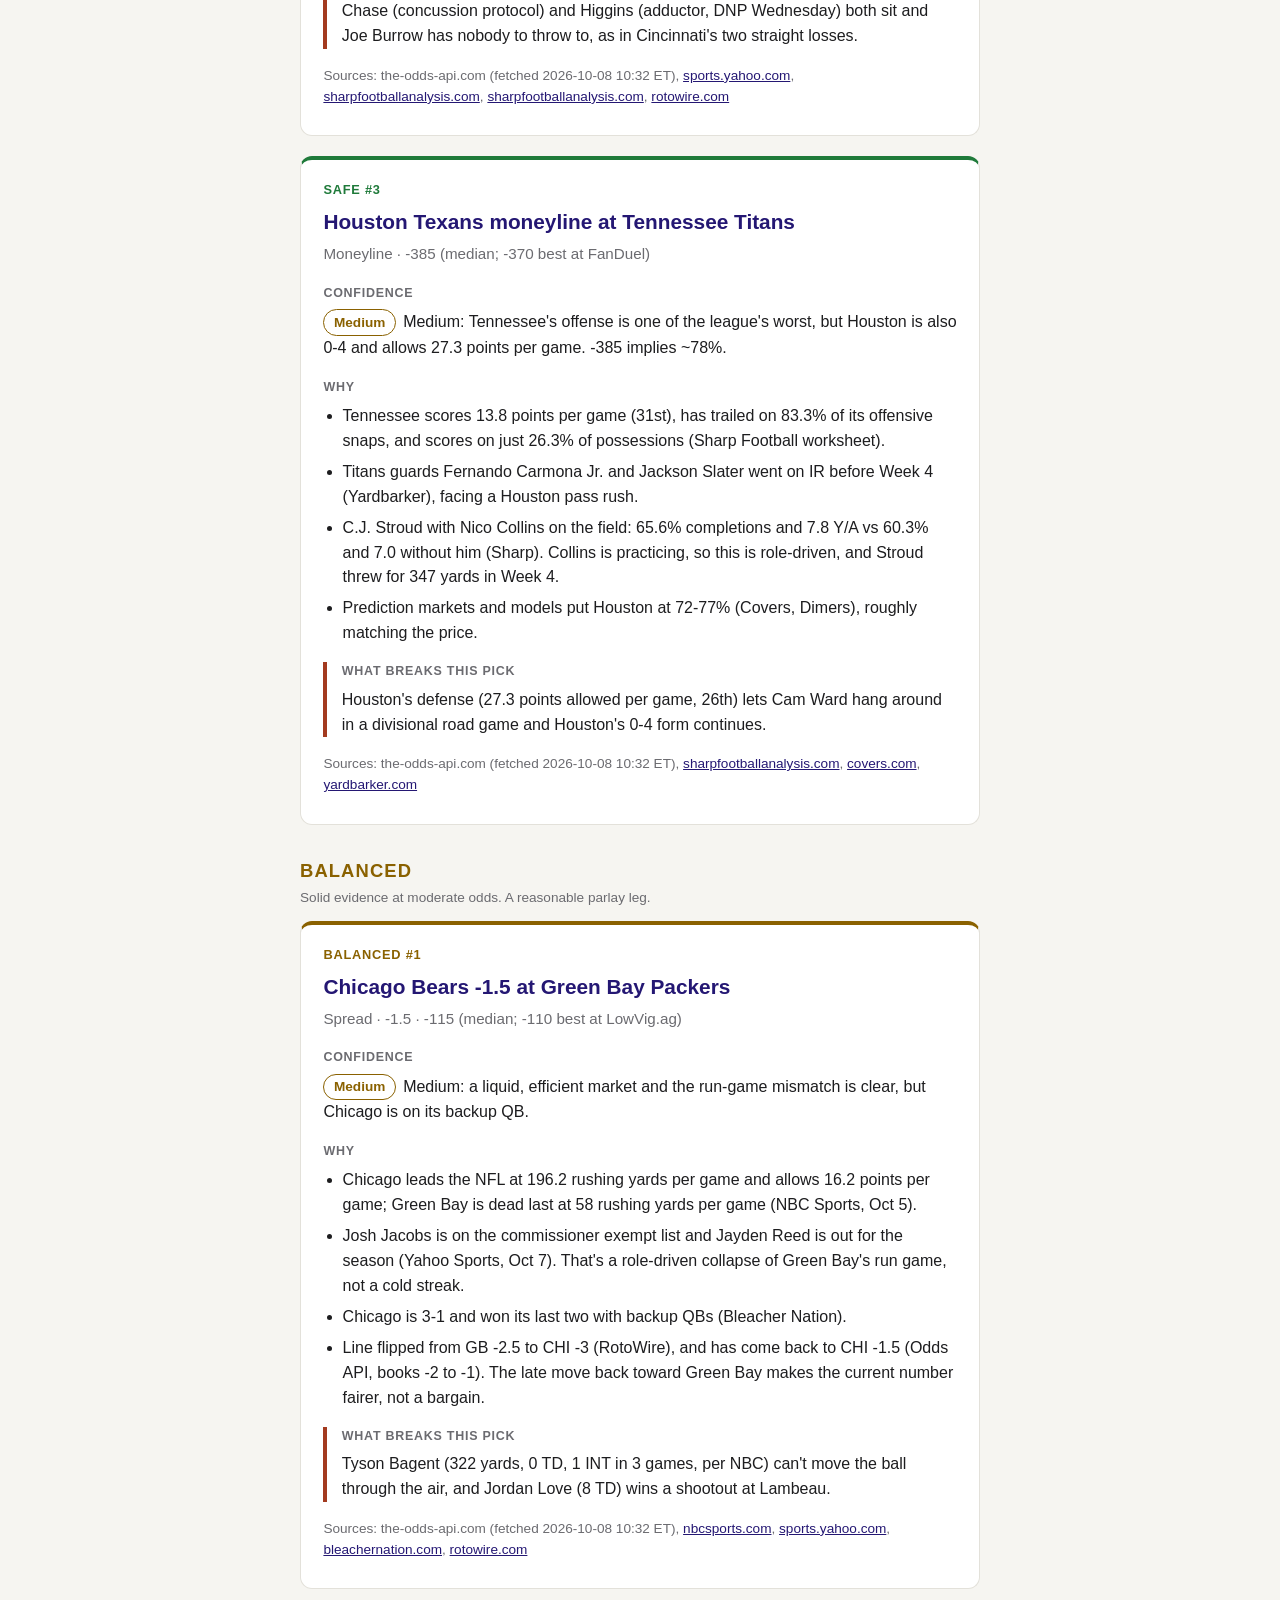
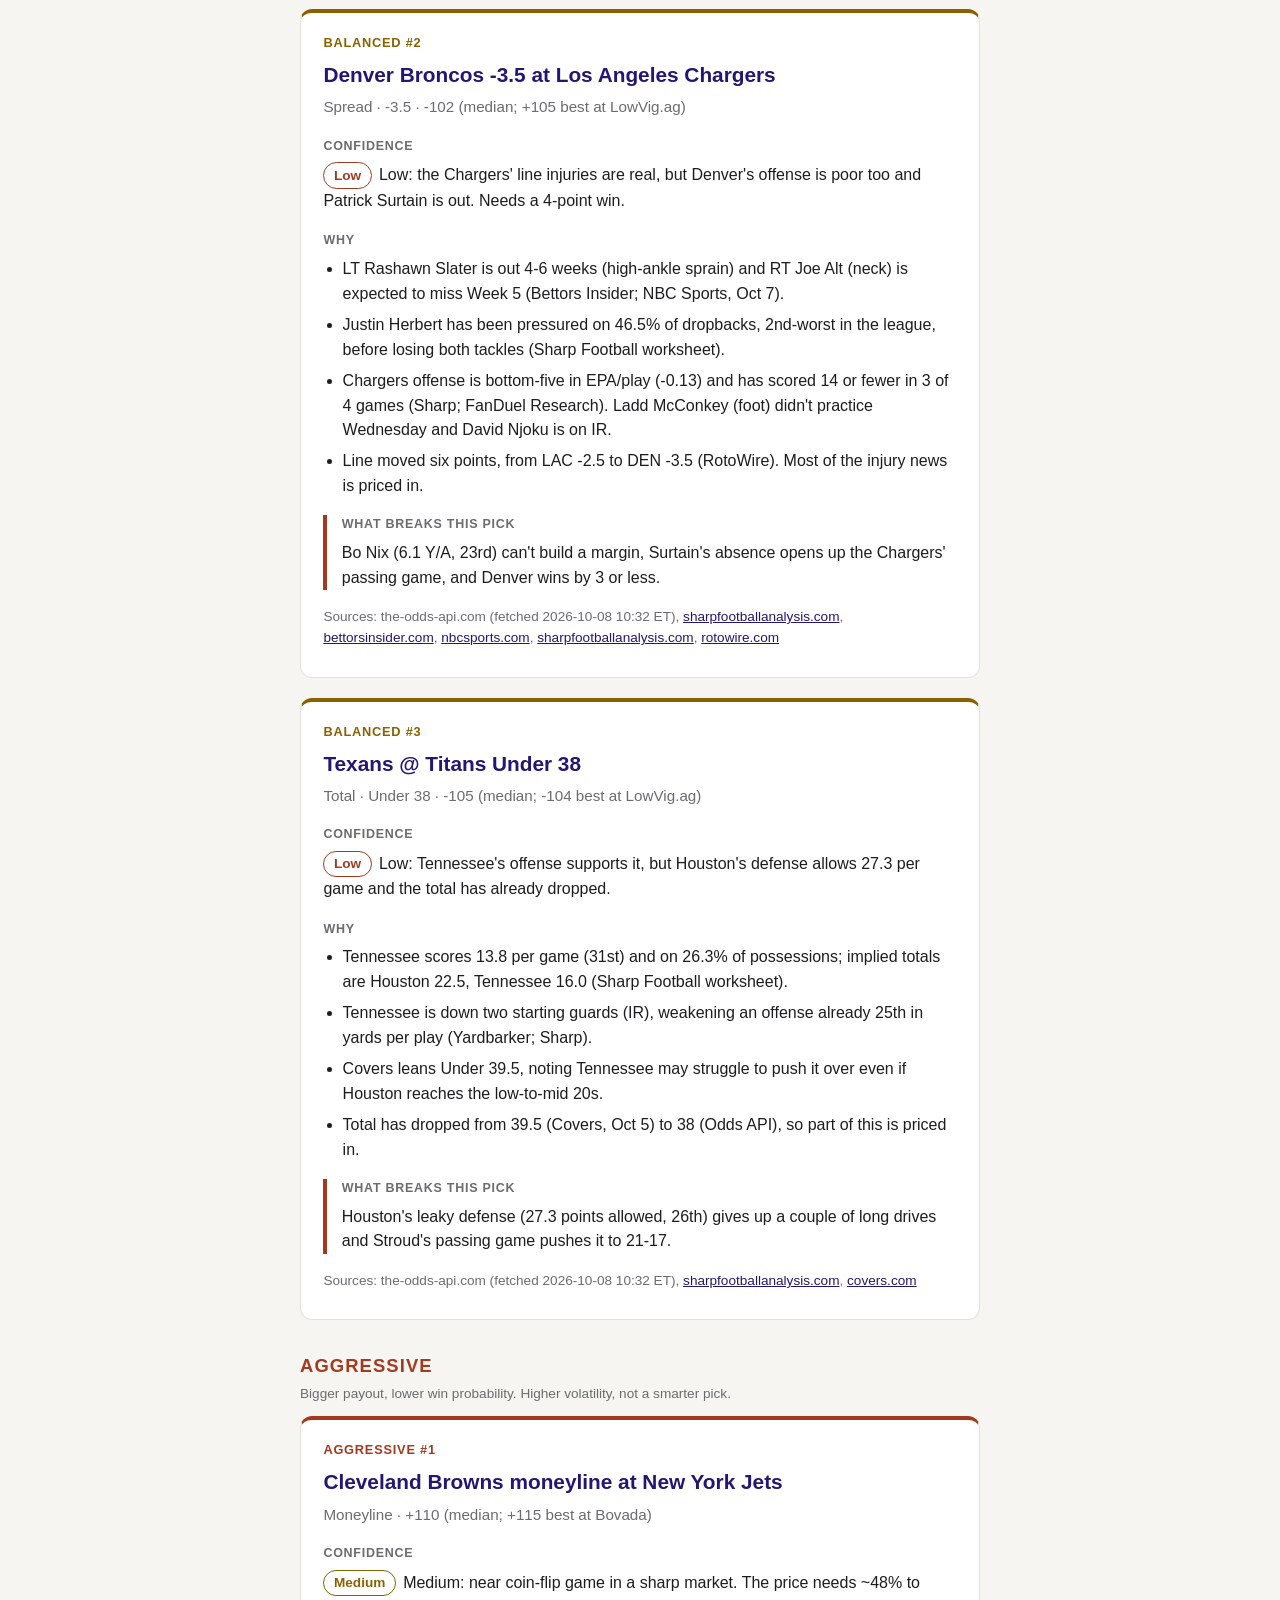
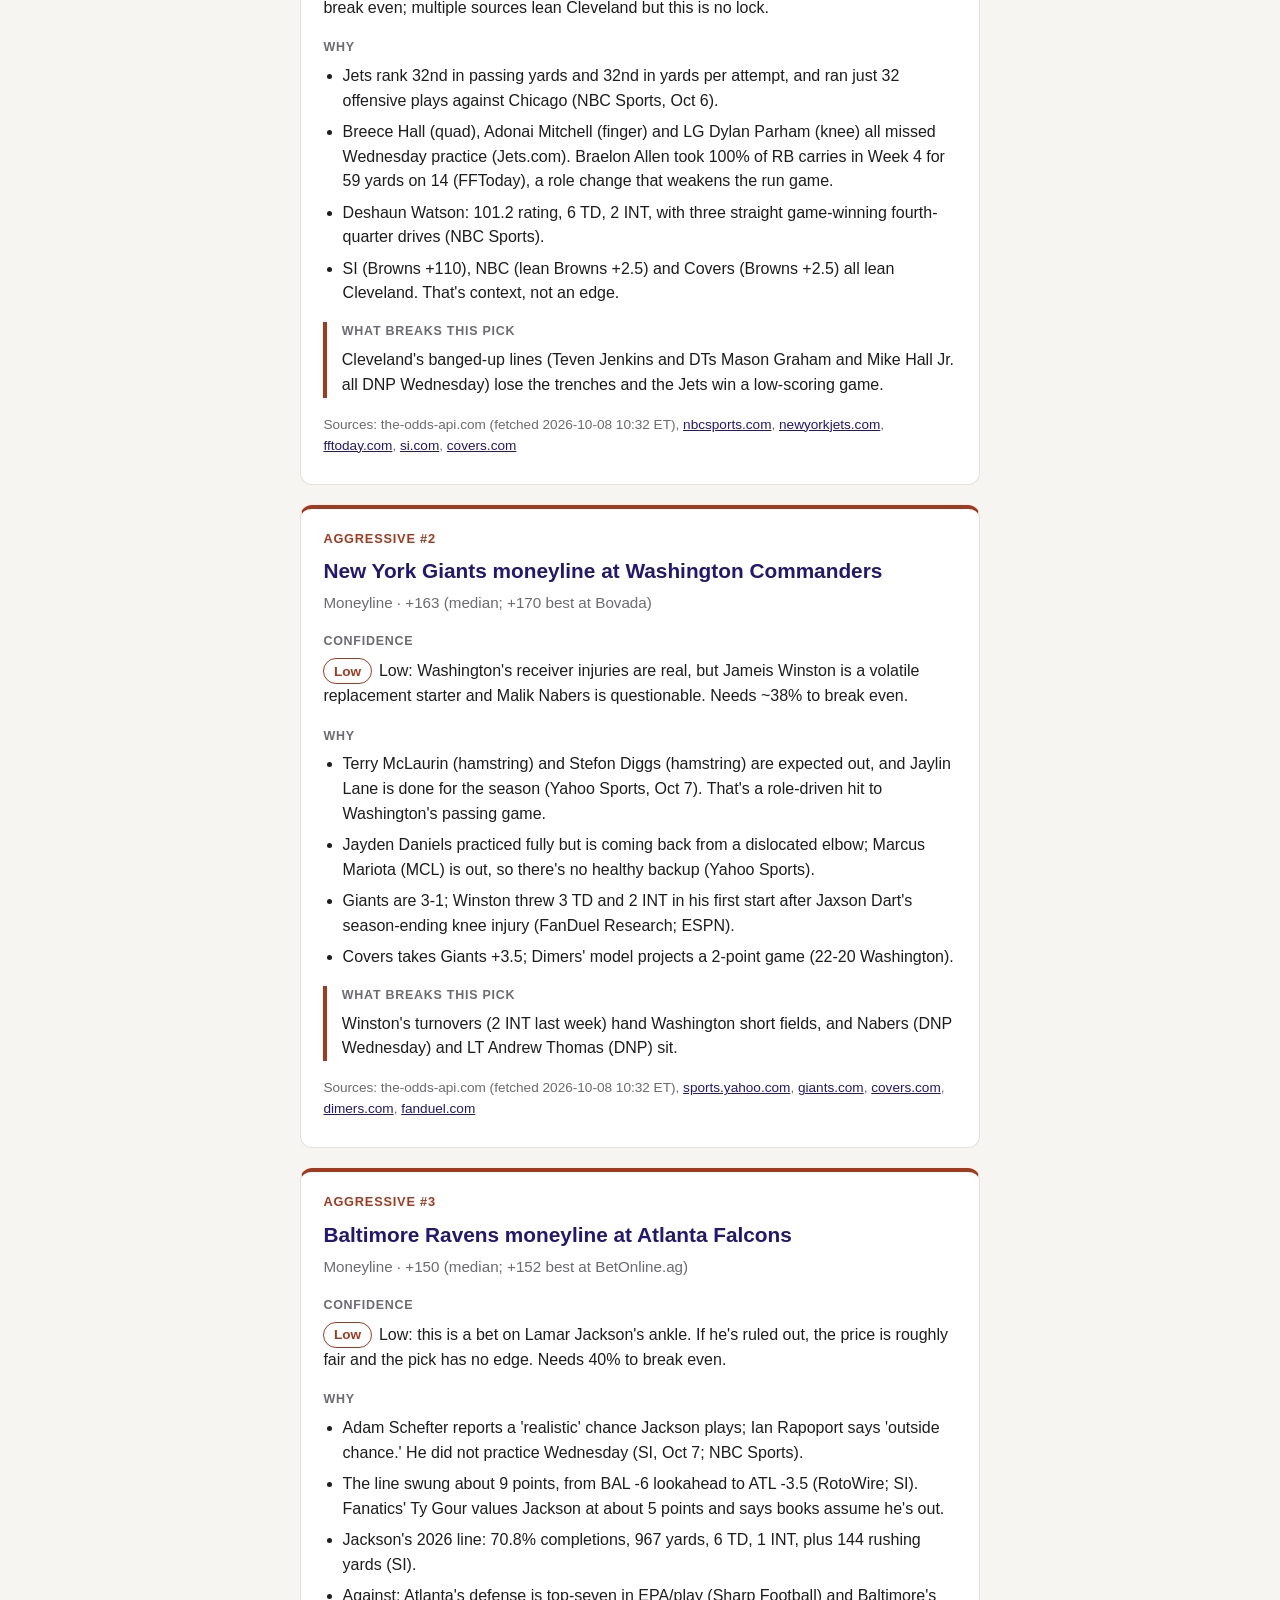
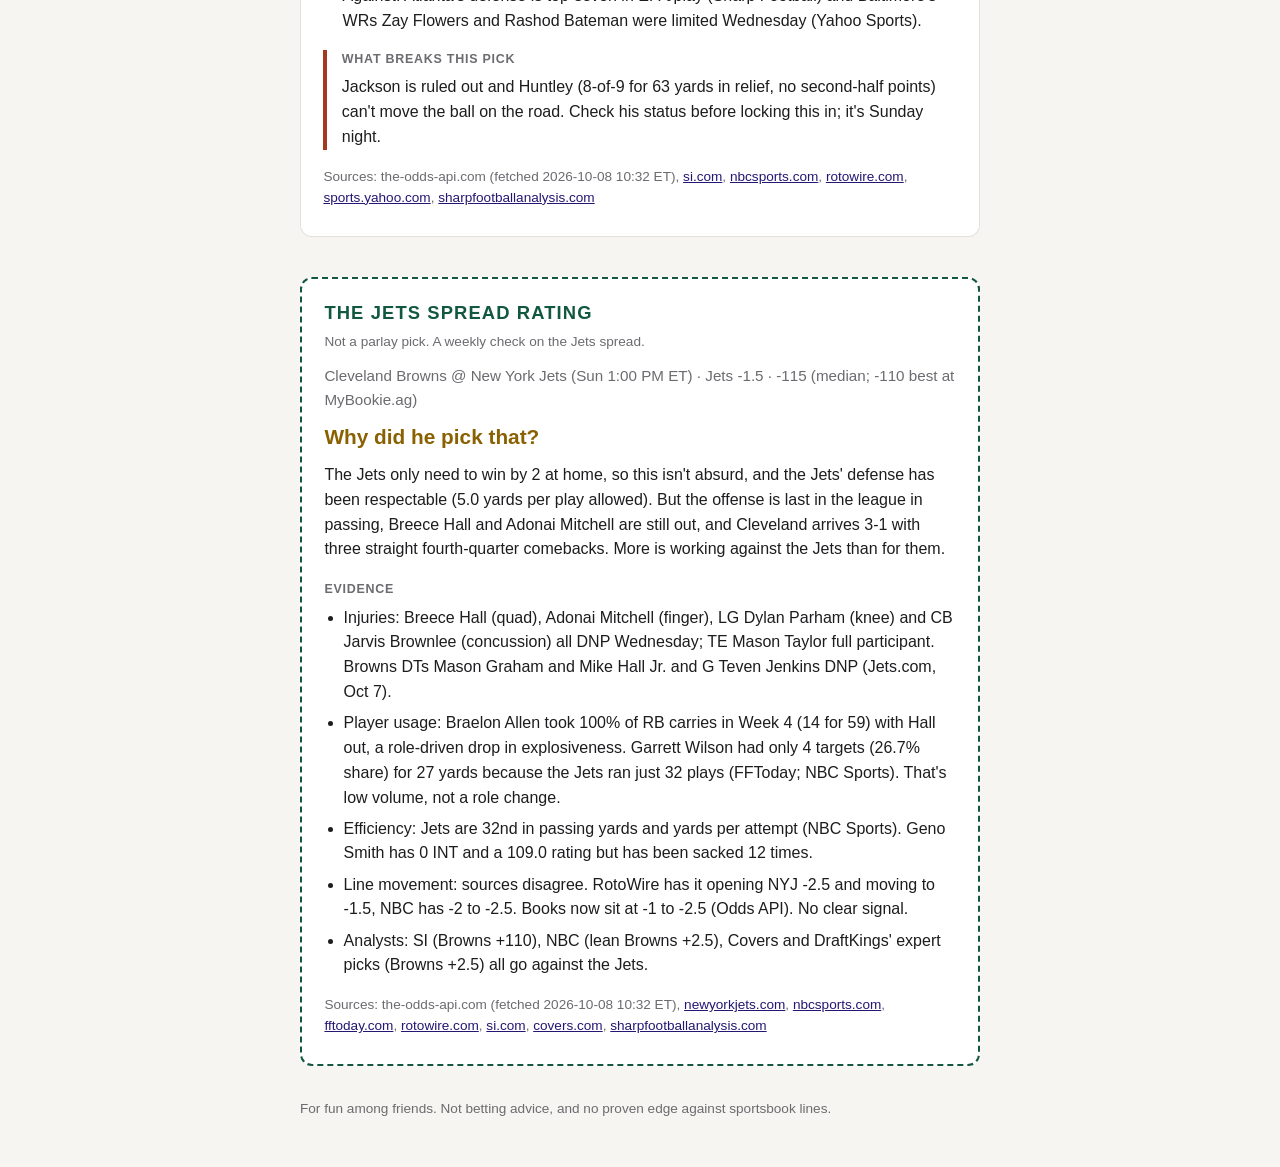
<file: week-5.html>
<!DOCTYPE html>
<html lang="en">
<head>
<meta charset="utf-8">
<meta name="viewport" content="width=device-width, initial-scale=1">
<title>Week 5 Picks · Bozo Parlay Picks</title>
<link rel="stylesheet" href="style.css">
</head>
<body>
<main>
<header>
<p class="crumbs"><a href="index.html">&larr; All weeks</a></p>
<p class="eyebrow">NFL Week 5 · Generated 2026-10-08</p>
<h1>Week 5 Picks</h1>
<nav class="tiers"><a href="#tier-safe">Safe</a><a href="#tier-balanced">Balanced</a><a href="#tier-aggressive">Aggressive</a></nav>
</header>
<div class="tier-group" id="tier-safe">
<h2 class="tier-heading tier-safe">Safe <span class="tier-blurb">Sharp market, strongest evidence, likeliest to hit. Lower payout.</span></h2>
<section class="card tier-safe">
<p class="tier-label">Safe #1</p>
<p class="pick">Jacksonville Jaguars moneyline vs Philadelphia Eagles (London)</p>
<p class="meta">Moneyline · -370 (median; -345 best at DraftKings)</p>
<h3>Confidence</h3>
<p><span class="badge conf-medium">Medium</span>Medium: current injury and efficiency data all point one way, but -370 implies ~77% and the Eagles still have Jalen Hurts and a decent defense.</p>
<h3>Why</h3><ul><li>Saquon Barkley (hamstring) and DeVonta Smith (hamstring) did not practice Wednesday; Tank Bigsby is on IR after core surgery (Yahoo Sports, Oct 7).</li><li>Jaguars offense ranks 2nd in EPA/play and 4th in success rate; Eagles offense is 28th in EPA/play and 30th in success rate (SI, Oct 5).</li><li>Jalen Hurts has 246 passing yards over his last two games combined, including 12-of-27 for 93 yards in Week 4 (SI). That&#x27;s a role/health-driven decline (no Barkley for the run game), not one bad game.</li><li>Line moved from JAX -3.5 to -7.5 as the Eagles&#x27; injuries piled up (RotoWire; Odds API). Most of this is priced in; the pick is that the Jaguars win, not that the price is soft.</li></ul>
<div class="risk"><h3>What breaks this pick</h3><p>Barkley or Smith suits up and the Eagles&#x27; defense keeps a neutral-site game low-scoring and close.</p></div>
<div class="trend"><h3>Relevant historical trend</h3><p>Jaguars are 9-2 ATS as favorites under Liam Coen (11 games, per SI). Small sample, so directional only and not a strong signal. It&#x27;s a spread trend, widely published, and the line already reflects it.</p></div>
<p class="sources">Sources: the-odds-api.com (fetched 2026-10-08 10:32 ET), <a href="https://sports.yahoo.com/articles/2026-nfl-week-5-injury-202606270.html">sports.yahoo.com</a>, <a href="https://www.si.com/betting/eagles-vs-jaguars-prediction-odds-spread-injuries-trends-for-nfl-week-5-2026">si.com</a>, <a href="https://www.rotowire.com/football/article/nfl-week-5-odds-biggest-line-moves-betting-splits-and-key-injuries-139246">rotowire.com</a></p>
</section>
<section class="card tier-safe">
<p class="tier-label">Safe #2</p>
<p class="pick">Cincinnati Bengals moneyline at Miami Dolphins</p>
<p class="meta">Moneyline · -320 (median; -300 best at FanDuel)</p>
<h3>Confidence</h3>
<p><span class="badge conf-medium">Medium</span>Medium: Miami is the worst scoring team in the league, but Ja&#x27;Marr Chase and Tee Higgins are both unresolved. The price implies ~75%.</p>
<h3>Why</h3><ul><li>Miami averages 11.5 points per game (32nd) and 5.1 yards per play; Cincinnati scores 24.3 per game (Sharp Football worksheet).</li><li>De&#x27;Von Achane tore his ACL and is out for the season (Yahoo Sports, Oct 7). Miami&#x27;s backfield loses its only explosive weapon, a role change that hurts its offense.</li><li>Miami&#x27;s defense ranks bottom-six in EPA/play allowed (Sharp Football); Malik Willis has run only 6 times and Miami throws 7.7% below expected pass rate (31st), so it can&#x27;t easily keep pace.</li><li>Line has barely moved (CIN -6.5 to -7) despite the Chase/Higgins news (RotoWire), suggesting the market already expects them out.</li></ul>
<div class="risk"><h3>What breaks this pick</h3><p>Chase (concussion protocol) and Higgins (adductor, DNP Wednesday) both sit and Joe Burrow has nobody to throw to, as in Cincinnati&#x27;s two straight losses.</p></div>
<p class="sources">Sources: the-odds-api.com (fetched 2026-10-08 10:32 ET), <a href="https://sports.yahoo.com/articles/2026-nfl-week-5-injury-202606270.html">sports.yahoo.com</a>, <a href="https://www.sharpfootballanalysis.com/fantasy/bengals-dolphins-week-5-fantasy-football-preview-nfl-worksheet-rich-hribar-2026/">sharpfootballanalysis.com</a>, <a href="https://www.sharpfootballanalysis.com/stats-nfl/nfl-defensive-stats/">sharpfootballanalysis.com</a>, <a href="https://www.rotowire.com/football/article/nfl-week-5-odds-biggest-line-moves-betting-splits-and-key-injuries-139246">rotowire.com</a></p>
</section>
<section class="card tier-safe">
<p class="tier-label">Safe #3</p>
<p class="pick">Houston Texans moneyline at Tennessee Titans</p>
<p class="meta">Moneyline · -385 (median; -370 best at FanDuel)</p>
<h3>Confidence</h3>
<p><span class="badge conf-medium">Medium</span>Medium: Tennessee&#x27;s offense is one of the league&#x27;s worst, but Houston is also 0-4 and allows 27.3 points per game. -385 implies ~78%.</p>
<h3>Why</h3><ul><li>Tennessee scores 13.8 points per game (31st), has trailed on 83.3% of its offensive snaps, and scores on just 26.3% of possessions (Sharp Football worksheet).</li><li>Titans guards Fernando Carmona Jr. and Jackson Slater went on IR before Week 4 (Yardbarker), facing a Houston pass rush.</li><li>C.J. Stroud with Nico Collins on the field: 65.6% completions and 7.8 Y/A vs 60.3% and 7.0 without him (Sharp). Collins is practicing, so this is role-driven, and Stroud threw for 347 yards in Week 4.</li><li>Prediction markets and models put Houston at 72-77% (Covers, Dimers), roughly matching the price.</li></ul>
<div class="risk"><h3>What breaks this pick</h3><p>Houston&#x27;s defense (27.3 points allowed per game, 26th) lets Cam Ward hang around in a divisional road game and Houston&#x27;s 0-4 form continues.</p></div>
<p class="sources">Sources: the-odds-api.com (fetched 2026-10-08 10:32 ET), <a href="https://www.sharpfootballanalysis.com/fantasy/texans-titans-week-5-fantasy-football-preview-nfl-worksheet-rich-hribar-2026/">sharpfootballanalysis.com</a>, <a href="https://www.covers.com/nfl/texans-vs-titans-prediction-picks-odds-early-leans-week-5-2026">covers.com</a>, <a href="https://www.yardbarker.com/nfl/articles/tennessee_titans_qb_cam_ward_about_to_face_a_major_test_behind_a_weakened_line/s1_17615_44370992">yardbarker.com</a></p>
</section>
</div>
<div class="tier-group" id="tier-balanced">
<h2 class="tier-heading tier-balanced">Balanced <span class="tier-blurb">Solid evidence at moderate odds. A reasonable parlay leg.</span></h2>
<section class="card tier-balanced">
<p class="tier-label">Balanced #1</p>
<p class="pick">Chicago Bears -1.5 at Green Bay Packers</p>
<p class="meta">Spread · -1.5 · -115 (median; -110 best at LowVig.ag)</p>
<h3>Confidence</h3>
<p><span class="badge conf-medium">Medium</span>Medium: a liquid, efficient market and the run-game mismatch is clear, but Chicago is on its backup QB.</p>
<h3>Why</h3><ul><li>Chicago leads the NFL at 196.2 rushing yards per game and allows 16.2 points per game; Green Bay is dead last at 58 rushing yards per game (NBC Sports, Oct 5).</li><li>Josh Jacobs is on the commissioner exempt list and Jayden Reed is out for the season (Yahoo Sports, Oct 7). That&#x27;s a role-driven collapse of Green Bay&#x27;s run game, not a cold streak.</li><li>Chicago is 3-1 and won its last two with backup QBs (Bleacher Nation).</li><li>Line flipped from GB -2.5 to CHI -3 (RotoWire), and has come back to CHI -1.5 (Odds API, books -2 to -1). The late move back toward Green Bay makes the current number fairer, not a bargain.</li></ul>
<div class="risk"><h3>What breaks this pick</h3><p>Tyson Bagent (322 yards, 0 TD, 1 INT in 3 games, per NBC) can&#x27;t move the ball through the air, and Jordan Love (8 TD) wins a shootout at Lambeau.</p></div>
<p class="sources">Sources: the-odds-api.com (fetched 2026-10-08 10:32 ET), <a href="https://www.nbcsports.com/nfl/news/bears-vs-packers-prediction-odds-expert-picks-qb-matchup-injury-update-betting-trends-and-stats">nbcsports.com</a>, <a href="https://sports.yahoo.com/articles/2026-nfl-week-5-injury-202606270.html">sports.yahoo.com</a>, <a href="https://www.bleachernation.com/bears/2026/10/05/bears-packers-odds-wk-5/">bleachernation.com</a>, <a href="https://www.rotowire.com/football/article/nfl-week-5-odds-biggest-line-moves-betting-splits-and-key-injuries-139246">rotowire.com</a></p>
</section>
<section class="card tier-balanced">
<p class="tier-label">Balanced #2</p>
<p class="pick">Denver Broncos -3.5 at Los Angeles Chargers</p>
<p class="meta">Spread · -3.5 · -102 (median; +105 best at LowVig.ag)</p>
<h3>Confidence</h3>
<p><span class="badge conf-low">Low</span>Low: the Chargers&#x27; line injuries are real, but Denver&#x27;s offense is poor too and Patrick Surtain is out. Needs a 4-point win.</p>
<h3>Why</h3><ul><li>LT Rashawn Slater is out 4-6 weeks (high-ankle sprain) and RT Joe Alt (neck) is expected to miss Week 5 (Bettors Insider; NBC Sports, Oct 7).</li><li>Justin Herbert has been pressured on 46.5% of dropbacks, 2nd-worst in the league, before losing both tackles (Sharp Football worksheet).</li><li>Chargers offense is bottom-five in EPA/play (-0.13) and has scored 14 or fewer in 3 of 4 games (Sharp; FanDuel Research). Ladd McConkey (foot) didn&#x27;t practice Wednesday and David Njoku is on IR.</li><li>Line moved six points, from LAC -2.5 to DEN -3.5 (RotoWire). Most of the injury news is priced in.</li></ul>
<div class="risk"><h3>What breaks this pick</h3><p>Bo Nix (6.1 Y/A, 23rd) can&#x27;t build a margin, Surtain&#x27;s absence opens up the Chargers&#x27; passing game, and Denver wins by 3 or less.</p></div>
<p class="sources">Sources: the-odds-api.com (fetched 2026-10-08 10:32 ET), <a href="https://www.sharpfootballanalysis.com/fantasy/broncos-chargers-week-5-fantasy-football-preview-nfl-worksheet-rich-hribar-2026/">sharpfootballanalysis.com</a>, <a href="https://bettorsinsider.com/nfl/2026/10/07/rashawn-slater-high-ankle-sprain-puts-chargers-o-line-betting-markets-in-freefall-at-0-4/">bettorsinsider.com</a>, <a href="https://www.nbcsports.com/fantasy/football/player-news/2026-10-07/report-joe-alt-neck-to-miss-week-5">nbcsports.com</a>, <a href="https://www.sharpfootballanalysis.com/stats-nfl/nfl-offensive-stats/">sharpfootballanalysis.com</a>, <a href="https://www.rotowire.com/football/article/nfl-week-5-odds-biggest-line-moves-betting-splits-and-key-injuries-139246">rotowire.com</a></p>
</section>
<section class="card tier-balanced">
<p class="tier-label">Balanced #3</p>
<p class="pick">Texans @ Titans Under 38</p>
<p class="meta">Total · Under 38 · -105 (median; -104 best at LowVig.ag)</p>
<h3>Confidence</h3>
<p><span class="badge conf-low">Low</span>Low: Tennessee&#x27;s offense supports it, but Houston&#x27;s defense allows 27.3 per game and the total has already dropped.</p>
<h3>Why</h3><ul><li>Tennessee scores 13.8 per game (31st) and on 26.3% of possessions; implied totals are Houston 22.5, Tennessee 16.0 (Sharp Football worksheet).</li><li>Tennessee is down two starting guards (IR), weakening an offense already 25th in yards per play (Yardbarker; Sharp).</li><li>Covers leans Under 39.5, noting Tennessee may struggle to push it over even if Houston reaches the low-to-mid 20s.</li><li>Total has dropped from 39.5 (Covers, Oct 5) to 38 (Odds API), so part of this is priced in.</li></ul>
<div class="risk"><h3>What breaks this pick</h3><p>Houston&#x27;s leaky defense (27.3 points allowed, 26th) gives up a couple of long drives and Stroud&#x27;s passing game pushes it to 21-17.</p></div>
<p class="sources">Sources: the-odds-api.com (fetched 2026-10-08 10:32 ET), <a href="https://www.sharpfootballanalysis.com/fantasy/texans-titans-week-5-fantasy-football-preview-nfl-worksheet-rich-hribar-2026/">sharpfootballanalysis.com</a>, <a href="https://www.covers.com/nfl/texans-vs-titans-prediction-picks-odds-early-leans-week-5-2026">covers.com</a></p>
</section>
</div>
<div class="tier-group" id="tier-aggressive">
<h2 class="tier-heading tier-aggressive">Aggressive <span class="tier-blurb">Bigger payout, lower win probability. Higher volatility, not a smarter pick.</span></h2>
<section class="card tier-aggressive">
<p class="tier-label">Aggressive #1</p>
<p class="pick">Cleveland Browns moneyline at New York Jets</p>
<p class="meta">Moneyline · +110 (median; +115 best at Bovada)</p>
<h3>Confidence</h3>
<p><span class="badge conf-medium">Medium</span>Medium: near coin-flip game in a sharp market. The price needs ~48% to break even; multiple sources lean Cleveland but this is no lock.</p>
<h3>Why</h3><ul><li>Jets rank 32nd in passing yards and 32nd in yards per attempt, and ran just 32 offensive plays against Chicago (NBC Sports, Oct 6).</li><li>Breece Hall (quad), Adonai Mitchell (finger) and LG Dylan Parham (knee) all missed Wednesday practice (Jets.com). Braelon Allen took 100% of RB carries in Week 4 for 59 yards on 14 (FFToday), a role change that weakens the run game.</li><li>Deshaun Watson: 101.2 rating, 6 TD, 2 INT, with three straight game-winning fourth-quarter drives (NBC Sports).</li><li>SI (Browns +110), NBC (lean Browns +2.5) and Covers (Browns +2.5) all lean Cleveland. That&#x27;s context, not an edge.</li></ul>
<div class="risk"><h3>What breaks this pick</h3><p>Cleveland&#x27;s banged-up lines (Teven Jenkins and DTs Mason Graham and Mike Hall Jr. all DNP Wednesday) lose the trenches and the Jets win a low-scoring game.</p></div>
<p class="sources">Sources: the-odds-api.com (fetched 2026-10-08 10:32 ET), <a href="https://www.nbcsports.com/nfl/news/browns-vs-jets-prediction-odds-expert-picks-qb-matchup-injury-update-betting-trends-and-stats">nbcsports.com</a>, <a href="https://www.newyorkjets.com/news/jets-injury-report-week-5-vs-browns-wednesday-10-07-2026">newyorkjets.com</a>, <a href="https://www.fftoday.com/articles/krueger/26-usage-notes-wk4.html">fftoday.com</a>, <a href="https://www.si.com/betting/browns-vs-jets-prediction-odds-spread-injuries-trends-for-nfl-week-5-01m46x1xee7z">si.com</a>, <a href="https://www.covers.com/nfl/picks-and-predictions-week-5-2026">covers.com</a></p>
</section>
<section class="card tier-aggressive">
<p class="tier-label">Aggressive #2</p>
<p class="pick">New York Giants moneyline at Washington Commanders</p>
<p class="meta">Moneyline · +163 (median; +170 best at Bovada)</p>
<h3>Confidence</h3>
<p><span class="badge conf-low">Low</span>Low: Washington&#x27;s receiver injuries are real, but Jameis Winston is a volatile replacement starter and Malik Nabers is questionable. Needs ~38% to break even.</p>
<h3>Why</h3><ul><li>Terry McLaurin (hamstring) and Stefon Diggs (hamstring) are expected out, and Jaylin Lane is done for the season (Yahoo Sports, Oct 7). That&#x27;s a role-driven hit to Washington&#x27;s passing game.</li><li>Jayden Daniels practiced fully but is coming back from a dislocated elbow; Marcus Mariota (MCL) is out, so there&#x27;s no healthy backup (Yahoo Sports).</li><li>Giants are 3-1; Winston threw 3 TD and 2 INT in his first start after Jaxson Dart&#x27;s season-ending knee injury (FanDuel Research; ESPN).</li><li>Covers takes Giants +3.5; Dimers&#x27; model projects a 2-point game (22-20 Washington).</li></ul>
<div class="risk"><h3>What breaks this pick</h3><p>Winston&#x27;s turnovers (2 INT last week) hand Washington short fields, and Nabers (DNP Wednesday) and LT Andrew Thomas (DNP) sit.</p></div>
<p class="sources">Sources: the-odds-api.com (fetched 2026-10-08 10:32 ET), <a href="https://sports.yahoo.com/articles/2026-nfl-week-5-injury-202606270.html">sports.yahoo.com</a>, <a href="https://giants.com/news/giants-vs-commanders-week-5-injury-report-malik-nabers-andrew-thomas-cam-skattebo">giants.com</a>, <a href="https://www.covers.com/nfl/giants-vs-commanders-prediction-picks-odds-early-leans-week-5-2026">covers.com</a>, <a href="https://www.dimers.com/nfl/news/new-york-giants-vs-washington-commanders-early-prediction-nfl-week-5-2026-ac">dimers.com</a>, <a href="https://www.fanduel.com/research/commanders-vs-giants-predictions-odds-picks-best-bets-for-nfl-week-5-2026">fanduel.com</a></p>
</section>
<section class="card tier-aggressive">
<p class="tier-label">Aggressive #3</p>
<p class="pick">Baltimore Ravens moneyline at Atlanta Falcons</p>
<p class="meta">Moneyline · +150 (median; +152 best at BetOnline.ag)</p>
<h3>Confidence</h3>
<p><span class="badge conf-low">Low</span>Low: this is a bet on Lamar Jackson&#x27;s ankle. If he&#x27;s ruled out, the price is roughly fair and the pick has no edge. Needs 40% to break even.</p>
<h3>Why</h3><ul><li>Adam Schefter reports a &#x27;realistic&#x27; chance Jackson plays; Ian Rapoport says &#x27;outside chance.&#x27; He did not practice Wednesday (SI, Oct 7; NBC Sports).</li><li>The line swung about 9 points, from BAL -6 lookahead to ATL -3.5 (RotoWire; SI). Fanatics&#x27; Ty Gour values Jackson at about 5 points and says books assume he&#x27;s out.</li><li>Jackson&#x27;s 2026 line: 70.8% completions, 967 yards, 6 TD, 1 INT, plus 144 rushing yards (SI).</li><li>Against: Atlanta&#x27;s defense is top-seven in EPA/play (Sharp Football) and Baltimore&#x27;s WRs Zay Flowers and Rashod Bateman were limited Wednesday (Yahoo Sports).</li></ul>
<div class="risk"><h3>What breaks this pick</h3><p>Jackson is ruled out and Huntley (8-of-9 for 63 yards in relief, no second-half points) can&#x27;t move the ball on the road. Check his status before locking this in; it&#x27;s Sunday night.</p></div>
<p class="sources">Sources: the-odds-api.com (fetched 2026-10-08 10:32 ET), <a href="https://www.si.com/betting/positive-lamar-jackson-injury-update-doesnt-alter-ravens-vs-falcons-odds-in-week-5">si.com</a>, <a href="https://www.nbcsports.com/fantasy/football/player-news/2026-10-06/lamar-has-outside-chance-to-play-week-5">nbcsports.com</a>, <a href="https://www.rotowire.com/football/article/nfl-week-5-odds-biggest-line-moves-betting-splits-and-key-injuries-139246">rotowire.com</a>, <a href="https://sports.yahoo.com/articles/2026-nfl-week-5-injury-202606270.html">sports.yahoo.com</a>, <a href="https://www.sharpfootballanalysis.com/stats-nfl/nfl-defensive-stats/">sharpfootballanalysis.com</a></p>
</section>
</div>
<section class="jets">
<h2>The Jets Spread Rating</h2>
<p class="jets-note">Not a parlay pick. A weekly check on the Jets spread.</p>
<p class="meta">Cleveland Browns @ New York Jets (Sun 1:00 PM ET) · Jets -1.5 · -115 (median; -110 best at MyBookie.ag)</p>
<p class="jets-rating jets-level-1">Why did he pick that?</p>
<p>The Jets only need to win by 2 at home, so this isn&#x27;t absurd, and the Jets&#x27; defense has been respectable (5.0 yards per play allowed). But the offense is last in the league in passing, Breece Hall and Adonai Mitchell are still out, and Cleveland arrives 3-1 with three straight fourth-quarter comebacks. More is working against the Jets than for them.</p>
<h3>Evidence</h3><ul><li>Injuries: Breece Hall (quad), Adonai Mitchell (finger), LG Dylan Parham (knee) and CB Jarvis Brownlee (concussion) all DNP Wednesday; TE Mason Taylor full participant. Browns DTs Mason Graham and Mike Hall Jr. and G Teven Jenkins DNP (Jets.com, Oct 7).</li><li>Player usage: Braelon Allen took 100% of RB carries in Week 4 (14 for 59) with Hall out, a role-driven drop in explosiveness. Garrett Wilson had only 4 targets (26.7% share) for 27 yards because the Jets ran just 32 plays (FFToday; NBC Sports). That&#x27;s low volume, not a role change.</li><li>Efficiency: Jets are 32nd in passing yards and yards per attempt (NBC Sports). Geno Smith has 0 INT and a 109.0 rating but has been sacked 12 times.</li><li>Line movement: sources disagree. RotoWire has it opening NYJ -2.5 and moving to -1.5, NBC has -2 to -2.5. Books now sit at -1 to -2.5 (Odds API). No clear signal.</li><li>Analysts: SI (Browns +110), NBC (lean Browns +2.5), Covers and DraftKings&#x27; expert picks (Browns +2.5) all go against the Jets.</li></ul>
<p class="sources">Sources: the-odds-api.com (fetched 2026-10-08 10:32 ET), <a href="https://www.newyorkjets.com/news/jets-injury-report-week-5-vs-browns-wednesday-10-07-2026">newyorkjets.com</a>, <a href="https://www.nbcsports.com/nfl/news/browns-vs-jets-prediction-odds-expert-picks-qb-matchup-injury-update-betting-trends-and-stats">nbcsports.com</a>, <a href="https://www.fftoday.com/articles/krueger/26-usage-notes-wk4.html">fftoday.com</a>, <a href="https://www.rotowire.com/football/article/nfl-week-5-odds-biggest-line-moves-betting-splits-and-key-injuries-139246">rotowire.com</a>, <a href="https://www.si.com/betting/browns-vs-jets-prediction-odds-spread-injuries-trends-for-nfl-week-5-01m46x1xee7z">si.com</a>, <a href="https://www.covers.com/nfl/picks-and-predictions-week-5-2026">covers.com</a>, <a href="https://www.sharpfootballanalysis.com/stats-nfl/nfl-defensive-stats/">sharpfootballanalysis.com</a></p>
</section>
<footer>For fun among friends. Not betting advice, and no proven edge against sportsbook lines.</footer>
</main>
</body>
</html>
</file>
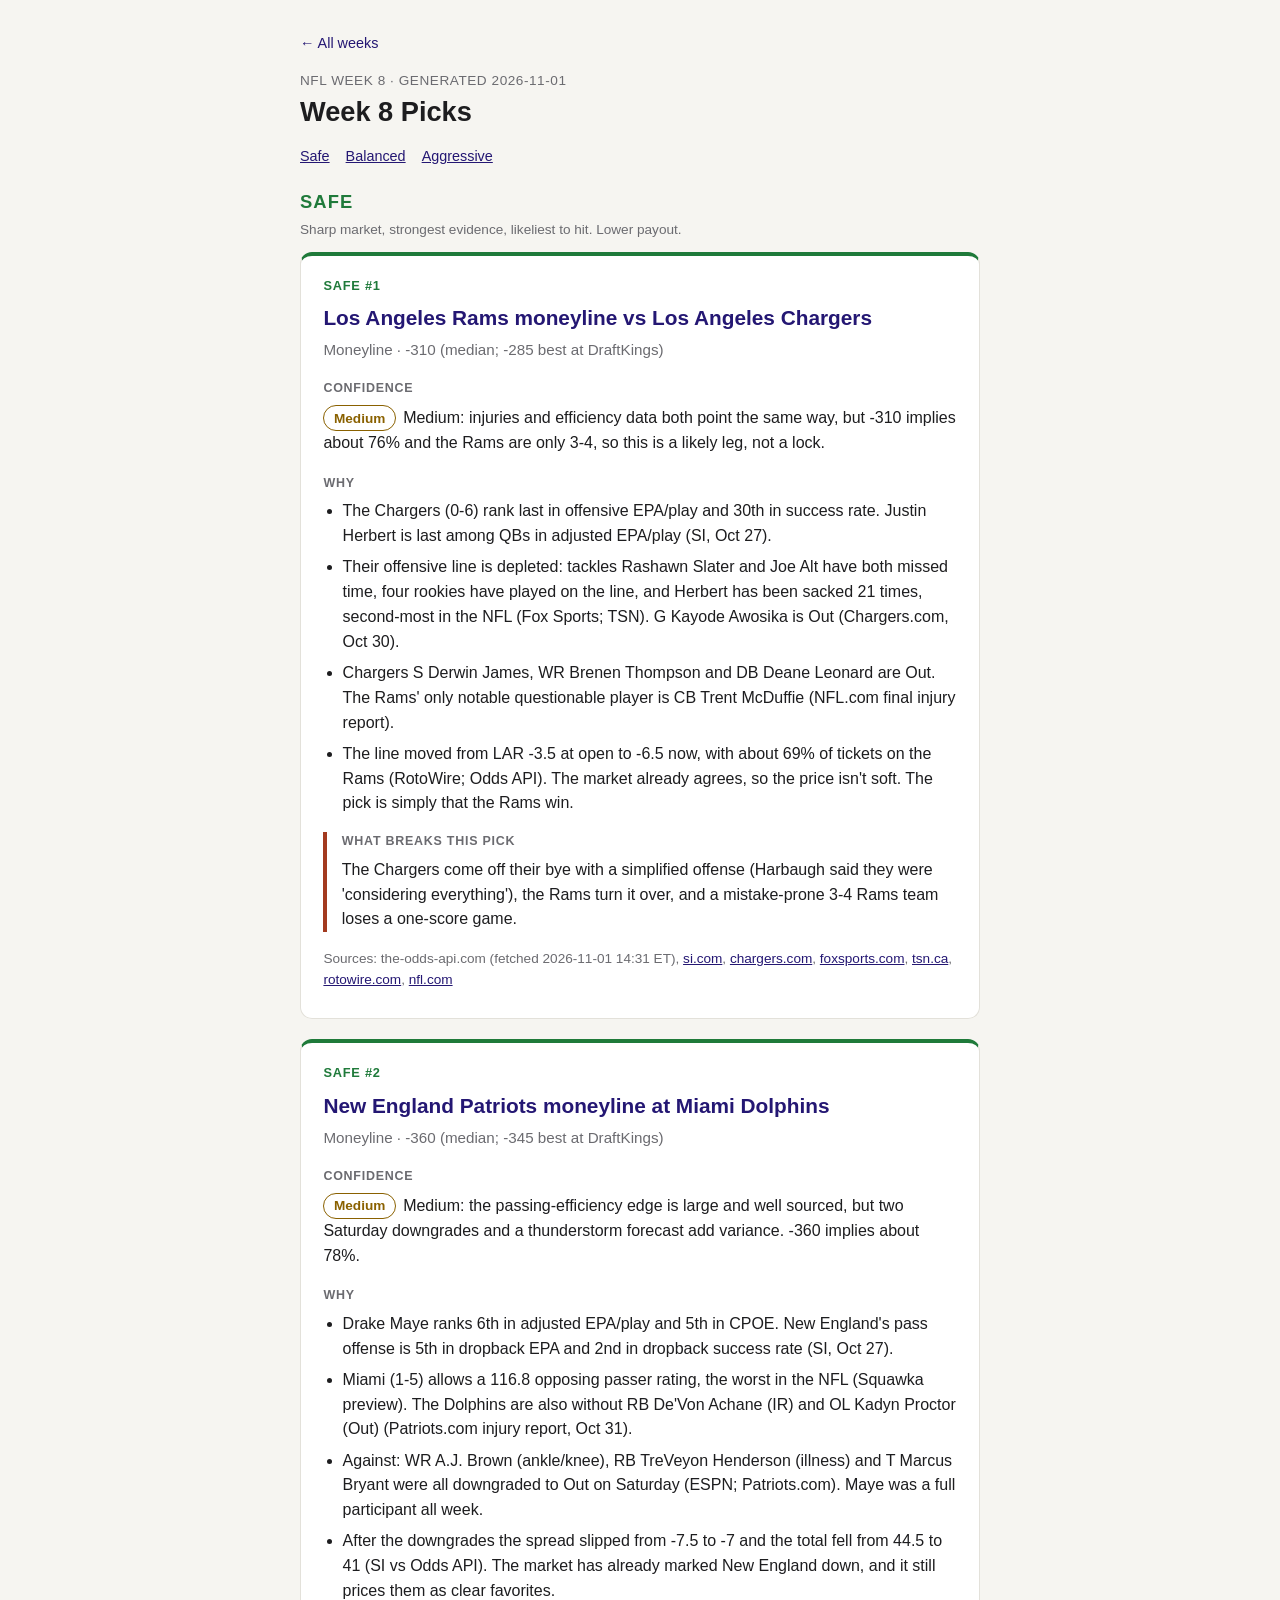
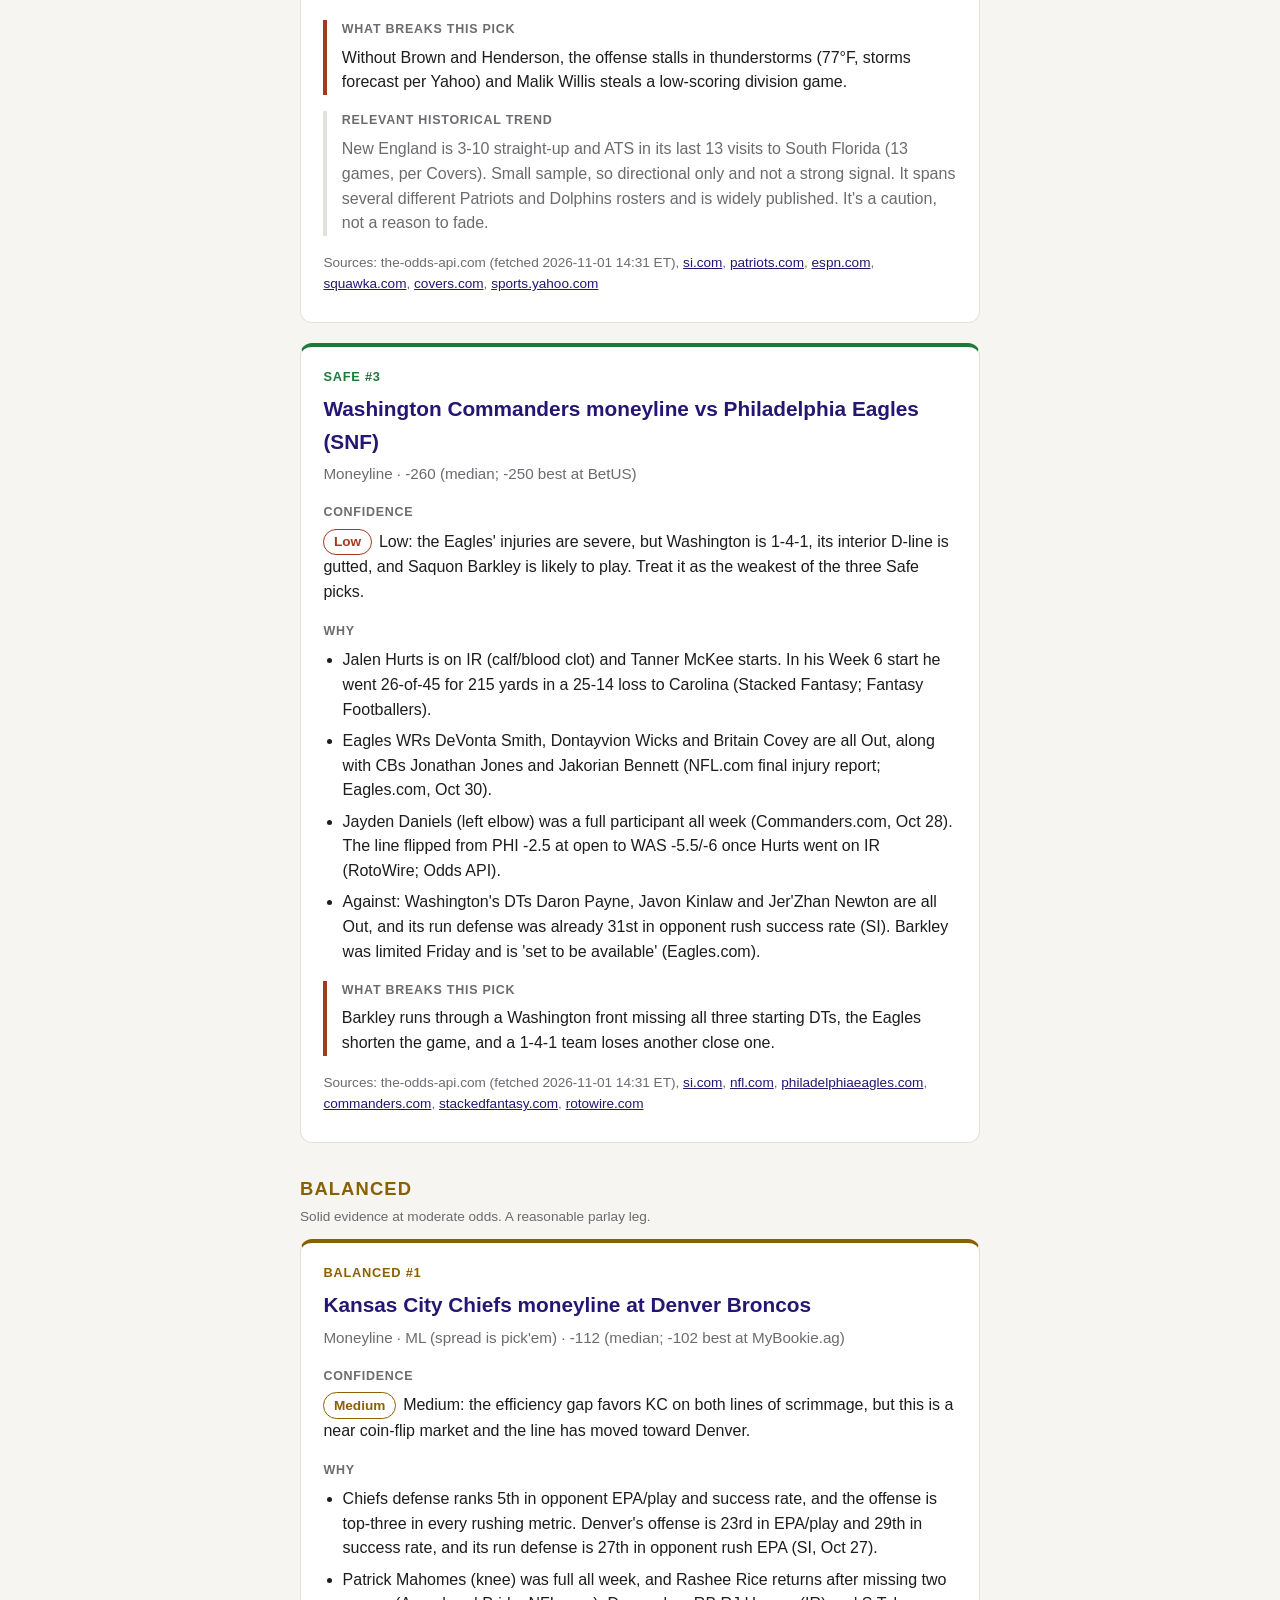
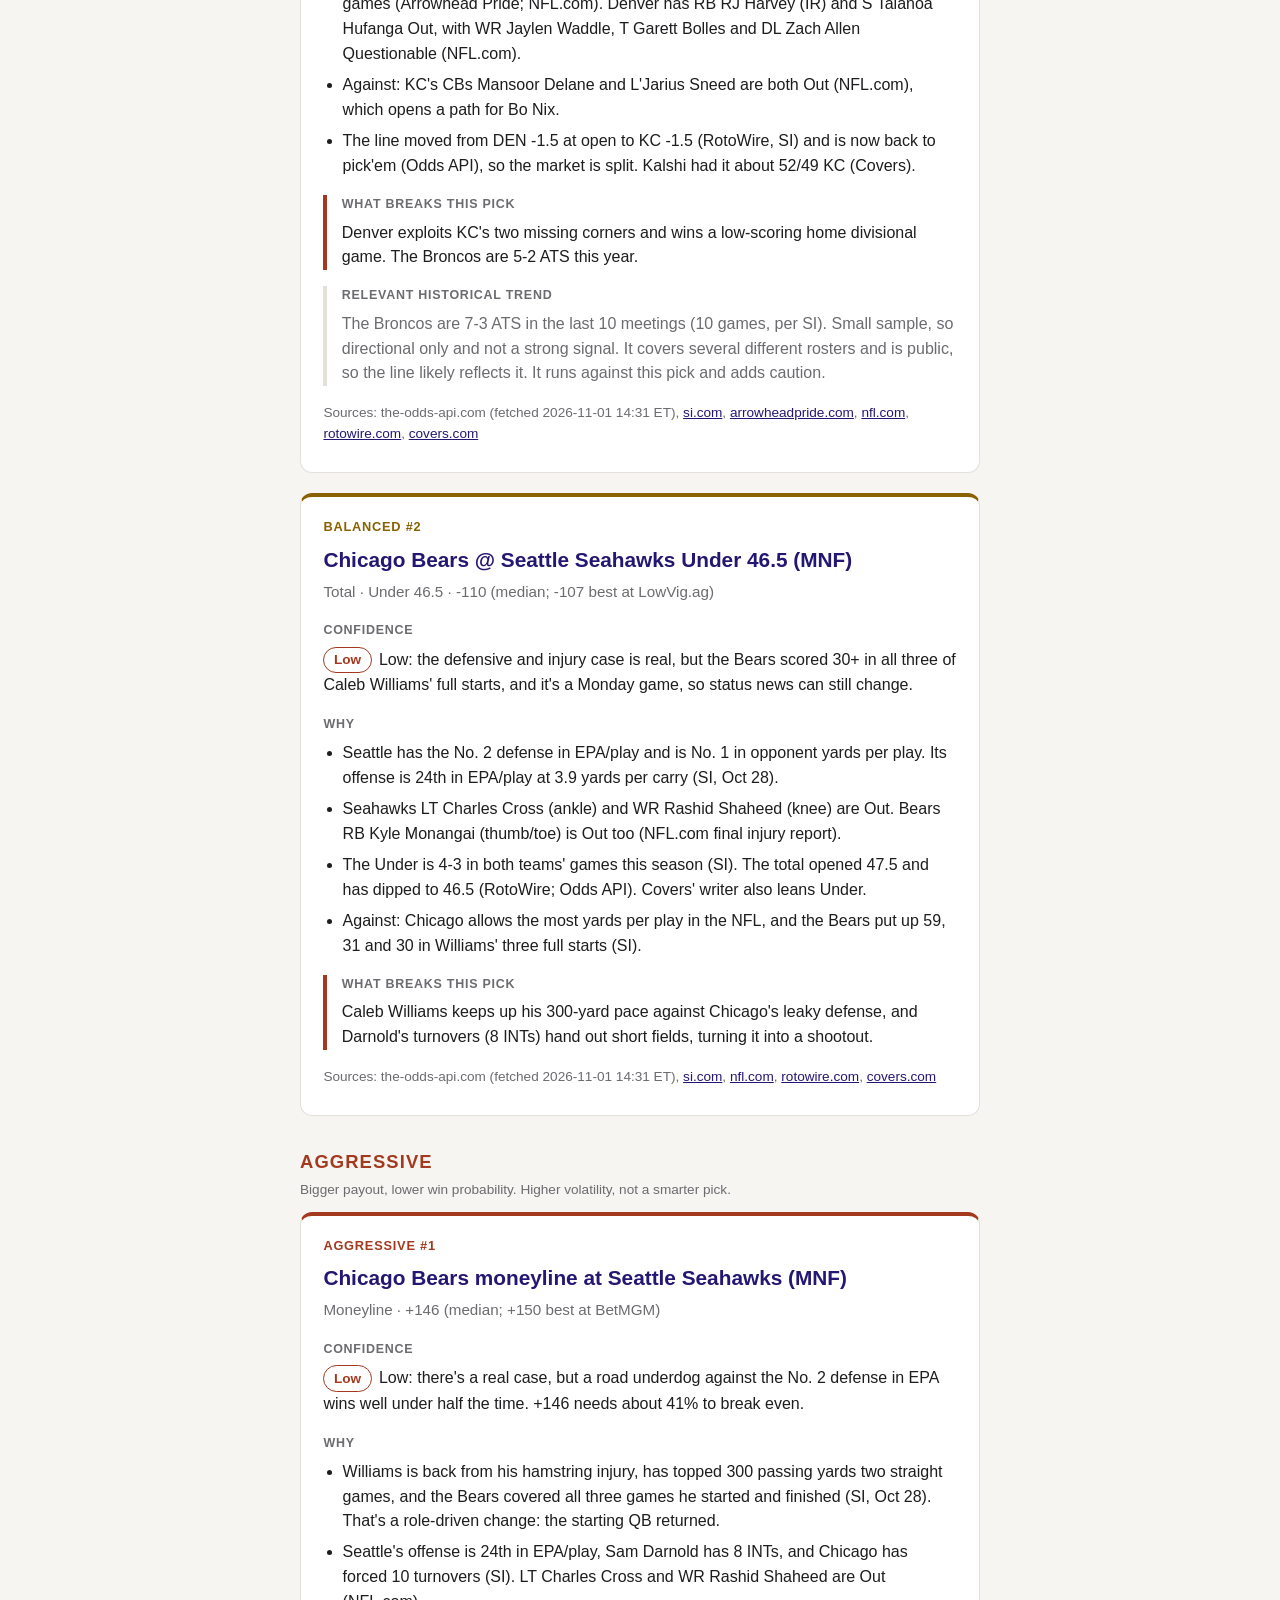
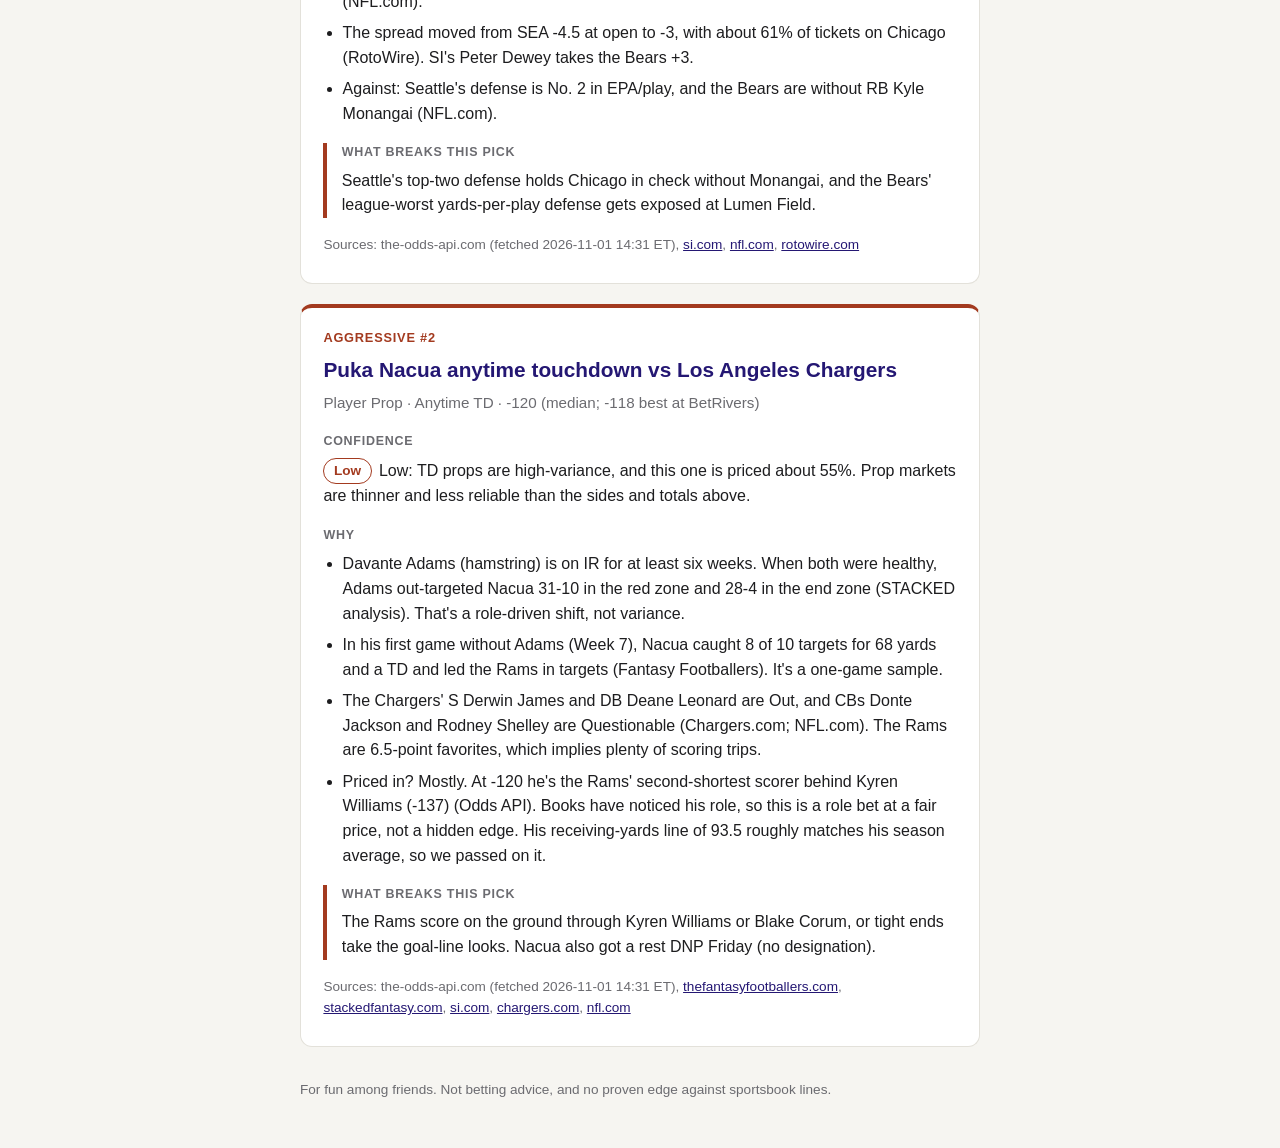
<file: week-8.html>
<!DOCTYPE html>
<html lang="en">
<head>
<meta charset="utf-8">
<meta name="viewport" content="width=device-width, initial-scale=1">
<title>Week 8 Picks · Bozo Parlay Picks</title>
<link rel="stylesheet" href="style.css">
</head>
<body>
<main>
<header>
<p class="crumbs"><a href="index.html">&larr; All weeks</a></p>
<p class="eyebrow">NFL Week 8 · Generated 2026-11-01</p>
<h1>Week 8 Picks</h1>
<nav class="tiers"><a href="#tier-safe">Safe</a><a href="#tier-balanced">Balanced</a><a href="#tier-aggressive">Aggressive</a></nav>
</header>
<div class="tier-group" id="tier-safe">
<h2 class="tier-heading tier-safe">Safe <span class="tier-blurb">Sharp market, strongest evidence, likeliest to hit. Lower payout.</span></h2>
<section class="card tier-safe">
<p class="tier-label">Safe #1</p>
<p class="pick">Los Angeles Rams moneyline vs Los Angeles Chargers</p>
<p class="meta">Moneyline · -310 (median; -285 best at DraftKings)</p>
<h3>Confidence</h3>
<p><span class="badge conf-medium">Medium</span>Medium: injuries and efficiency data both point the same way, but -310 implies about 76% and the Rams are only 3-4, so this is a likely leg, not a lock.</p>
<h3>Why</h3><ul><li>The Chargers (0-6) rank last in offensive EPA/play and 30th in success rate. Justin Herbert is last among QBs in adjusted EPA/play (SI, Oct 27).</li><li>Their offensive line is depleted: tackles Rashawn Slater and Joe Alt have both missed time, four rookies have played on the line, and Herbert has been sacked 21 times, second-most in the NFL (Fox Sports; TSN). G Kayode Awosika is Out (Chargers.com, Oct 30).</li><li>Chargers S Derwin James, WR Brenen Thompson and DB Deane Leonard are Out. The Rams&#x27; only notable questionable player is CB Trent McDuffie (NFL.com final injury report).</li><li>The line moved from LAR -3.5 at open to -6.5 now, with about 69% of tickets on the Rams (RotoWire; Odds API). The market already agrees, so the price isn&#x27;t soft. The pick is simply that the Rams win.</li></ul>
<div class="risk"><h3>What breaks this pick</h3><p>The Chargers come off their bye with a simplified offense (Harbaugh said they were &#x27;considering everything&#x27;), the Rams turn it over, and a mistake-prone 3-4 Rams team loses a one-score game.</p></div>
<p class="sources">Sources: the-odds-api.com (fetched 2026-11-01 14:31 ET), <a href="https://www.si.com/betting/chargers-vs-rams-prediction-odds-spread-injuries-trends-for-nfl-week-8-2026">si.com</a>, <a href="https://www.chargers.com/news/chargers-vs-rams-injury-report-mcconkey-full-james-awosika-don-t-practice-wednesday">chargers.com</a>, <a href="https://www.foxsports.com/articles/nfl/chargers-season-at-risk-as-injuries-turn-offensive-line-from-strength-to-weakness">foxsports.com</a>, <a href="https://www.tsn.ca/nfl/article/harbaugh-says-0-6-chargers-considering-everything-during-the-bye-week/">tsn.ca</a>, <a href="https://www.rotowire.com/football/article/nfl-week-8-odds-biggest-line-moves-betting-splits-and-key-injuries-144292">rotowire.com</a>, <a href="https://www.nfl.com/news/nfl-week-8-injury-report-2026-season">nfl.com</a></p>
</section>
<section class="card tier-safe">
<p class="tier-label">Safe #2</p>
<p class="pick">New England Patriots moneyline at Miami Dolphins</p>
<p class="meta">Moneyline · -360 (median; -345 best at DraftKings)</p>
<h3>Confidence</h3>
<p><span class="badge conf-medium">Medium</span>Medium: the passing-efficiency edge is large and well sourced, but two Saturday downgrades and a thunderstorm forecast add variance. -360 implies about 78%.</p>
<h3>Why</h3><ul><li>Drake Maye ranks 6th in adjusted EPA/play and 5th in CPOE. New England&#x27;s pass offense is 5th in dropback EPA and 2nd in dropback success rate (SI, Oct 27).</li><li>Miami (1-5) allows a 116.8 opposing passer rating, the worst in the NFL (Squawka preview). The Dolphins are also without RB De&#x27;Von Achane (IR) and OL Kadyn Proctor (Out) (Patriots.com injury report, Oct 31).</li><li>Against: WR A.J. Brown (ankle/knee), RB TreVeyon Henderson (illness) and T Marcus Bryant were all downgraded to Out on Saturday (ESPN; Patriots.com). Maye was a full participant all week.</li><li>After the downgrades the spread slipped from -7.5 to -7 and the total fell from 44.5 to 41 (SI vs Odds API). The market has already marked New England down, and it still prices them as clear favorites.</li></ul>
<div class="risk"><h3>What breaks this pick</h3><p>Without Brown and Henderson, the offense stalls in thunderstorms (77°F, storms forecast per Yahoo) and Malik Willis steals a low-scoring division game.</p></div>
<div class="trend"><h3>Relevant historical trend</h3><p>New England is 3-10 straight-up and ATS in its last 13 visits to South Florida (13 games, per Covers). Small sample, so directional only and not a strong signal. It spans several different Patriots and Dolphins rosters and is widely published. It&#x27;s a caution, not a reason to fade.</p></div>
<p class="sources">Sources: the-odds-api.com (fetched 2026-11-01 14:31 ET), <a href="https://www.si.com/betting/patriots-vs-dolphins-prediction-odds-spread-injuries-trends-for-nfl-week-8-2026">si.com</a>, <a href="https://www.patriots.com/news/week-8-injury-report-patriots-at-dolphins-x9227">patriots.com</a>, <a href="https://www.espn.com/nfl/story/_/id/50337296/patriots-rule-aj-brown-treveyon-henderson-vs-dolphins">espn.com</a>, <a href="https://www.squawka.com/en/?p=1510275">squawka.com</a>, <a href="https://www.covers.com/nfl/patriots-vs-dolphins-prediction-picks-odds-early-leans-week-8-2026">covers.com</a>, <a href="https://sports.yahoo.com/articles/patriots-vs-dolphins-week-8-163000107.html">sports.yahoo.com</a></p>
</section>
<section class="card tier-safe">
<p class="tier-label">Safe #3</p>
<p class="pick">Washington Commanders moneyline vs Philadelphia Eagles (SNF)</p>
<p class="meta">Moneyline · -260 (median; -250 best at BetUS)</p>
<h3>Confidence</h3>
<p><span class="badge conf-low">Low</span>Low: the Eagles&#x27; injuries are severe, but Washington is 1-4-1, its interior D-line is gutted, and Saquon Barkley is likely to play. Treat it as the weakest of the three Safe picks.</p>
<h3>Why</h3><ul><li>Jalen Hurts is on IR (calf/blood clot) and Tanner McKee starts. In his Week 6 start he went 26-of-45 for 215 yards in a 25-14 loss to Carolina (Stacked Fantasy; Fantasy Footballers).</li><li>Eagles WRs DeVonta Smith, Dontayvion Wicks and Britain Covey are all Out, along with CBs Jonathan Jones and Jakorian Bennett (NFL.com final injury report; Eagles.com, Oct 30).</li><li>Jayden Daniels (left elbow) was a full participant all week (Commanders.com, Oct 28). The line flipped from PHI -2.5 at open to WAS -5.5/-6 once Hurts went on IR (RotoWire; Odds API).</li><li>Against: Washington&#x27;s DTs Daron Payne, Javon Kinlaw and Jer&#x27;Zhan Newton are all Out, and its run defense was already 31st in opponent rush success rate (SI). Barkley was limited Friday and is &#x27;set to be available&#x27; (Eagles.com).</li></ul>
<div class="risk"><h3>What breaks this pick</h3><p>Barkley runs through a Washington front missing all three starting DTs, the Eagles shorten the game, and a 1-4-1 team loses another close one.</p></div>
<p class="sources">Sources: the-odds-api.com (fetched 2026-11-01 14:31 ET), <a href="https://www.si.com/betting/eagles-vs-commanders-prediction-odds-spread-injuries-trends-for-nfl-week-8-01m5zknjrzj7">si.com</a>, <a href="https://www.nfl.com/news/nfl-week-8-injury-report-2026-season">nfl.com</a>, <a href="https://www.philadelphiaeagles.com/news/eagles-at-commanders-injury-report-2026-nfl-week-8-sunday-night-football-saquon-barkley-devonta-smith">philadelphiaeagles.com</a>, <a href="https://www.commanders.com/news/commanders-vs-eagles-week-8-injury-report-2026">commanders.com</a>, <a href="https://www.stackedfantasy.com/nfl/news/insights/1270712">stackedfantasy.com</a>, <a href="https://www.rotowire.com/football/article/nfl-week-8-odds-biggest-line-moves-betting-splits-and-key-injuries-144292">rotowire.com</a></p>
</section>
</div>
<div class="tier-group" id="tier-balanced">
<h2 class="tier-heading tier-balanced">Balanced <span class="tier-blurb">Solid evidence at moderate odds. A reasonable parlay leg.</span></h2>
<section class="card tier-balanced">
<p class="tier-label">Balanced #1</p>
<p class="pick">Kansas City Chiefs moneyline at Denver Broncos</p>
<p class="meta">Moneyline · ML (spread is pick&#x27;em) · -112 (median; -102 best at MyBookie.ag)</p>
<h3>Confidence</h3>
<p><span class="badge conf-medium">Medium</span>Medium: the efficiency gap favors KC on both lines of scrimmage, but this is a near coin-flip market and the line has moved toward Denver.</p>
<h3>Why</h3><ul><li>Chiefs defense ranks 5th in opponent EPA/play and success rate, and the offense is top-three in every rushing metric. Denver&#x27;s offense is 23rd in EPA/play and 29th in success rate, and its run defense is 27th in opponent rush EPA (SI, Oct 27).</li><li>Patrick Mahomes (knee) was full all week, and Rashee Rice returns after missing two games (Arrowhead Pride; NFL.com). Denver has RB RJ Harvey (IR) and S Talanoa Hufanga Out, with WR Jaylen Waddle, T Garett Bolles and DL Zach Allen Questionable (NFL.com).</li><li>Against: KC&#x27;s CBs Mansoor Delane and L&#x27;Jarius Sneed are both Out (NFL.com), which opens a path for Bo Nix.</li><li>The line moved from DEN -1.5 at open to KC -1.5 (RotoWire, SI) and is now back to pick&#x27;em (Odds API), so the market is split. Kalshi had it about 52/49 KC (Covers).</li></ul>
<div class="risk"><h3>What breaks this pick</h3><p>Denver exploits KC&#x27;s two missing corners and wins a low-scoring home divisional game. The Broncos are 5-2 ATS this year.</p></div>
<div class="trend"><h3>Relevant historical trend</h3><p>The Broncos are 7-3 ATS in the last 10 meetings (10 games, per SI). Small sample, so directional only and not a strong signal. It covers several different rosters and is public, so the line likely reflects it. It runs against this pick and adds caution.</p></div>
<p class="sources">Sources: the-odds-api.com (fetched 2026-11-01 14:31 ET), <a href="https://www.si.com/betting/chiefs-vs-broncos-prediction-odds-spread-injuries-trends-for-nfl-week-8-2026">si.com</a>, <a href="https://www.arrowheadpride.com/kansas-city-chiefs-injuries/214616/chiefs-broncos-week-8-final-injury-report-rashee-rice-returning">arrowheadpride.com</a>, <a href="https://www.nfl.com/news/nfl-week-8-injury-report-2026-season">nfl.com</a>, <a href="https://www.rotowire.com/football/article/nfl-week-8-odds-biggest-line-moves-betting-splits-and-key-injuries-144292">rotowire.com</a>, <a href="https://www.covers.com/nfl/chiefs-vs-broncos-prediction-picks-odds-early-leans-week-8-2026">covers.com</a></p>
</section>
<section class="card tier-balanced">
<p class="tier-label">Balanced #2</p>
<p class="pick">Chicago Bears @ Seattle Seahawks Under 46.5 (MNF)</p>
<p class="meta">Total · Under 46.5 · -110 (median; -107 best at LowVig.ag)</p>
<h3>Confidence</h3>
<p><span class="badge conf-low">Low</span>Low: the defensive and injury case is real, but the Bears scored 30+ in all three of Caleb Williams&#x27; full starts, and it&#x27;s a Monday game, so status news can still change.</p>
<h3>Why</h3><ul><li>Seattle has the No. 2 defense in EPA/play and is No. 1 in opponent yards per play. Its offense is 24th in EPA/play at 3.9 yards per carry (SI, Oct 28).</li><li>Seahawks LT Charles Cross (ankle) and WR Rashid Shaheed (knee) are Out. Bears RB Kyle Monangai (thumb/toe) is Out too (NFL.com final injury report).</li><li>The Under is 4-3 in both teams&#x27; games this season (SI). The total opened 47.5 and has dipped to 46.5 (RotoWire; Odds API). Covers&#x27; writer also leans Under.</li><li>Against: Chicago allows the most yards per play in the NFL, and the Bears put up 59, 31 and 30 in Williams&#x27; three full starts (SI).</li></ul>
<div class="risk"><h3>What breaks this pick</h3><p>Caleb Williams keeps up his 300-yard pace against Chicago&#x27;s leaky defense, and Darnold&#x27;s turnovers (8 INTs) hand out short fields, turning it into a shootout.</p></div>
<p class="sources">Sources: the-odds-api.com (fetched 2026-11-01 14:31 ET), <a href="https://www.si.com/betting/bears-vs-seahawks-prediction-odds-spread-injuries-trends-for-nfl-week-8-2026">si.com</a>, <a href="https://www.nfl.com/news/nfl-week-8-injury-report-2026-season">nfl.com</a>, <a href="https://www.rotowire.com/football/article/nfl-week-8-odds-biggest-line-moves-betting-splits-and-key-injuries-144292">rotowire.com</a>, <a href="https://www.covers.com/nfl/bears-vs-seahawks-prediction-picks-odds-early-leans-week-8-2026">covers.com</a></p>
</section>
</div>
<div class="tier-group" id="tier-aggressive">
<h2 class="tier-heading tier-aggressive">Aggressive <span class="tier-blurb">Bigger payout, lower win probability. Higher volatility, not a smarter pick.</span></h2>
<section class="card tier-aggressive">
<p class="tier-label">Aggressive #1</p>
<p class="pick">Chicago Bears moneyline at Seattle Seahawks (MNF)</p>
<p class="meta">Moneyline · +146 (median; +150 best at BetMGM)</p>
<h3>Confidence</h3>
<p><span class="badge conf-low">Low</span>Low: there&#x27;s a real case, but a road underdog against the No. 2 defense in EPA wins well under half the time. +146 needs about 41% to break even.</p>
<h3>Why</h3><ul><li>Williams is back from his hamstring injury, has topped 300 passing yards two straight games, and the Bears covered all three games he started and finished (SI, Oct 28). That&#x27;s a role-driven change: the starting QB returned.</li><li>Seattle&#x27;s offense is 24th in EPA/play, Sam Darnold has 8 INTs, and Chicago has forced 10 turnovers (SI). LT Charles Cross and WR Rashid Shaheed are Out (NFL.com).</li><li>The spread moved from SEA -4.5 at open to -3, with about 61% of tickets on Chicago (RotoWire). SI&#x27;s Peter Dewey takes the Bears +3.</li><li>Against: Seattle&#x27;s defense is No. 2 in EPA/play, and the Bears are without RB Kyle Monangai (NFL.com).</li></ul>
<div class="risk"><h3>What breaks this pick</h3><p>Seattle&#x27;s top-two defense holds Chicago in check without Monangai, and the Bears&#x27; league-worst yards-per-play defense gets exposed at Lumen Field.</p></div>
<p class="sources">Sources: the-odds-api.com (fetched 2026-11-01 14:31 ET), <a href="https://www.si.com/betting/bears-vs-seahawks-prediction-odds-spread-injuries-trends-for-nfl-week-8-2026">si.com</a>, <a href="https://www.nfl.com/news/nfl-week-8-injury-report-2026-season">nfl.com</a>, <a href="https://www.rotowire.com/football/article/nfl-week-8-odds-biggest-line-moves-betting-splits-and-key-injuries-144292">rotowire.com</a></p>
</section>
<section class="card tier-aggressive">
<p class="tier-label">Aggressive #2</p>
<p class="pick">Puka Nacua anytime touchdown vs Los Angeles Chargers</p>
<p class="meta">Player Prop · Anytime TD · -120 (median; -118 best at BetRivers)</p>
<h3>Confidence</h3>
<p><span class="badge conf-low">Low</span>Low: TD props are high-variance, and this one is priced about 55%. Prop markets are thinner and less reliable than the sides and totals above.</p>
<h3>Why</h3><ul><li>Davante Adams (hamstring) is on IR for at least six weeks. When both were healthy, Adams out-targeted Nacua 31-10 in the red zone and 28-4 in the end zone (STACKED analysis). That&#x27;s a role-driven shift, not variance.</li><li>In his first game without Adams (Week 7), Nacua caught 8 of 10 targets for 68 yards and a TD and led the Rams in targets (Fantasy Footballers). It&#x27;s a one-game sample.</li><li>The Chargers&#x27; S Derwin James and DB Deane Leonard are Out, and CBs Donte Jackson and Rodney Shelley are Questionable (Chargers.com; NFL.com). The Rams are 6.5-point favorites, which implies plenty of scoring trips.</li><li>Priced in? Mostly. At -120 he&#x27;s the Rams&#x27; second-shortest scorer behind Kyren Williams (-137) (Odds API). Books have noticed his role, so this is a role bet at a fair price, not a hidden edge. His receiving-yards line of 93.5 roughly matches his season average, so we passed on it.</li></ul>
<div class="risk"><h3>What breaks this pick</h3><p>The Rams score on the ground through Kyren Williams or Blake Corum, or tight ends take the goal-line looks. Nacua also got a rest DNP Friday (no designation).</p></div>
<p class="sources">Sources: the-odds-api.com (fetched 2026-11-01 14:31 ET), <a href="https://www.thefantasyfootballers.com/news/644415/puka-nacua-eight-catches-in-week-7-win/">thefantasyfootballers.com</a>, <a href="https://www.stackedfantasy.com/player/111be44d-7bc2-4cad-934d-c9e946293b2f/opinions">stackedfantasy.com</a>, <a href="https://www.si.com/betting/chargers-vs-rams-prediction-odds-spread-injuries-trends-for-nfl-week-8-2026">si.com</a>, <a href="https://www.chargers.com/news/chargers-vs-rams-injury-report-mcconkey-full-james-awosika-don-t-practice-wednesday">chargers.com</a>, <a href="https://www.nfl.com/news/nfl-week-8-injury-report-2026-season">nfl.com</a></p>
</section>
</div>

<footer>For fun among friends. Not betting advice, and no proven edge against sportsbook lines.</footer>
</main>
</body>
</html>
</file>
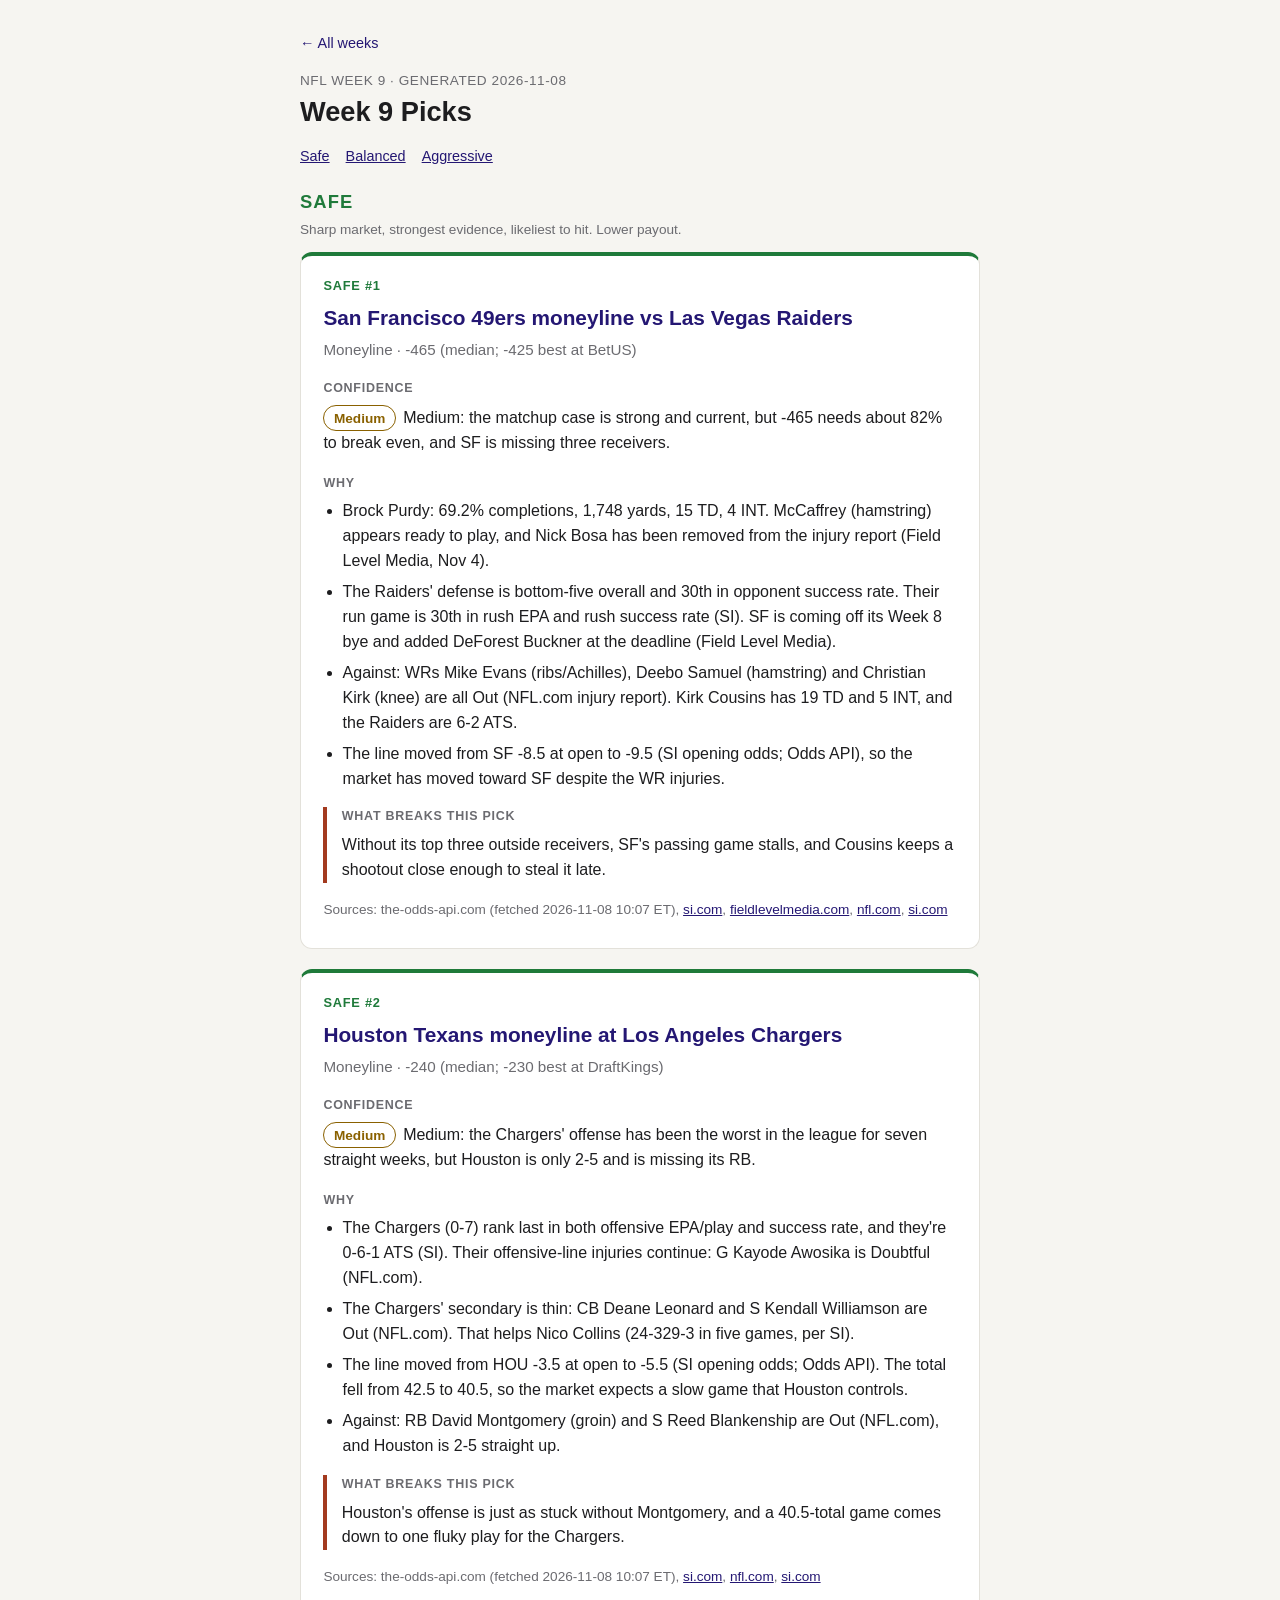
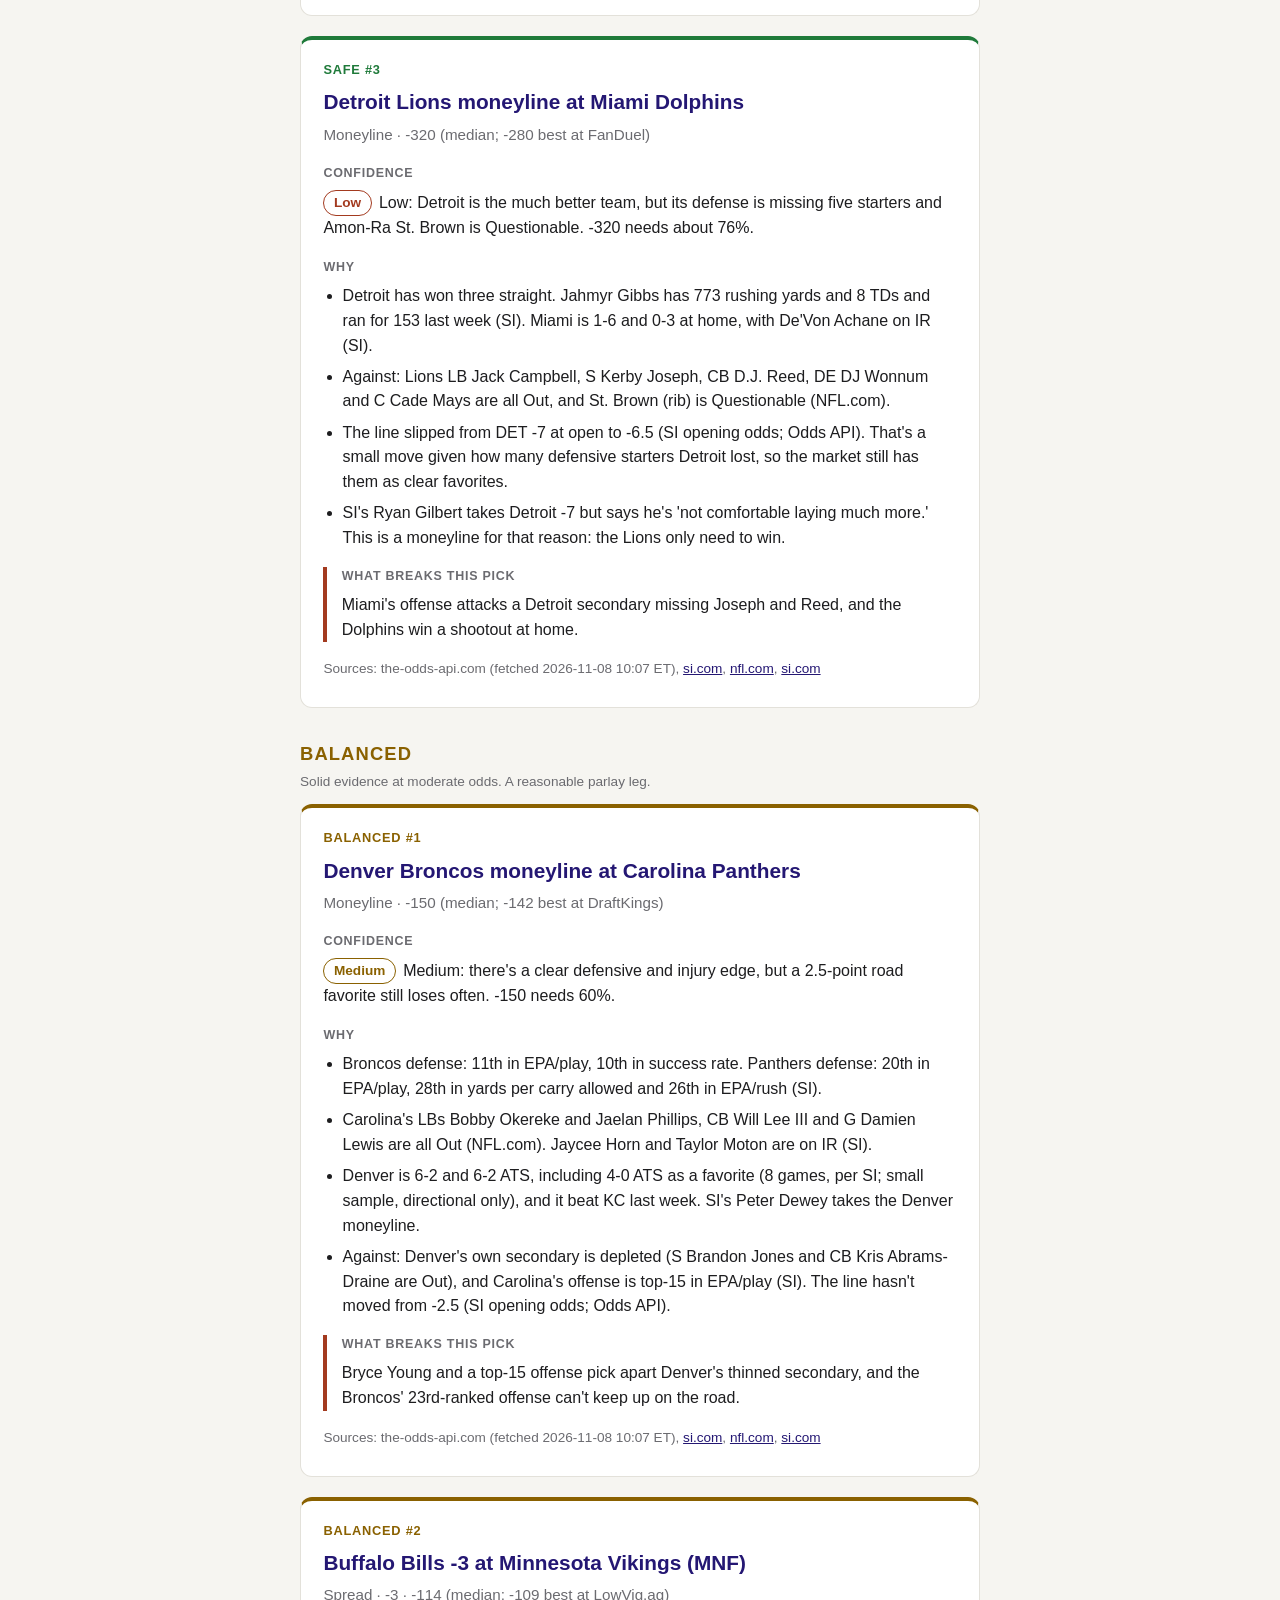
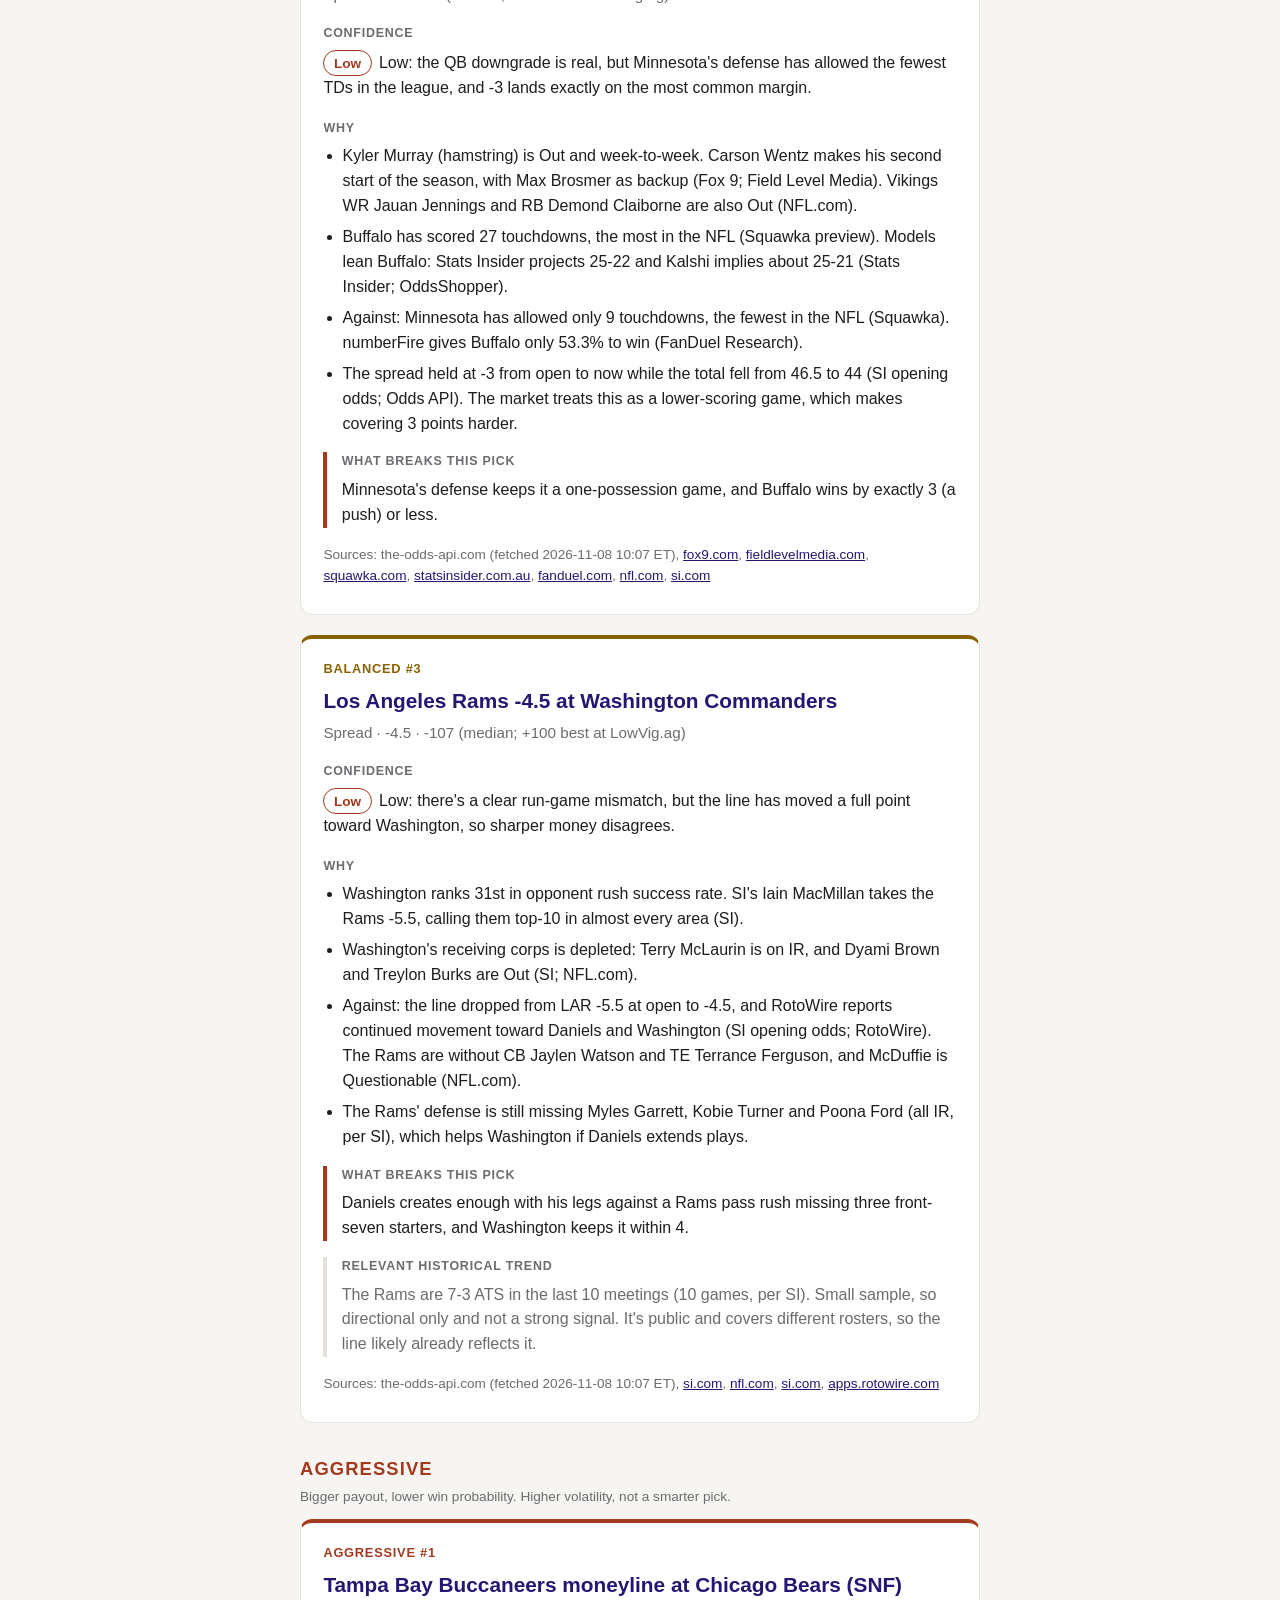
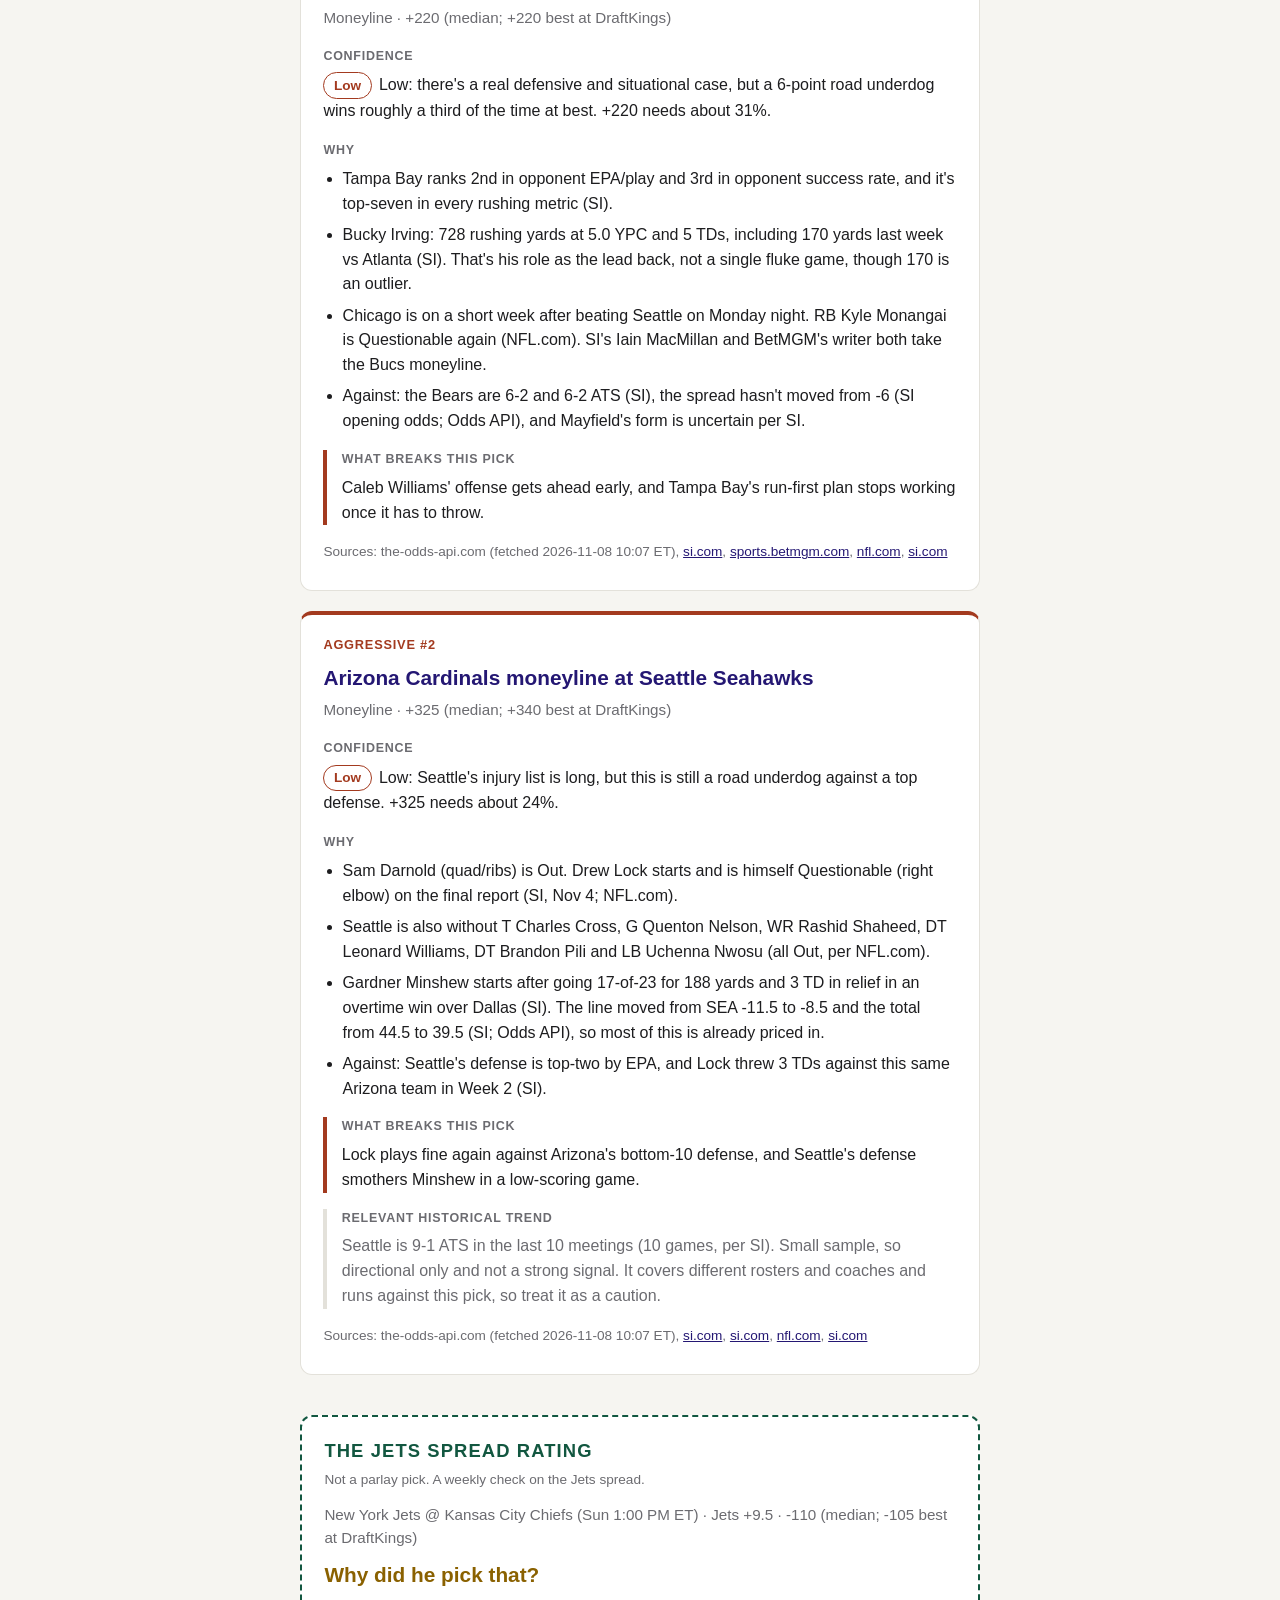
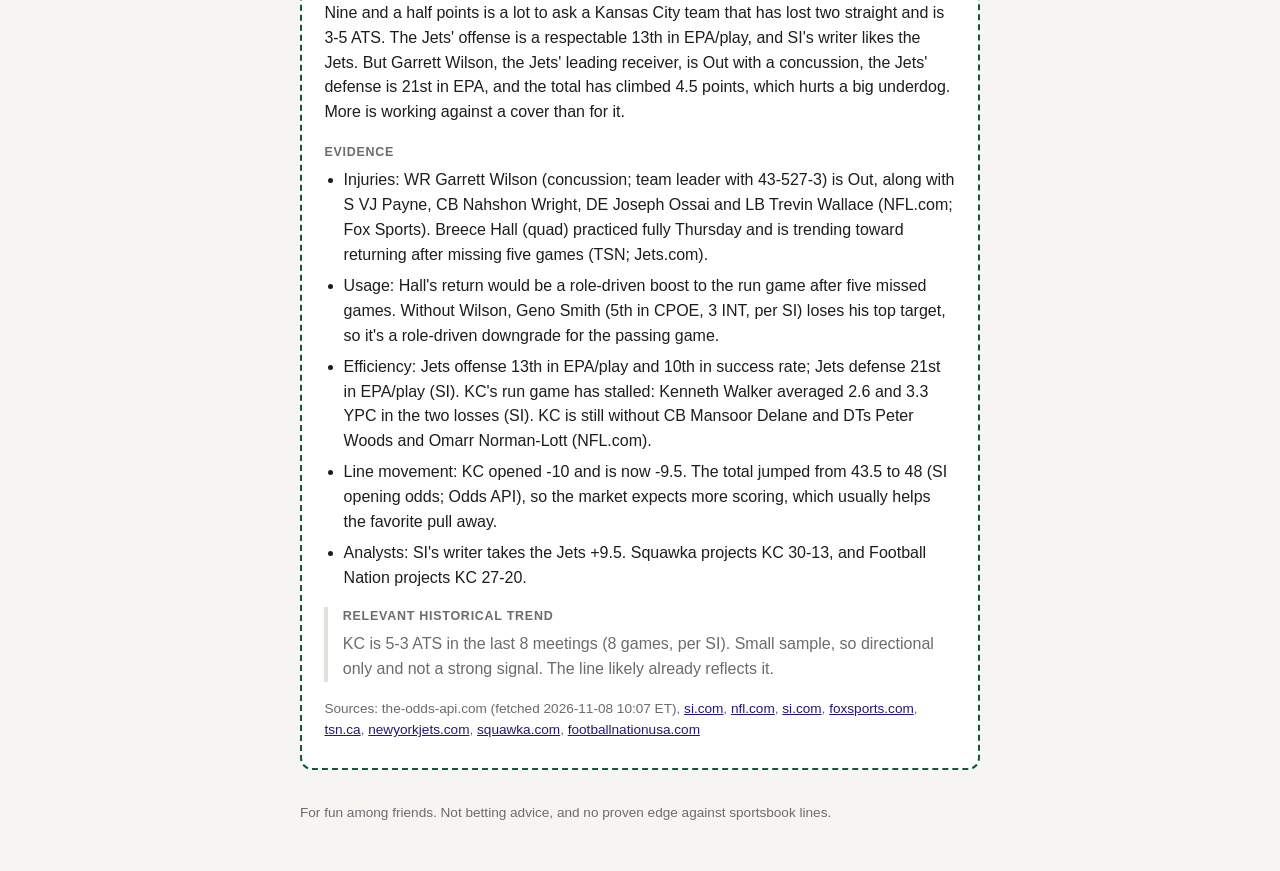
<file: week-9.html>
<!DOCTYPE html>
<html lang="en">
<head>
<meta charset="utf-8">
<meta name="viewport" content="width=device-width, initial-scale=1">
<title>Week 9 Picks · Bozo Parlay Picks</title>
<link rel="stylesheet" href="style.css">
</head>
<body>
<main>
<header>
<p class="crumbs"><a href="index.html">&larr; All weeks</a></p>
<p class="eyebrow">NFL Week 9 · Generated 2026-11-08</p>
<h1>Week 9 Picks</h1>
<nav class="tiers"><a href="#tier-safe">Safe</a><a href="#tier-balanced">Balanced</a><a href="#tier-aggressive">Aggressive</a></nav>
</header>
<div class="tier-group" id="tier-safe">
<h2 class="tier-heading tier-safe">Safe <span class="tier-blurb">Sharp market, strongest evidence, likeliest to hit. Lower payout.</span></h2>
<section class="card tier-safe">
<p class="tier-label">Safe #1</p>
<p class="pick">San Francisco 49ers moneyline vs Las Vegas Raiders</p>
<p class="meta">Moneyline · -465 (median; -425 best at BetUS)</p>
<h3>Confidence</h3>
<p><span class="badge conf-medium">Medium</span>Medium: the matchup case is strong and current, but -465 needs about 82% to break even, and SF is missing three receivers.</p>
<h3>Why</h3><ul><li>Brock Purdy: 69.2% completions, 1,748 yards, 15 TD, 4 INT. McCaffrey (hamstring) appears ready to play, and Nick Bosa has been removed from the injury report (Field Level Media, Nov 4).</li><li>The Raiders&#x27; defense is bottom-five overall and 30th in opponent success rate. Their run game is 30th in rush EPA and rush success rate (SI). SF is coming off its Week 8 bye and added DeForest Buckner at the deadline (Field Level Media).</li><li>Against: WRs Mike Evans (ribs/Achilles), Deebo Samuel (hamstring) and Christian Kirk (knee) are all Out (NFL.com injury report). Kirk Cousins has 19 TD and 5 INT, and the Raiders are 6-2 ATS.</li><li>The line moved from SF -8.5 at open to -9.5 (SI opening odds; Odds API), so the market has moved toward SF despite the WR injuries.</li></ul>
<div class="risk"><h3>What breaks this pick</h3><p>Without its top three outside receivers, SF&#x27;s passing game stalls, and Cousins keeps a shootout close enough to steal it late.</p></div>
<p class="sources">Sources: the-odds-api.com (fetched 2026-11-08 10:07 ET), <a href="https://www.si.com/betting/raiders-vs-49ers-prediction-odds-spread-injuries-trends-for-nfl-week-9-2026">si.com</a>, <a href="https://fieldlevelmedia.com/nfl/niners-stars-trying-to-heal-before-raiders-arrive/">fieldlevelmedia.com</a>, <a href="https://www.nfl.com/injuries/league/2026/REG9">nfl.com</a>, <a href="https://www.si.com/betting/nfl-week-9-opening-odds-for-every-game-bears-bills-jaguars-favored-in-primetime-patriots-favored-vs-packers">si.com</a></p>
</section>
<section class="card tier-safe">
<p class="tier-label">Safe #2</p>
<p class="pick">Houston Texans moneyline at Los Angeles Chargers</p>
<p class="meta">Moneyline · -240 (median; -230 best at DraftKings)</p>
<h3>Confidence</h3>
<p><span class="badge conf-medium">Medium</span>Medium: the Chargers&#x27; offense has been the worst in the league for seven straight weeks, but Houston is only 2-5 and is missing its RB.</p>
<h3>Why</h3><ul><li>The Chargers (0-7) rank last in both offensive EPA/play and success rate, and they&#x27;re 0-6-1 ATS (SI). Their offensive-line injuries continue: G Kayode Awosika is Doubtful (NFL.com).</li><li>The Chargers&#x27; secondary is thin: CB Deane Leonard and S Kendall Williamson are Out (NFL.com). That helps Nico Collins (24-329-3 in five games, per SI).</li><li>The line moved from HOU -3.5 at open to -5.5 (SI opening odds; Odds API). The total fell from 42.5 to 40.5, so the market expects a slow game that Houston controls.</li><li>Against: RB David Montgomery (groin) and S Reed Blankenship are Out (NFL.com), and Houston is 2-5 straight up.</li></ul>
<div class="risk"><h3>What breaks this pick</h3><p>Houston&#x27;s offense is just as stuck without Montgomery, and a 40.5-total game comes down to one fluky play for the Chargers.</p></div>
<p class="sources">Sources: the-odds-api.com (fetched 2026-11-08 10:07 ET), <a href="https://www.si.com/betting/texans-vs-chargers-prediction-odds-spread-injuries-trends-for-nfl-week-9-2026">si.com</a>, <a href="https://www.nfl.com/injuries/league/2026/REG9">nfl.com</a>, <a href="https://www.si.com/betting/nfl-week-9-opening-odds-for-every-game-bears-bills-jaguars-favored-in-primetime-patriots-favored-vs-packers">si.com</a></p>
</section>
<section class="card tier-safe">
<p class="tier-label">Safe #3</p>
<p class="pick">Detroit Lions moneyline at Miami Dolphins</p>
<p class="meta">Moneyline · -320 (median; -280 best at FanDuel)</p>
<h3>Confidence</h3>
<p><span class="badge conf-low">Low</span>Low: Detroit is the much better team, but its defense is missing five starters and Amon-Ra St. Brown is Questionable. -320 needs about 76%.</p>
<h3>Why</h3><ul><li>Detroit has won three straight. Jahmyr Gibbs has 773 rushing yards and 8 TDs and ran for 153 last week (SI). Miami is 1-6 and 0-3 at home, with De&#x27;Von Achane on IR (SI).</li><li>Against: Lions LB Jack Campbell, S Kerby Joseph, CB D.J. Reed, DE DJ Wonnum and C Cade Mays are all Out, and St. Brown (rib) is Questionable (NFL.com).</li><li>The line slipped from DET -7 at open to -6.5 (SI opening odds; Odds API). That&#x27;s a small move given how many defensive starters Detroit lost, so the market still has them as clear favorites.</li><li>SI&#x27;s Ryan Gilbert takes Detroit -7 but says he&#x27;s &#x27;not comfortable laying much more.&#x27; This is a moneyline for that reason: the Lions only need to win.</li></ul>
<div class="risk"><h3>What breaks this pick</h3><p>Miami&#x27;s offense attacks a Detroit secondary missing Joseph and Reed, and the Dolphins win a shootout at home.</p></div>
<p class="sources">Sources: the-odds-api.com (fetched 2026-11-08 10:07 ET), <a href="https://www.si.com/betting/lions-vs-dolphins-prediction-odds-spread-injuries-trends-for-nfl-week-9-2026">si.com</a>, <a href="https://www.nfl.com/injuries/league/2026/REG9">nfl.com</a>, <a href="https://www.si.com/betting/nfl-week-9-opening-odds-for-every-game-bears-bills-jaguars-favored-in-primetime-patriots-favored-vs-packers">si.com</a></p>
</section>
</div>
<div class="tier-group" id="tier-balanced">
<h2 class="tier-heading tier-balanced">Balanced <span class="tier-blurb">Solid evidence at moderate odds. A reasonable parlay leg.</span></h2>
<section class="card tier-balanced">
<p class="tier-label">Balanced #1</p>
<p class="pick">Denver Broncos moneyline at Carolina Panthers</p>
<p class="meta">Moneyline · -150 (median; -142 best at DraftKings)</p>
<h3>Confidence</h3>
<p><span class="badge conf-medium">Medium</span>Medium: there&#x27;s a clear defensive and injury edge, but a 2.5-point road favorite still loses often. -150 needs 60%.</p>
<h3>Why</h3><ul><li>Broncos defense: 11th in EPA/play, 10th in success rate. Panthers defense: 20th in EPA/play, 28th in yards per carry allowed and 26th in EPA/rush (SI).</li><li>Carolina&#x27;s LBs Bobby Okereke and Jaelan Phillips, CB Will Lee III and G Damien Lewis are all Out (NFL.com). Jaycee Horn and Taylor Moton are on IR (SI).</li><li>Denver is 6-2 and 6-2 ATS, including 4-0 ATS as a favorite (8 games, per SI; small sample, directional only), and it beat KC last week. SI&#x27;s Peter Dewey takes the Denver moneyline.</li><li>Against: Denver&#x27;s own secondary is depleted (S Brandon Jones and CB Kris Abrams-Draine are Out), and Carolina&#x27;s offense is top-15 in EPA/play (SI). The line hasn&#x27;t moved from -2.5 (SI opening odds; Odds API).</li></ul>
<div class="risk"><h3>What breaks this pick</h3><p>Bryce Young and a top-15 offense pick apart Denver&#x27;s thinned secondary, and the Broncos&#x27; 23rd-ranked offense can&#x27;t keep up on the road.</p></div>
<p class="sources">Sources: the-odds-api.com (fetched 2026-11-08 10:07 ET), <a href="https://www.si.com/betting/broncos-vs-panthers-prediction-odds-spread-injuries-trends-for-nfl-week-9-2026">si.com</a>, <a href="https://www.nfl.com/injuries/league/2026/REG9">nfl.com</a>, <a href="https://www.si.com/betting/nfl-week-9-opening-odds-for-every-game-bears-bills-jaguars-favored-in-primetime-patriots-favored-vs-packers">si.com</a></p>
</section>
<section class="card tier-balanced">
<p class="tier-label">Balanced #2</p>
<p class="pick">Buffalo Bills -3 at Minnesota Vikings (MNF)</p>
<p class="meta">Spread · -3 · -114 (median; -109 best at LowVig.ag)</p>
<h3>Confidence</h3>
<p><span class="badge conf-low">Low</span>Low: the QB downgrade is real, but Minnesota&#x27;s defense has allowed the fewest TDs in the league, and -3 lands exactly on the most common margin.</p>
<h3>Why</h3><ul><li>Kyler Murray (hamstring) is Out and week-to-week. Carson Wentz makes his second start of the season, with Max Brosmer as backup (Fox 9; Field Level Media). Vikings WR Jauan Jennings and RB Demond Claiborne are also Out (NFL.com).</li><li>Buffalo has scored 27 touchdowns, the most in the NFL (Squawka preview). Models lean Buffalo: Stats Insider projects 25-22 and Kalshi implies about 25-21 (Stats Insider; OddsShopper).</li><li>Against: Minnesota has allowed only 9 touchdowns, the fewest in the NFL (Squawka). numberFire gives Buffalo only 53.3% to win (FanDuel Research).</li><li>The spread held at -3 from open to now while the total fell from 46.5 to 44 (SI opening odds; Odds API). The market treats this as a lower-scoring game, which makes covering 3 points harder.</li></ul>
<div class="risk"><h3>What breaks this pick</h3><p>Minnesota&#x27;s defense keeps it a one-possession game, and Buffalo wins by exactly 3 (a push) or less.</p></div>
<p class="sources">Sources: the-odds-api.com (fetched 2026-11-08 10:07 ET), <a href="https://www.fox9.com/sports/kyler-murray-week-to-week-carson-wentz-set-2nd-start-vikings-host-bills">fox9.com</a>, <a href="https://fieldlevelmedia.com/news/vikings-kyler-murray-hamstring-out-carson-wentz-to-start-vs-bills/">fieldlevelmedia.com</a>, <a href="https://www.squawka.com/en/?p=1513694">squawka.com</a>, <a href="https://www.statsinsider.com.au/news/vikings-vs-bills-prediction-and-preview-nfl-week-9-2026">statsinsider.com.au</a>, <a href="https://fanduel.com/research/bills-vs-vikings-predictions-odds-picks-best-bets-for-nfl-week-9-monday-night-football-2026">fanduel.com</a>, <a href="https://www.nfl.com/injuries/league/2026/REG9">nfl.com</a>, <a href="https://www.si.com/betting/nfl-week-9-opening-odds-for-every-game-bears-bills-jaguars-favored-in-primetime-patriots-favored-vs-packers">si.com</a></p>
</section>
<section class="card tier-balanced">
<p class="tier-label">Balanced #3</p>
<p class="pick">Los Angeles Rams -4.5 at Washington Commanders</p>
<p class="meta">Spread · -4.5 · -107 (median; +100 best at LowVig.ag)</p>
<h3>Confidence</h3>
<p><span class="badge conf-low">Low</span>Low: there&#x27;s a clear run-game mismatch, but the line has moved a full point toward Washington, so sharper money disagrees.</p>
<h3>Why</h3><ul><li>Washington ranks 31st in opponent rush success rate. SI&#x27;s Iain MacMillan takes the Rams -5.5, calling them top-10 in almost every area (SI).</li><li>Washington&#x27;s receiving corps is depleted: Terry McLaurin is on IR, and Dyami Brown and Treylon Burks are Out (SI; NFL.com).</li><li>Against: the line dropped from LAR -5.5 at open to -4.5, and RotoWire reports continued movement toward Daniels and Washington (SI opening odds; RotoWire). The Rams are without CB Jaylen Watson and TE Terrance Ferguson, and McDuffie is Questionable (NFL.com).</li><li>The Rams&#x27; defense is still missing Myles Garrett, Kobie Turner and Poona Ford (all IR, per SI), which helps Washington if Daniels extends plays.</li></ul>
<div class="risk"><h3>What breaks this pick</h3><p>Daniels creates enough with his legs against a Rams pass rush missing three front-seven starters, and Washington keeps it within 4.</p></div>
<div class="trend"><h3>Relevant historical trend</h3><p>The Rams are 7-3 ATS in the last 10 meetings (10 games, per SI). Small sample, so directional only and not a strong signal. It&#x27;s public and covers different rosters, so the line likely already reflects it.</p></div>
<p class="sources">Sources: the-odds-api.com (fetched 2026-11-08 10:07 ET), <a href="https://www.si.com/betting/rams-vs-commanders-prediction-odds-spread-injuries-trends-for-nfl-week-9-2026">si.com</a>, <a href="https://www.nfl.com/injuries/league/2026/REG9">nfl.com</a>, <a href="https://www.si.com/betting/nfl-week-9-opening-odds-for-every-game-bears-bills-jaguars-favored-in-primetime-patriots-favored-vs-packers">si.com</a>, <a href="https://apps.rotowire.com/football/article/nfl-week-9-line-moves-and-odds-changes-86575">apps.rotowire.com</a></p>
</section>
</div>
<div class="tier-group" id="tier-aggressive">
<h2 class="tier-heading tier-aggressive">Aggressive <span class="tier-blurb">Bigger payout, lower win probability. Higher volatility, not a smarter pick.</span></h2>
<section class="card tier-aggressive">
<p class="tier-label">Aggressive #1</p>
<p class="pick">Tampa Bay Buccaneers moneyline at Chicago Bears (SNF)</p>
<p class="meta">Moneyline · +220 (median; +220 best at DraftKings)</p>
<h3>Confidence</h3>
<p><span class="badge conf-low">Low</span>Low: there&#x27;s a real defensive and situational case, but a 6-point road underdog wins roughly a third of the time at best. +220 needs about 31%.</p>
<h3>Why</h3><ul><li>Tampa Bay ranks 2nd in opponent EPA/play and 3rd in opponent success rate, and it&#x27;s top-seven in every rushing metric (SI).</li><li>Bucky Irving: 728 rushing yards at 5.0 YPC and 5 TDs, including 170 yards last week vs Atlanta (SI). That&#x27;s his role as the lead back, not a single fluke game, though 170 is an outlier.</li><li>Chicago is on a short week after beating Seattle on Monday night. RB Kyle Monangai is Questionable again (NFL.com). SI&#x27;s Iain MacMillan and BetMGM&#x27;s writer both take the Bucs moneyline.</li><li>Against: the Bears are 6-2 and 6-2 ATS (SI), the spread hasn&#x27;t moved from -6 (SI opening odds; Odds API), and Mayfield&#x27;s form is uncertain per SI.</li></ul>
<div class="risk"><h3>What breaks this pick</h3><p>Caleb Williams&#x27; offense gets ahead early, and Tampa Bay&#x27;s run-first plan stops working once it has to throw.</p></div>
<p class="sources">Sources: the-odds-api.com (fetched 2026-11-08 10:07 ET), <a href="https://www.si.com/betting/buccaneers-vs-bears-prediction-odds-spread-injuries-trends-for-nfl-week-9-01m6hsqswvbd">si.com</a>, <a href="https://sports.betmgm.com/en/blog/nfl/bears-vs-buccaneers-prediction-odds-picks-week-9-snf-2026-bm16/">sports.betmgm.com</a>, <a href="https://www.nfl.com/injuries/league/2026/REG9">nfl.com</a>, <a href="https://www.si.com/betting/nfl-week-9-opening-odds-for-every-game-bears-bills-jaguars-favored-in-primetime-patriots-favored-vs-packers">si.com</a></p>
</section>
<section class="card tier-aggressive">
<p class="tier-label">Aggressive #2</p>
<p class="pick">Arizona Cardinals moneyline at Seattle Seahawks</p>
<p class="meta">Moneyline · +325 (median; +340 best at DraftKings)</p>
<h3>Confidence</h3>
<p><span class="badge conf-low">Low</span>Low: Seattle&#x27;s injury list is long, but this is still a road underdog against a top defense. +325 needs about 24%.</p>
<h3>Why</h3><ul><li>Sam Darnold (quad/ribs) is Out. Drew Lock starts and is himself Questionable (right elbow) on the final report (SI, Nov 4; NFL.com).</li><li>Seattle is also without T Charles Cross, G Quenton Nelson, WR Rashid Shaheed, DT Leonard Williams, DT Brandon Pili and LB Uchenna Nwosu (all Out, per NFL.com).</li><li>Gardner Minshew starts after going 17-of-23 for 188 yards and 3 TD in relief in an overtime win over Dallas (SI). The line moved from SEA -11.5 to -8.5 and the total from 44.5 to 39.5 (SI; Odds API), so most of this is already priced in.</li><li>Against: Seattle&#x27;s defense is top-two by EPA, and Lock threw 3 TDs against this same Arizona team in Week 2 (SI).</li></ul>
<div class="risk"><h3>What breaks this pick</h3><p>Lock plays fine again against Arizona&#x27;s bottom-10 defense, and Seattle&#x27;s defense smothers Minshew in a low-scoring game.</p></div>
<div class="trend"><h3>Relevant historical trend</h3><p>Seattle is 9-1 ATS in the last 10 meetings (10 games, per SI). Small sample, so directional only and not a strong signal. It covers different rosters and coaches and runs against this pick, so treat it as a caution.</p></div>
<p class="sources">Sources: the-odds-api.com (fetched 2026-11-08 10:07 ET), <a href="https://www.si.com/betting/cardinals-vs-seahawks-prediction-odds-spread-injuries-trends-for-nfl-week-9-2026">si.com</a>, <a href="https://www.si.com/betting/shocking-sam-darnold-injury-update-causes-massive-shift-in-cardinals-vs-seahawks-odds-for-nfl-week-9">si.com</a>, <a href="https://www.nfl.com/injuries/league/2026/REG9">nfl.com</a>, <a href="https://www.si.com/betting/nfl-week-9-opening-odds-for-every-game-bears-bills-jaguars-favored-in-primetime-patriots-favored-vs-packers">si.com</a></p>
</section>
</div>
<section class="jets">
<h2>The Jets Spread Rating</h2>
<p class="jets-note">Not a parlay pick. A weekly check on the Jets spread.</p>
<p class="meta">New York Jets @ Kansas City Chiefs (Sun 1:00 PM ET) · Jets +9.5 · -110 (median; -105 best at DraftKings)</p>
<p class="jets-rating jets-level-1">Why did he pick that?</p>
<p>Nine and a half points is a lot to ask a Kansas City team that has lost two straight and is 3-5 ATS. The Jets&#x27; offense is a respectable 13th in EPA/play, and SI&#x27;s writer likes the Jets. But Garrett Wilson, the Jets&#x27; leading receiver, is Out with a concussion, the Jets&#x27; defense is 21st in EPA, and the total has climbed 4.5 points, which hurts a big underdog. More is working against a cover than for it.</p>
<h3>Evidence</h3><ul><li>Injuries: WR Garrett Wilson (concussion; team leader with 43-527-3) is Out, along with S VJ Payne, CB Nahshon Wright, DE Joseph Ossai and LB Trevin Wallace (NFL.com; Fox Sports). Breece Hall (quad) practiced fully Thursday and is trending toward returning after missing five games (TSN; Jets.com).</li><li>Usage: Hall&#x27;s return would be a role-driven boost to the run game after five missed games. Without Wilson, Geno Smith (5th in CPOE, 3 INT, per SI) loses his top target, so it&#x27;s a role-driven downgrade for the passing game.</li><li>Efficiency: Jets offense 13th in EPA/play and 10th in success rate; Jets defense 21st in EPA/play (SI). KC&#x27;s run game has stalled: Kenneth Walker averaged 2.6 and 3.3 YPC in the two losses (SI). KC is still without CB Mansoor Delane and DTs Peter Woods and Omarr Norman-Lott (NFL.com).</li><li>Line movement: KC opened -10 and is now -9.5. The total jumped from 43.5 to 48 (SI opening odds; Odds API), so the market expects more scoring, which usually helps the favorite pull away.</li><li>Analysts: SI&#x27;s writer takes the Jets +9.5. Squawka projects KC 30-13, and Football Nation projects KC 27-20.</li></ul>
<div class="trend"><h3>Relevant historical trend</h3><p>KC is 5-3 ATS in the last 8 meetings (8 games, per SI). Small sample, so directional only and not a strong signal. The line likely already reflects it.</p></div>
<p class="sources">Sources: the-odds-api.com (fetched 2026-11-08 10:07 ET), <a href="https://www.si.com/betting/jets-vs-chiefs-prediction-odds-spread-injuries-trends-for-nfl-week-9-2026">si.com</a>, <a href="https://www.nfl.com/injuries/league/2026/REG9">nfl.com</a>, <a href="https://www.si.com/betting/nfl-week-9-opening-odds-for-every-game-bears-bills-jaguars-favored-in-primetime-patriots-favored-vs-packers">si.com</a>, <a href="https://www.foxsports.com/stories/nfl/garrett-wilson-concussion-protocol-jets-chiefs-injury-report">foxsports.com</a>, <a href="https://www.tsn.ca/nfl/article/jets-wilson-in-concussion-protocol-hall-trending-toward-return-n1-50380113/">tsn.ca</a>, <a href="https://www.newyorkjets.com/news/jets-injury-report-week-9-vs-chiefs-thursday-11-05-2026">newyorkjets.com</a>, <a href="https://www.squawka.com/en/?p=1513676">squawka.com</a>, <a href="https://www.footballnationusa.com/post/jets-at-chiefs-week-9-preview-2026">footballnationusa.com</a></p>
</section>
<footer>For fun among friends. Not betting advice, and no proven edge against sportsbook lines.</footer>
</main>
</body>
</html>
</file>
<file: style.css>
:root {
  --bg: #f6f5f1;
  --card: #ffffff;
  --text: #1d1d1f;
  --muted: #6b6b70;
  --border: #e3e1da;
  --accent: #241773;
  --safe: #1f7a3a;
  --balanced: #8a6100;
  --aggressive: #a33a1f;
  --risk: #a33a1f;
}
@media (prefers-color-scheme: dark) {
  :root {
    --bg: #141416;
    --card: #1e1e22;
    --text: #ececef;
    --muted: #9a9aa2;
    --border: #2e2e34;
    --accent: #a99cf0;
    --safe: #5cc27d;
    --balanced: #e0b54a;
    --aggressive: #f08a6a;
    --risk: #f08a6a;
  }
}
* { box-sizing: border-box; }
body {
  margin: 0;
  padding: 2rem 1rem 3rem;
  background: var(--bg);
  color: var(--text);
  font: 16px/1.55 -apple-system, BlinkMacSystemFont, "Segoe UI", Roboto, Helvetica, Arial, sans-serif;
}
main { max-width: 680px; margin: 0 auto; }
a { color: var(--accent); }
h1 { margin: 0.25rem 0 1rem; font-size: 1.7rem; line-height: 1.25; }
h3 { margin: 1.1rem 0 0.4rem; font-size: 0.78rem; color: var(--muted); text-transform: uppercase; letter-spacing: 0.06em; }
p { margin: 0 0 0.5rem; }
ul { margin: 0; padding-left: 1.2rem; }
li + li { margin-top: 0.4rem; }

.eyebrow { margin: 0; color: var(--muted); font-size: 0.85rem; letter-spacing: 0.04em; text-transform: uppercase; }
.lede { color: var(--muted); max-width: 52ch; margin-bottom: 1.5rem; }
.crumbs { margin-bottom: 1rem; font-size: 0.9rem; }
.crumbs a { text-decoration: none; }

/* Homepage week list */
.weeks { display: grid; gap: 0.75rem; }
.week-card {
  display: flex; flex-wrap: wrap; align-items: center; justify-content: space-between; gap: 0.5rem;
  padding: 1.1rem 1.3rem;
  background: var(--card); border: 1px solid var(--border); border-radius: 12px;
  color: var(--text); text-decoration: none;
  transition: border-color 0.15s, transform 0.15s;
}
.week-card:hover { border-color: var(--accent); transform: translateY(-1px); }
.week-title { font-size: 1.15rem; font-weight: 650; }
.chips { display: flex; gap: 0.35rem; flex-wrap: wrap; }
.chip { font-size: 0.75rem; font-weight: 600; padding: 0.1rem 0.55rem; border-radius: 999px; border: 1.5px solid currentColor; }
.chip.tier-safe { color: var(--safe); }
.chip.tier-balanced { color: var(--balanced); }
.chip.tier-aggressive { color: var(--aggressive); }

/* Week page */
.tiers { display: flex; gap: 1rem; margin-bottom: 1.25rem; font-size: 0.9rem; }
.card {
  background: var(--card); border: 1px solid var(--border); border-top: 4px solid var(--muted);
  border-radius: 12px; padding: 1.25rem 1.4rem; margin-bottom: 1.25rem;
  scroll-margin-top: 1rem;
}
.card.tier-safe { border-top-color: var(--safe); }
.card.tier-balanced { border-top-color: var(--balanced); }
.card.tier-aggressive { border-top-color: var(--aggressive); }
.tier-group { margin-bottom: 2rem; scroll-margin-top: 1rem; }
.tier-heading { margin: 0 0 0.75rem; font-size: 1.15rem; text-transform: uppercase; letter-spacing: 0.06em; }
.tier-heading .tier-blurb { display: block; margin-top: 0.15rem; text-transform: none; letter-spacing: 0; font-weight: 400; }
.tier-label { margin: 0 0 0.4rem; font-weight: 700; text-transform: uppercase; letter-spacing: 0.06em; font-size: 0.8rem; }
.tier-safe .tier-label, .tier-heading.tier-safe { color: var(--safe); }
.tier-balanced .tier-label, .tier-heading.tier-balanced { color: var(--balanced); }
.tier-aggressive .tier-label, .tier-heading.tier-aggressive { color: var(--aggressive); }
.tier-blurb { color: var(--muted); font-size: 0.85rem; }
.pick { font-size: 1.3rem; font-weight: 650; color: var(--accent); margin: 0; }
.meta { color: var(--muted); font-size: 0.95rem; margin-top: 0.25rem; }
.badge {
  display: inline-block; padding: 0.1rem 0.6rem; margin-right: 0.45rem;
  border-radius: 999px; font-weight: 650; font-size: 0.85rem; border: 1.5px solid currentColor;
}
.conf-high { color: var(--safe); }
.conf-medium { color: var(--balanced); }
.conf-low { color: var(--aggressive); }
.risk { border-left: 4px solid var(--risk); padding-left: 0.9rem; margin-top: 1rem; }
.risk h3 { margin-top: 0; }
.trend { border-left: 4px solid var(--border); padding-left: 0.9rem; margin-top: 1rem; }
.trend h3 { margin-top: 0; }
.trend p { color: var(--muted); }
.sources { margin-top: 1rem; font-size: 0.85rem; color: var(--muted); }
.result { font-size: 0.75rem; font-weight: 700; padding: 0.1rem 0.5rem; border-radius: 6px; vertical-align: middle; color: #fff; }
.result-win { background: var(--safe); }
.result-loss { background: var(--aggressive); }
.result-push { background: var(--muted); }

/* The Jets Spread Rating: deliberately set apart from the real picks */
.jets {
  margin-top: 2.5rem; padding: 1.25rem 1.4rem;
  border: 2px dashed #125740; border-radius: 12px; background: var(--card);
}
.jets h2 { margin: 0; font-size: 1.15rem; color: #125740; text-transform: uppercase; letter-spacing: 0.06em; }
.jets-note { color: var(--muted); font-size: 0.85rem; margin: 0.2rem 0 0.8rem; }
.jets-rating { font-size: 1.3rem; font-weight: 700; margin: 0.6rem 0; }
.jets-level-0 { color: var(--safe); }
.jets-level-1 { color: var(--balanced); }
.jets-level-2 { color: var(--aggressive); }
@media (prefers-color-scheme: dark) {
  .jets { border-color: #4fbf8f; }
  .jets h2 { color: #4fbf8f; }
}

footer { color: var(--muted); font-size: 0.85rem; margin-top: 2rem; }
</file>
